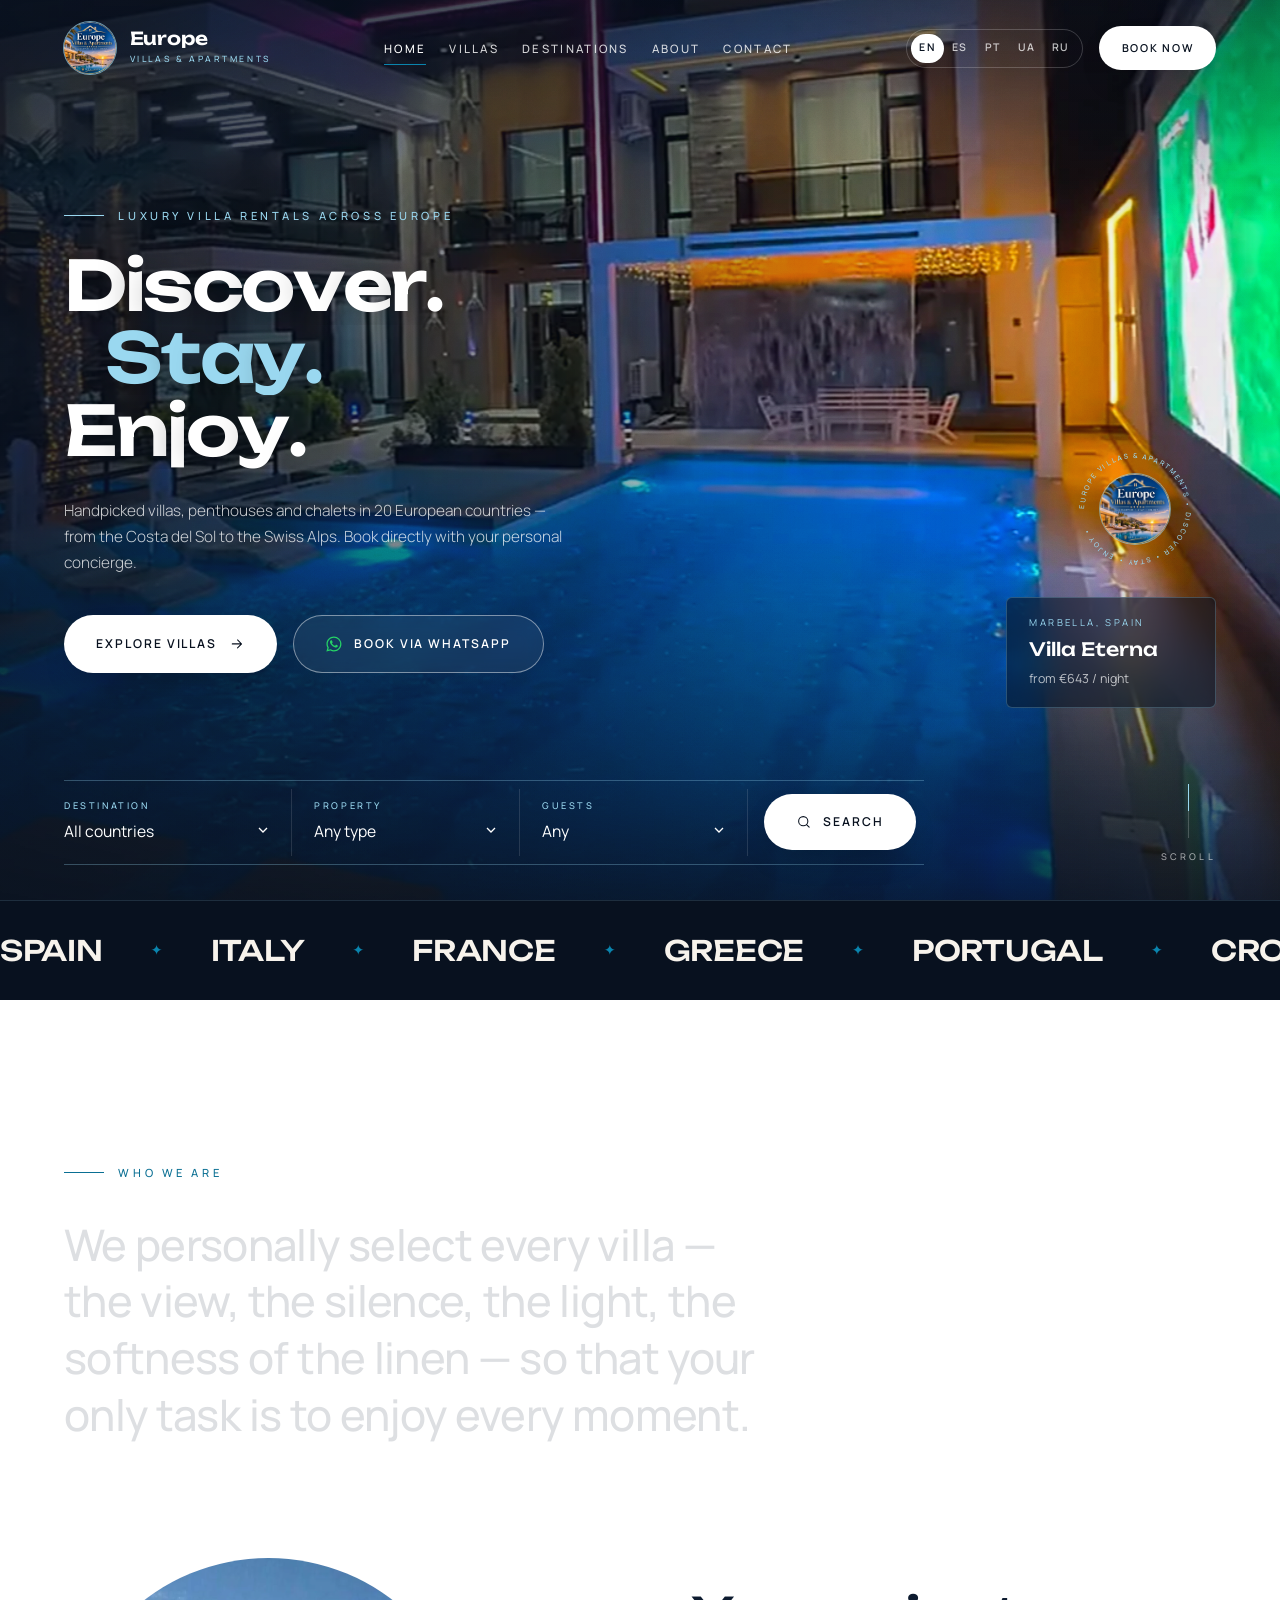
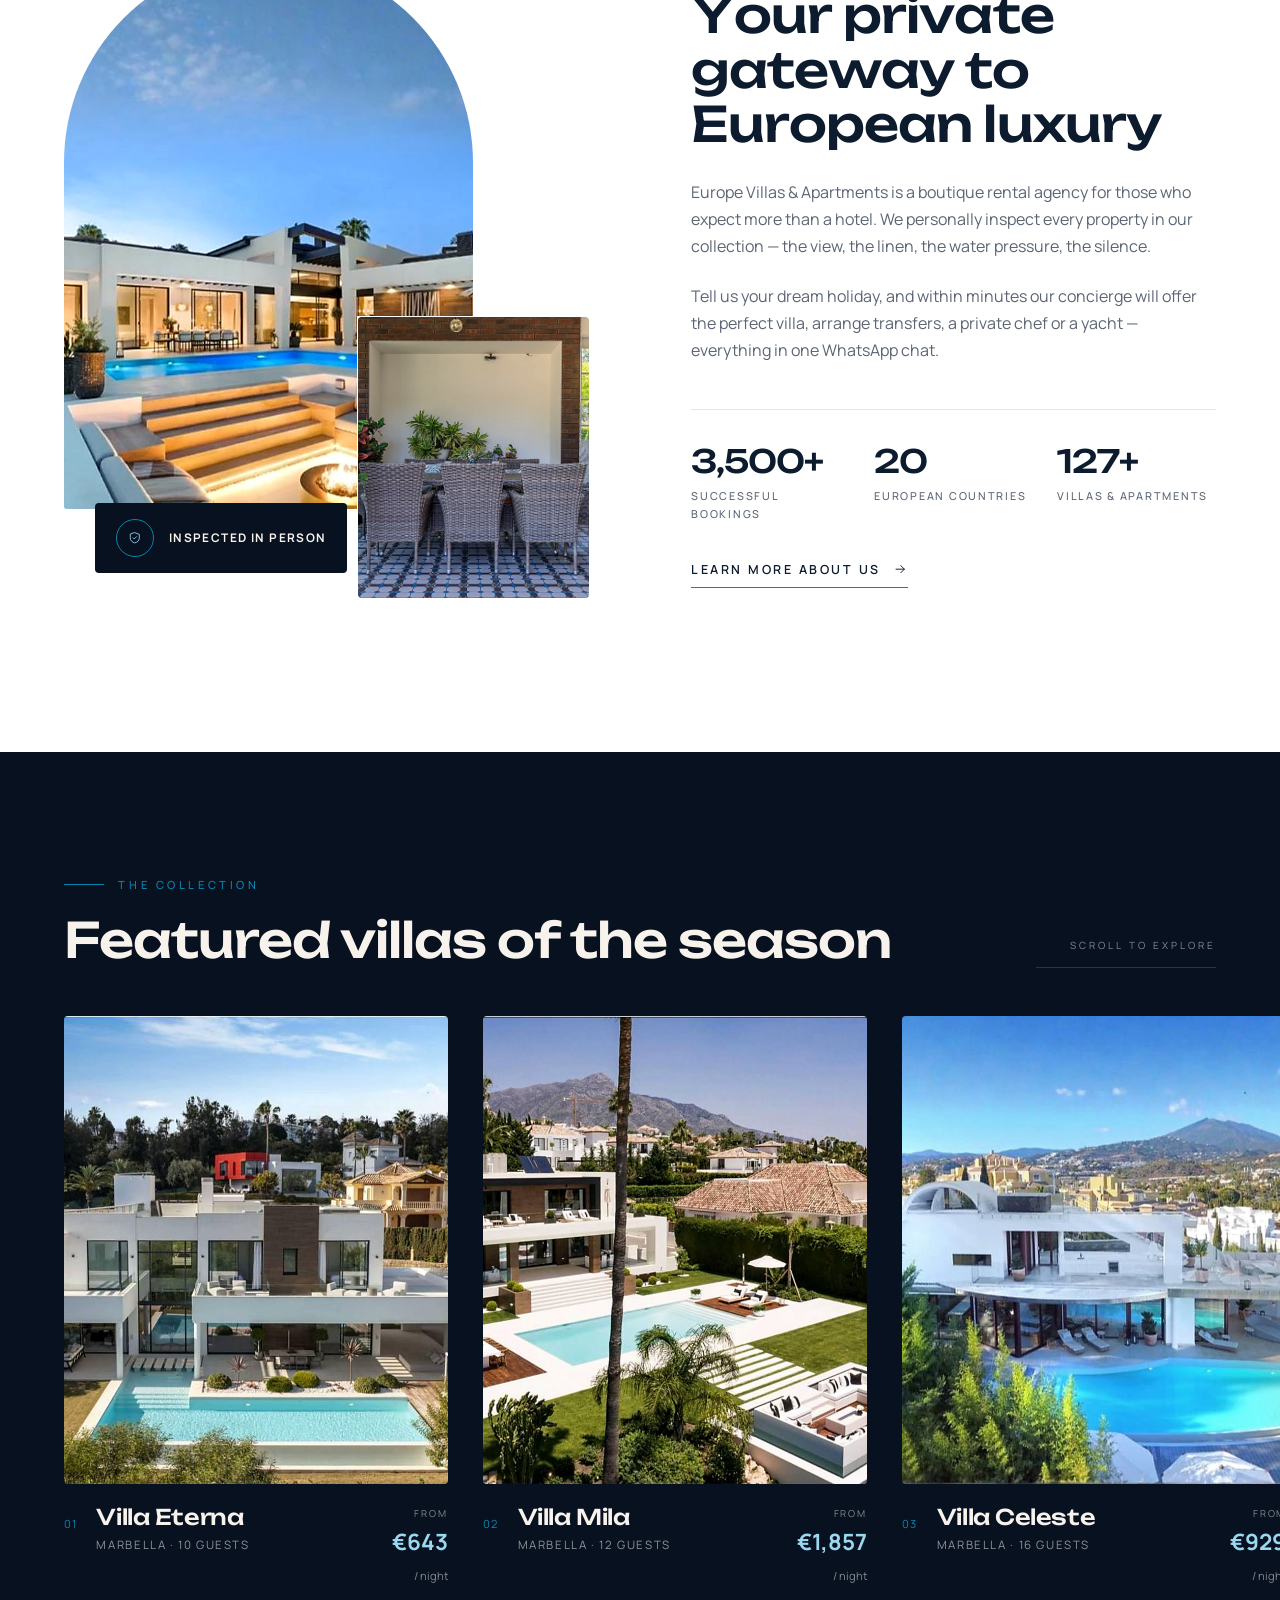
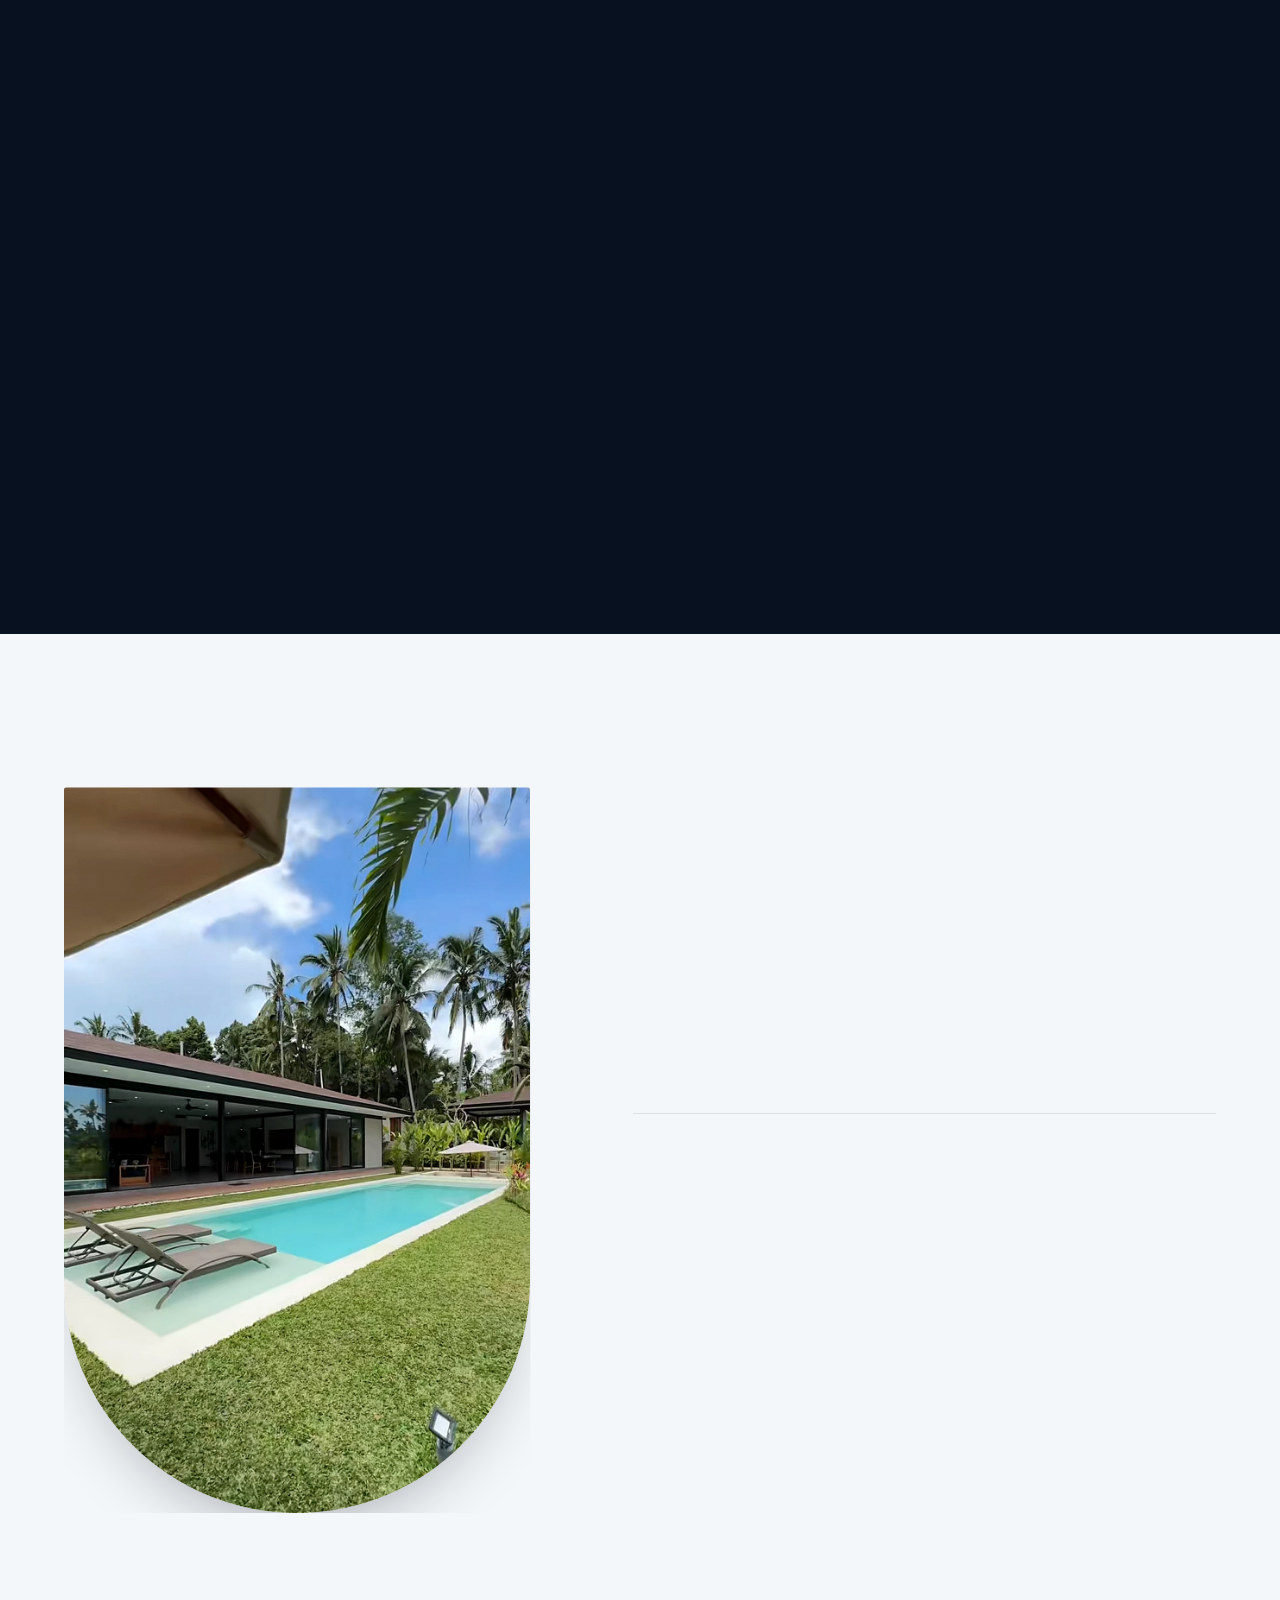
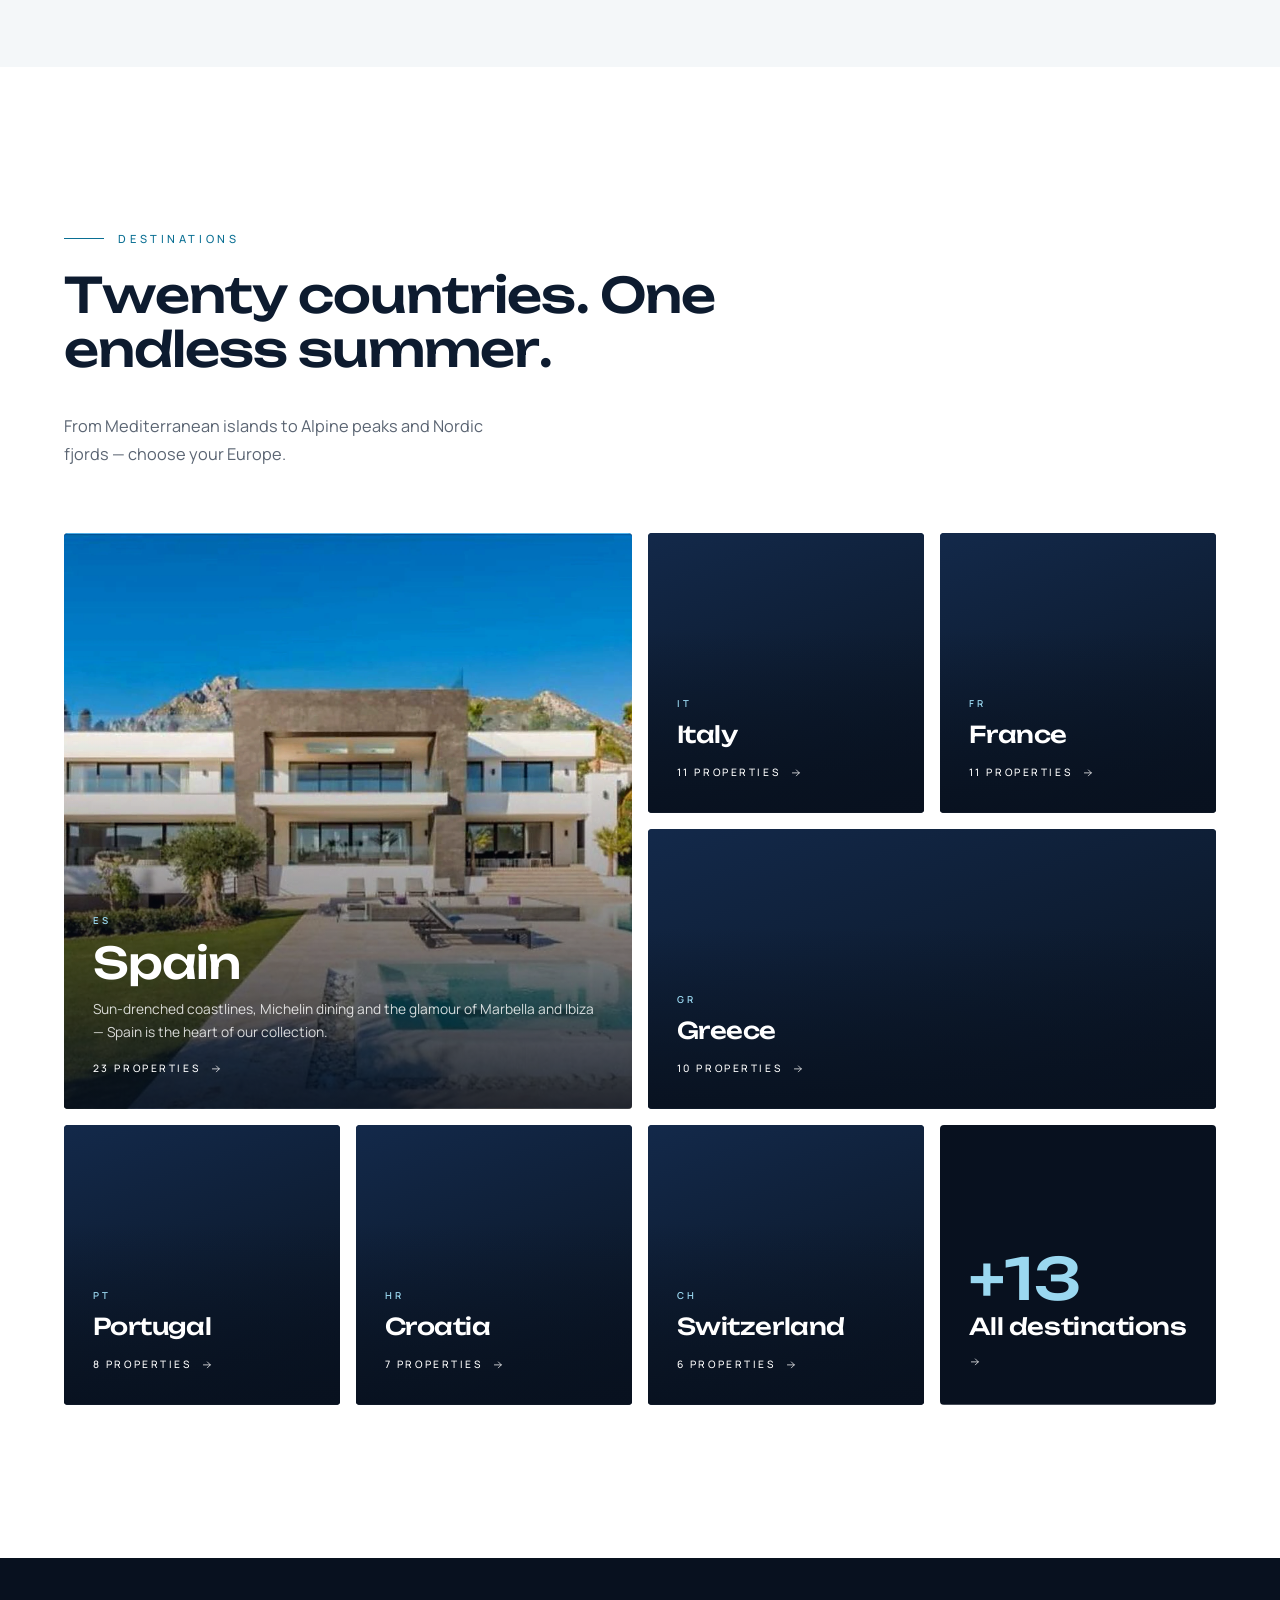
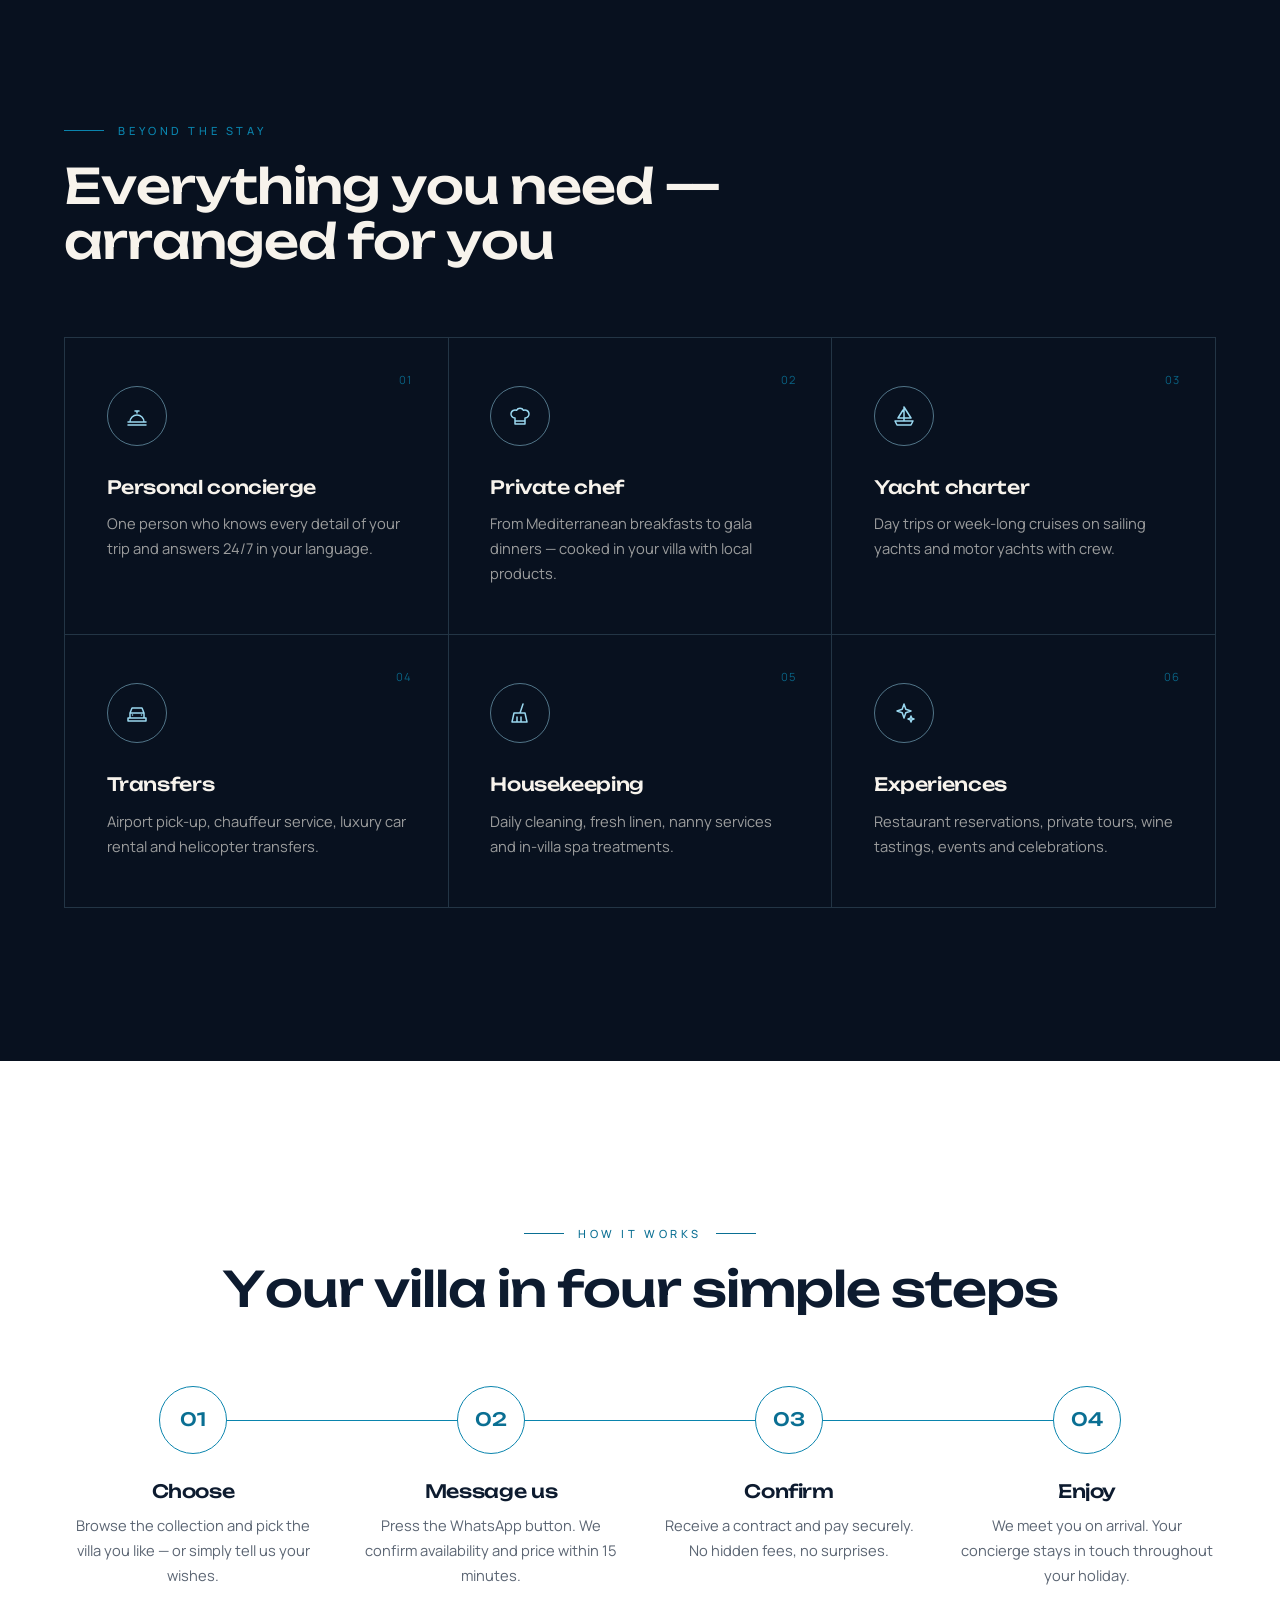
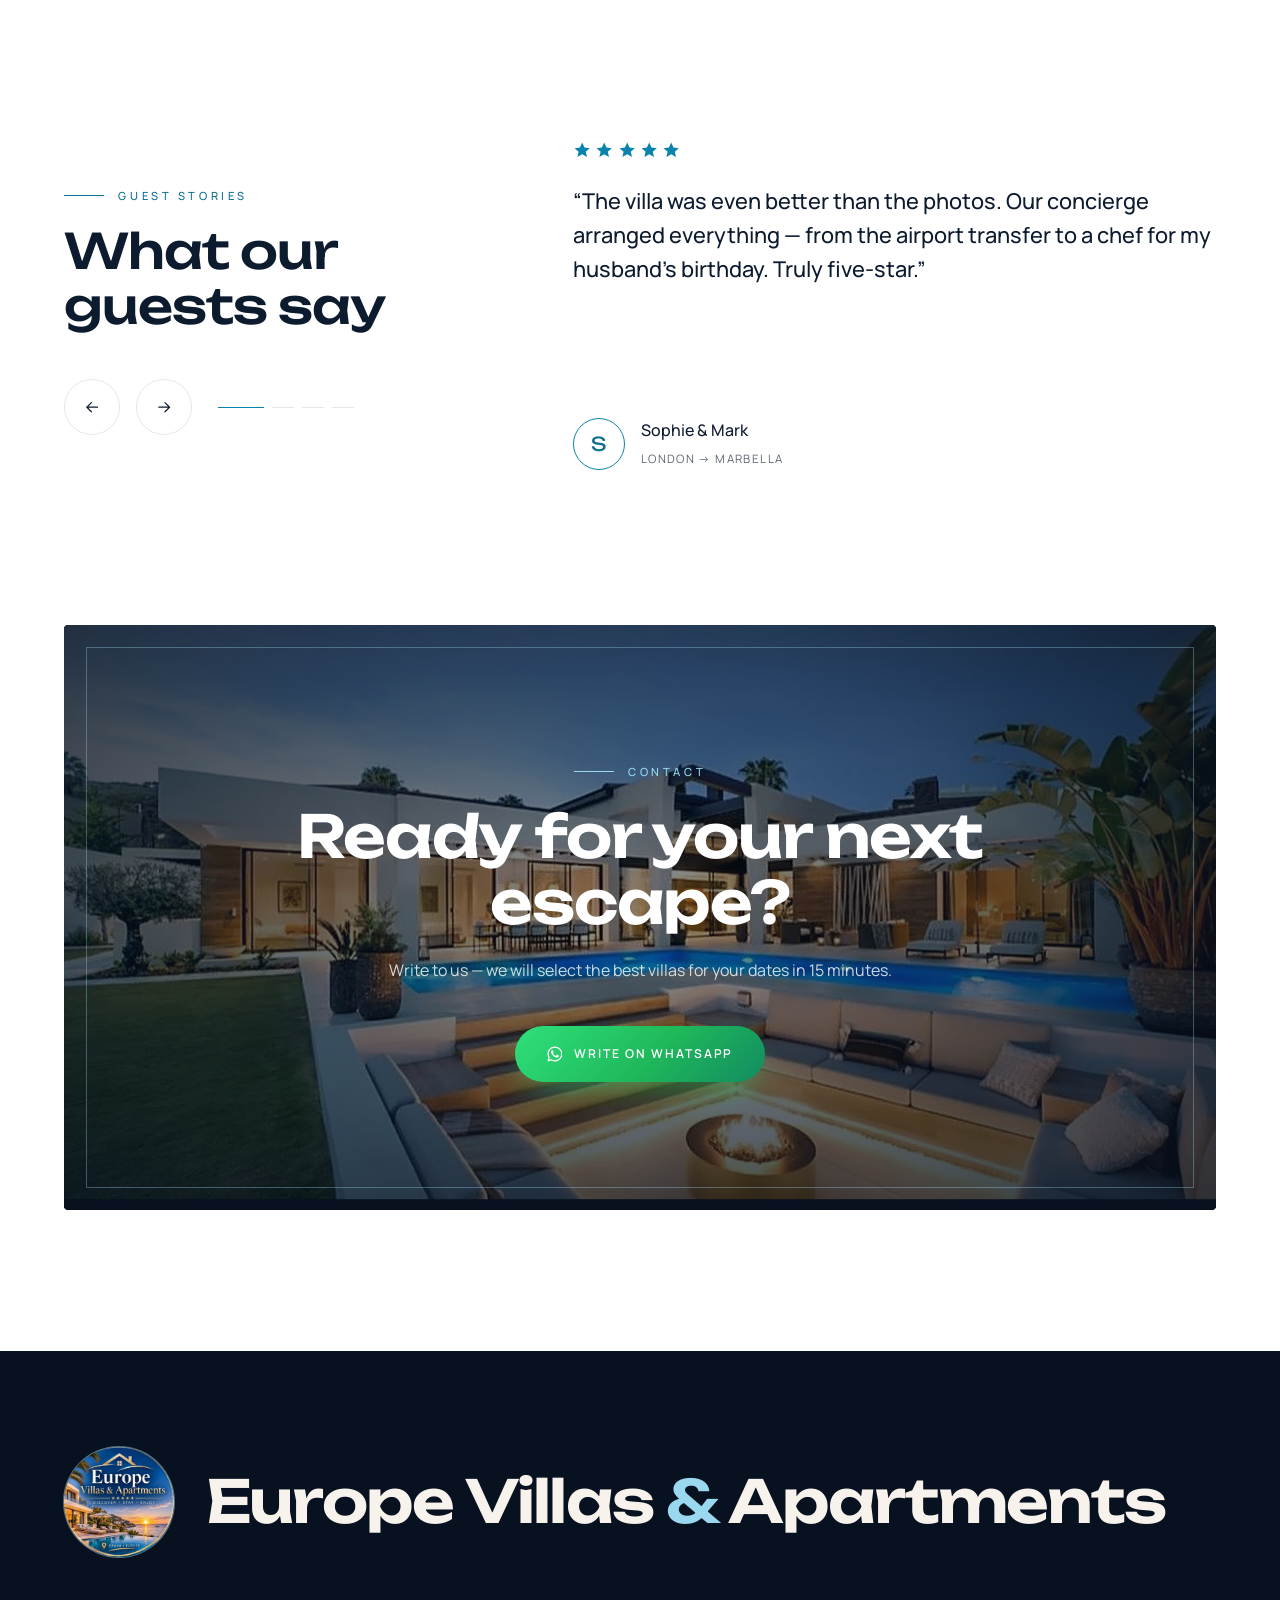
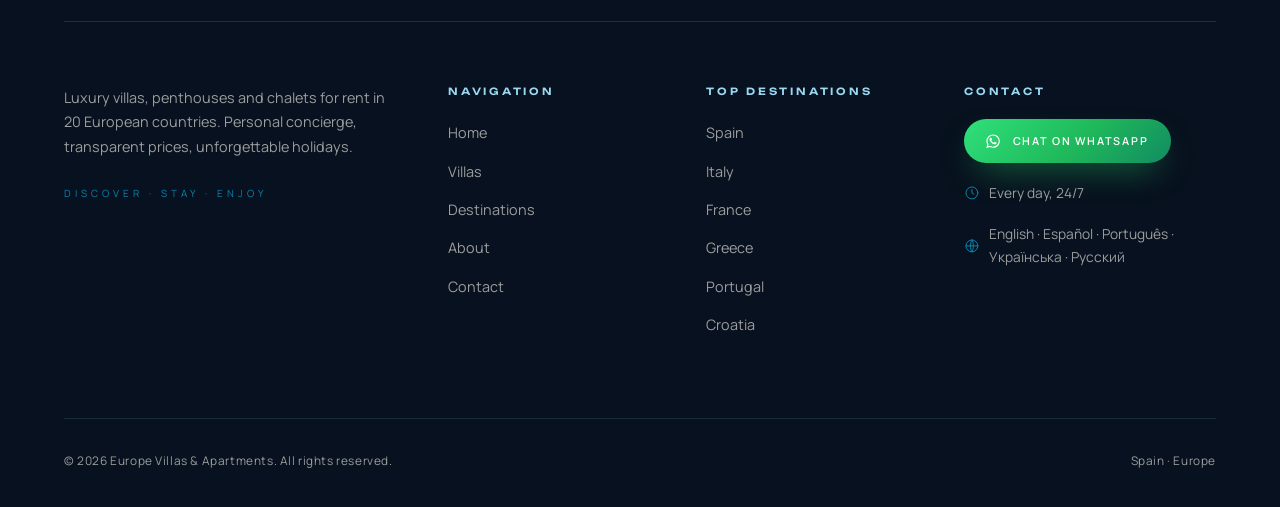
<file: index.html>
<!DOCTYPE html>
<html lang="en">
<head>
  <meta charset="UTF-8">
  <meta name="viewport" content="width=device-width, initial-scale=1">
  <title>Europe Villas & Apartments</title>
  <meta name="description" content="Luxury villa, penthouse and chalet rentals in 20 European countries. Personal concierge. Discover · Stay · Enjoy.">
  <meta name="theme-color" content="#08111f">
  <meta property="og:title" content="Europe Villas & Apartments">
  <meta property="og:image" content="assets/img/villas/salvia.jpg">
  <link rel="icon" href="assets/img/logo.jpg">
  <link rel="preconnect" href="https://fonts.googleapis.com">
  <link rel="preconnect" href="https://fonts.gstatic.com" crossorigin>
  <link href="https://fonts.googleapis.com/css2?family=Manrope:wght@300;400;500;600;700;800&family=Unbounded:wght@400;500;600;700&display=swap" rel="stylesheet">
  <link rel="stylesheet" href="assets/css/style.css?v=202611222101">
</head>
<body data-page="home" data-title="meta.home">
  <div id="preloader">
    <div class="pl-panel top"></div><div class="pl-panel bottom"></div>
    <div class="pl-inner">
      <img class="pl-logo" src="assets/img/logo.jpg" alt="">
      <div class="pl-count"><span class="pl-num">0</span><small>%</small></div>
      <div class="pl-line"><i></i></div>
      <div class="pl-text" data-i18n="loader.text"></div>
    </div>
  </div>
  <div id="site-header"></div>

  <main>
    <!-- ============ HERO ============ -->
    <section class="hero">
      <div class="hero-bg">
        <video class="hero-bg-video" autoplay muted loop playsinline preload="auto" data-fallback="assets/video/hero-poster.webp" poster="assets/video/hero-poster.webp">
          <source src="assets/video/hero.mp4" type="video/mp4">
        </video>
      </div>
      <div class="hero-overlay"></div>
      <div class="film-grain" aria-hidden="true"></div>

      <div class="container hero-grid">
        <div class="hero-content">
          <span class="eyebrow" data-i18n="hero.eyebrow"></span>
          <h1 class="hero-title">
            <span class="split-line"><span class="split" data-i18n="hero.t1"></span></span>
            <span class="split-line serif"><span class="split" data-i18n="hero.t2"></span></span>
            <span class="split-line"><span class="split" data-i18n="hero.t3"></span></span>
          </h1>
          <p class="hero-sub" data-i18n="hero.sub"></p>
          <div class="hero-ctas">
            <a href="villas.html" class="btn btn-light magnetic"><span data-i18n="hero.cta1"></span><svg class="ic" viewBox="0 0 24 24" fill="none" stroke="currentColor" stroke-width="1.6" stroke-linecap="round"><path d="M5 12h14M13 6l6 6-6 6"/></svg></a>
            <button class="btn btn-ghost magnetic" data-wa><span class="wa-inline"></span><span data-i18n="hero.cta2"></span></button>
          </div>
        </div>

        <div class="hero-visual">
          <a class="hero-chip" id="hero-chip" href="villa.html?id=1"></a>
          <div class="hero-badge" aria-hidden="true">
            <svg viewBox="0 0 200 200"><defs><path id="circ" d="M100,100 m-78,0 a78,78 0 1,1 156,0 a78,78 0 1,1 -156,0"/></defs><text><textPath href="#circ" data-i18n="hero.badge"></textPath></text></svg>
            <img src="assets/img/logo.jpg" alt="">
          </div>
        </div>
      </div>

      <div class="container hero-bottom">
        <form class="hero-search" id="hero-search">
          <div class="hs-field"><label for="hs-country" data-i18n="search.where"></label><select id="hs-country"></select></div>
          <div class="hs-field"><label for="hs-type" data-i18n="search.type"></label><select id="hs-type"></select></div>
          <div class="hs-field"><label for="hs-guests" data-i18n="search.guests"></label><select id="hs-guests"></select></div>
          <button class="btn btn-light" type="submit"><svg class="ic" viewBox="0 0 24 24" fill="none" stroke="currentColor" stroke-width="1.6" stroke-linecap="round"><circle cx="11" cy="11" r="7"/><path d="M20 20l-4-4"/></svg><span data-i18n="search.btn"></span></button>
        </form>
        <div class="hero-scroll"><i></i><span data-i18n="hero.scroll"></span></div>
      </div>
    </section>

    <!-- ============ MARQUEE ============ -->
    <div class="marquee"><div class="marquee-track"></div></div>

    <!-- ============ STATEMENT + INTRO ============ -->
    <section class="section statement-sec">
      <div class="container">
        <span class="eyebrow reveal" data-i18n="intro.eyebrow"></span>
        <p class="statement hl" data-i18n="statement"></p>
      </div>
      <div class="container intro">
        <div class="intro-visual">
          <div class="iv-main reveal-clip"><div data-parallax="-0.06" style="background-image:url('assets/img/villas/salvia.webp')"></div></div>
          <div class="iv-small reveal-clip" data-delay="250"><div data-parallax="0.05" style="background-image:url('assets/img/villas/interior-garden.webp')"></div></div>
          <div class="iv-card reveal" data-delay="500"><span><svg class="ic" viewBox="0 0 24 24" fill="none" stroke="currentColor" stroke-width="1.5" stroke-linecap="round" stroke-linejoin="round"><path d="M12 3l8 3v6c0 5-3.5 8-8 9-4.5-1-8-4-8-9V6zM9 12l2 2 4-4"/></svg></span><b data-i18n="intro.card1"></b></div>
        </div>
        <div class="intro-text">
          <h2 class="section-title split-reveal"><span class="split" data-i18n="intro.title"></span></h2>
          <p class="reveal" data-i18n="intro.p1"></p>
          <p class="reveal" data-delay="100" data-i18n="intro.p2"></p>
          <div class="stats-inline reveal" data-delay="200">
            <div><b><span class="counter" id="stat-deals" data-to="0">0</span>+</b><span data-i18n="stats.deals"></span></div>
            <div><b><span class="counter" id="stat-countries" data-to="0">0</span></b><span data-i18n="stats.countries"></span></div>
            <div><b><span class="counter" id="stat-villas" data-to="0">0</span>+</b><span data-i18n="stats.villas"></span></div>
          </div>
          <a href="about.html" class="link-arrow reveal" data-delay="300"><span data-i18n="intro.cta"></span><svg class="ic" viewBox="0 0 24 24" fill="none" stroke="currentColor" stroke-width="1.6" stroke-linecap="round"><path d="M5 12h14M13 6l6 6-6 6"/></svg></a>
        </div>
      </div>
    </section>

    <!-- ============ HORIZONTAL SHOWCASE ============ -->
    <section class="hscroll">
      <div class="hs-sticky">
        <div class="container hs-head">
          <div>
            <span class="eyebrow" data-i18n="featured.eyebrow"></span>
            <h2 class="section-title" data-i18n="featured.title"></h2>
          </div>
          <div class="hs-hint"><span data-i18n="featured.hint"></span><div class="hs-bar"><i></i></div></div>
        </div>
        <div class="hs-track" id="hs-track"></div>
      </div>
    </section>

    <!-- ============ EXPERIENCE (VIDEO) ============ -->
    <section class="section experience">
      <div class="container exp-grid">
        <div class="exp-visual reveal-clip">
          <video autoplay muted loop playsinline preload="metadata" data-fallback="assets/video/villa-poster.webp" poster="assets/video/villa-poster.webp">
            <source src="assets/video/villa.mp4" type="video/mp4">
          </video>
          <div class="film-grain" aria-hidden="true"></div>
        </div>
        <div class="exp-text">
          <span class="eyebrow reveal" data-i18n="exp.eyebrow"></span>
          <h2 class="section-title split-reveal"><span class="split" data-i18n="exp.title"></span></h2>
          <p class="reveal" data-i18n="exp.text"></p>
          <ul class="exp-list">
            <li class="reveal" data-delay="0"><i></i><span data-i18n="exp.l1"></span></li>
            <li class="reveal" data-delay="100"><i></i><span data-i18n="exp.l2"></span></li>
            <li class="reveal" data-delay="200"><i></i><span data-i18n="exp.l3"></span></li>
            <li class="reveal" data-delay="300"><i></i><span data-i18n="exp.l4"></span></li>
          </ul>
          <button class="btn btn-dark magnetic reveal" data-delay="400" data-wa><span class="wa-inline"></span><span data-i18n="hero.cta2"></span></button>
        </div>
      </div>
    </section>

    <!-- ============ DESTINATIONS ============ -->
    <section class="section">
      <div class="container">
        <div class="section-head">
          <div>
            <span class="eyebrow reveal" data-i18n="dest.eyebrow"></span>
            <h2 class="section-title split-reveal"><span class="split" data-i18n="dest.title"></span></h2>
          </div>
          <p class="section-sub reveal" data-i18n="dest.sub"></p>
        </div>
        <div class="bento" id="dest-bento"></div>
      </div>
    </section>

    <!-- ============ SERVICES ============ -->
    <section class="section services">
      <div class="container">
        <div class="section-head">
          <div>
            <span class="eyebrow reveal" data-i18n="services.eyebrow"></span>
            <h2 class="section-title split-reveal"><span class="split" data-i18n="services.title"></span></h2>
          </div>
        </div>
        <div class="svc-grid" id="svc-grid"></div>
      </div>
    </section>

    <!-- ============ STEPS ============ -->
    <section class="section">
      <div class="container">
        <div class="section-head center">
          <div>
            <span class="eyebrow reveal" data-i18n="steps.eyebrow"></span>
            <h2 class="section-title split-reveal"><span class="split" data-i18n="steps.title"></span></h2>
          </div>
        </div>
        <div class="steps line-reveal">
          <div class="steps-line"></div>
          <div class="step"><div class="step-num">01</div><h3 data-i18n="st1.t"></h3><p data-i18n="st1.d"></p></div>
          <div class="step"><div class="step-num">02</div><h3 data-i18n="st2.t"></h3><p data-i18n="st2.d"></p></div>
          <div class="step"><div class="step-num">03</div><h3 data-i18n="st3.t"></h3><p data-i18n="st3.d"></p></div>
          <div class="step"><div class="step-num">04</div><h3 data-i18n="st4.t"></h3><p data-i18n="st4.d"></p></div>
        </div>
      </div>
    </section>

    <!-- ============ TESTIMONIALS ============ -->
    <section class="section" style="padding-top:0">
      <div class="container testi-wrap">
        <div>
          <span class="eyebrow reveal" data-i18n="testi.eyebrow"></span>
          <h2 class="section-title split-reveal"><span class="split" data-i18n="testi.title"></span></h2>
          <div class="testi-nav reveal">
            <button class="arrow" id="testi-prev" aria-label="Previous"><svg class="ic" viewBox="0 0 24 24" fill="none" stroke="currentColor" stroke-width="1.6" stroke-linecap="round"><path d="M19 12H5M11 6l-6 6 6 6"/></svg></button>
            <button class="arrow" id="testi-next" aria-label="Next"><svg class="ic" viewBox="0 0 24 24" fill="none" stroke="currentColor" stroke-width="1.6" stroke-linecap="round"><path d="M5 12h14M13 6l6 6-6 6"/></svg></button>
            <div id="testi-dots"></div>
          </div>
        </div>
        <div class="testi-track reveal" id="testi-track"></div>
      </div>
    </section>

    <!-- ============ CTA ============ -->
    <section class="container">
      <div class="cta-band reveal-clip">
        <div class="cta-bg" data-parallax="0.12" style="background-image:url('assets/img/villas/salvia.webp')"></div>
        <span class="eyebrow" data-i18n="footer.contact"></span>
        <h2 data-i18n="cta.title"></h2>
        <p data-i18n="cta.text"></p>
        <button class="btn btn-wa magnetic" data-wa><span class="wa-inline"></span><span data-i18n="cta.btn"></span></button>
      </div>
    </section>
  </main>

  <div id="site-footer"></div>

  <script src="assets/js/i18n.js?v=202611222101"></script>
  <script src="assets/js/data.js?v=202611222101"></script>
  <script src="assets/js/i18n-pt-uk.js?v=202611222101"></script>
  <script src="assets/js/main.js?v=202611222101"></script>
  <script src="assets/js/pages.js?v=202611222101"></script>
</body>
</html>
</file>
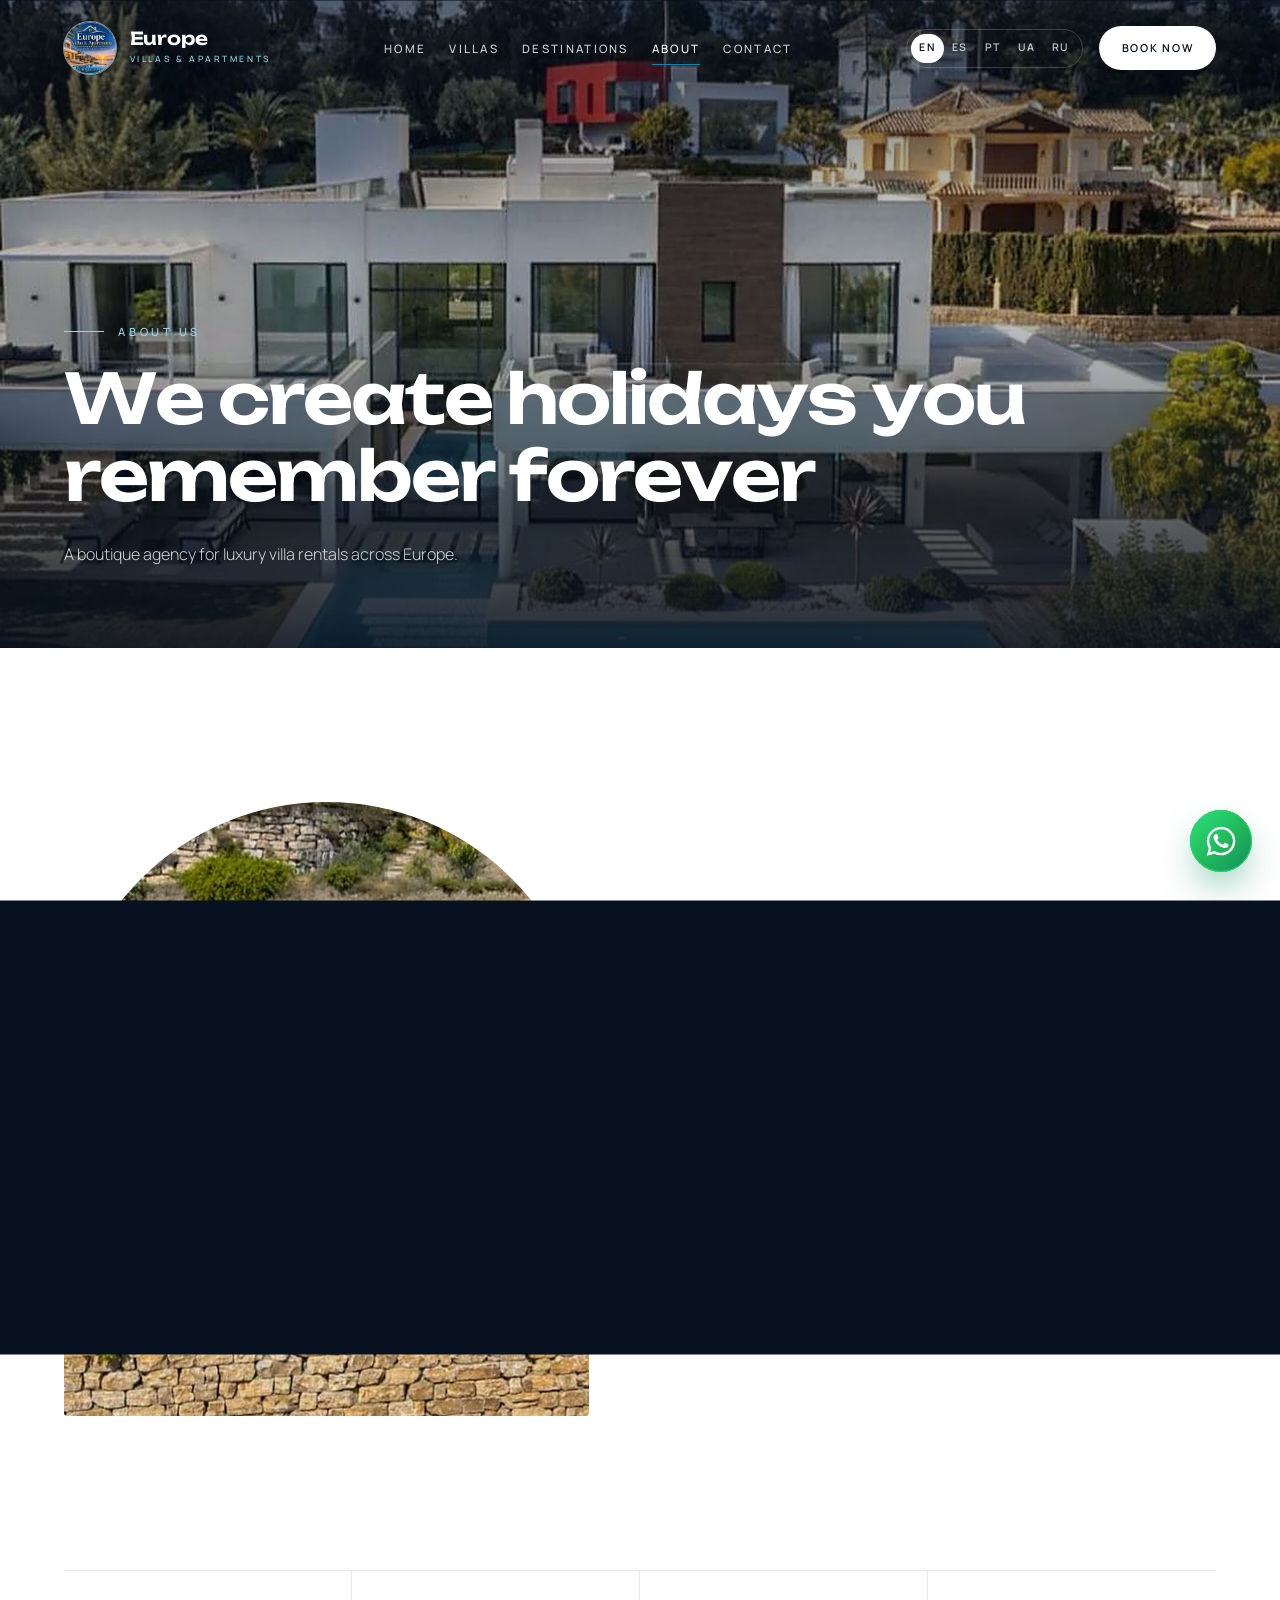
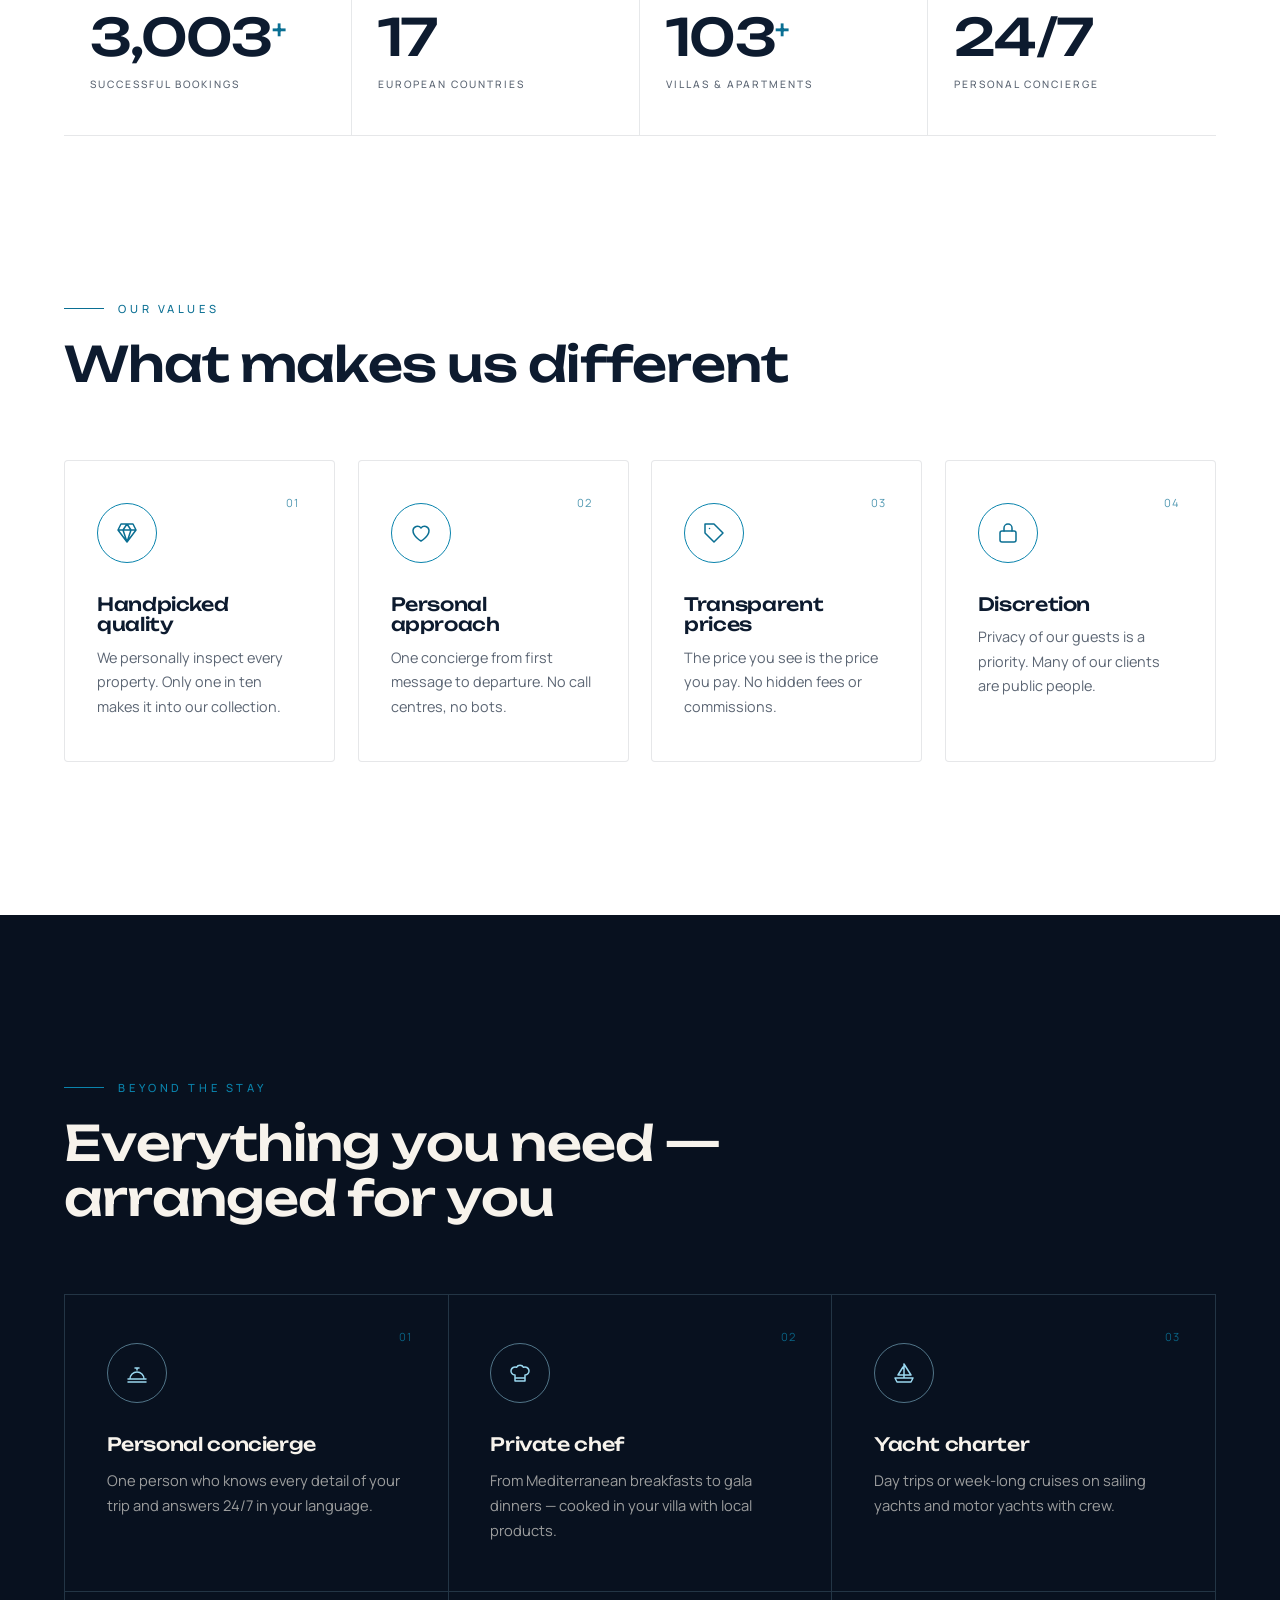
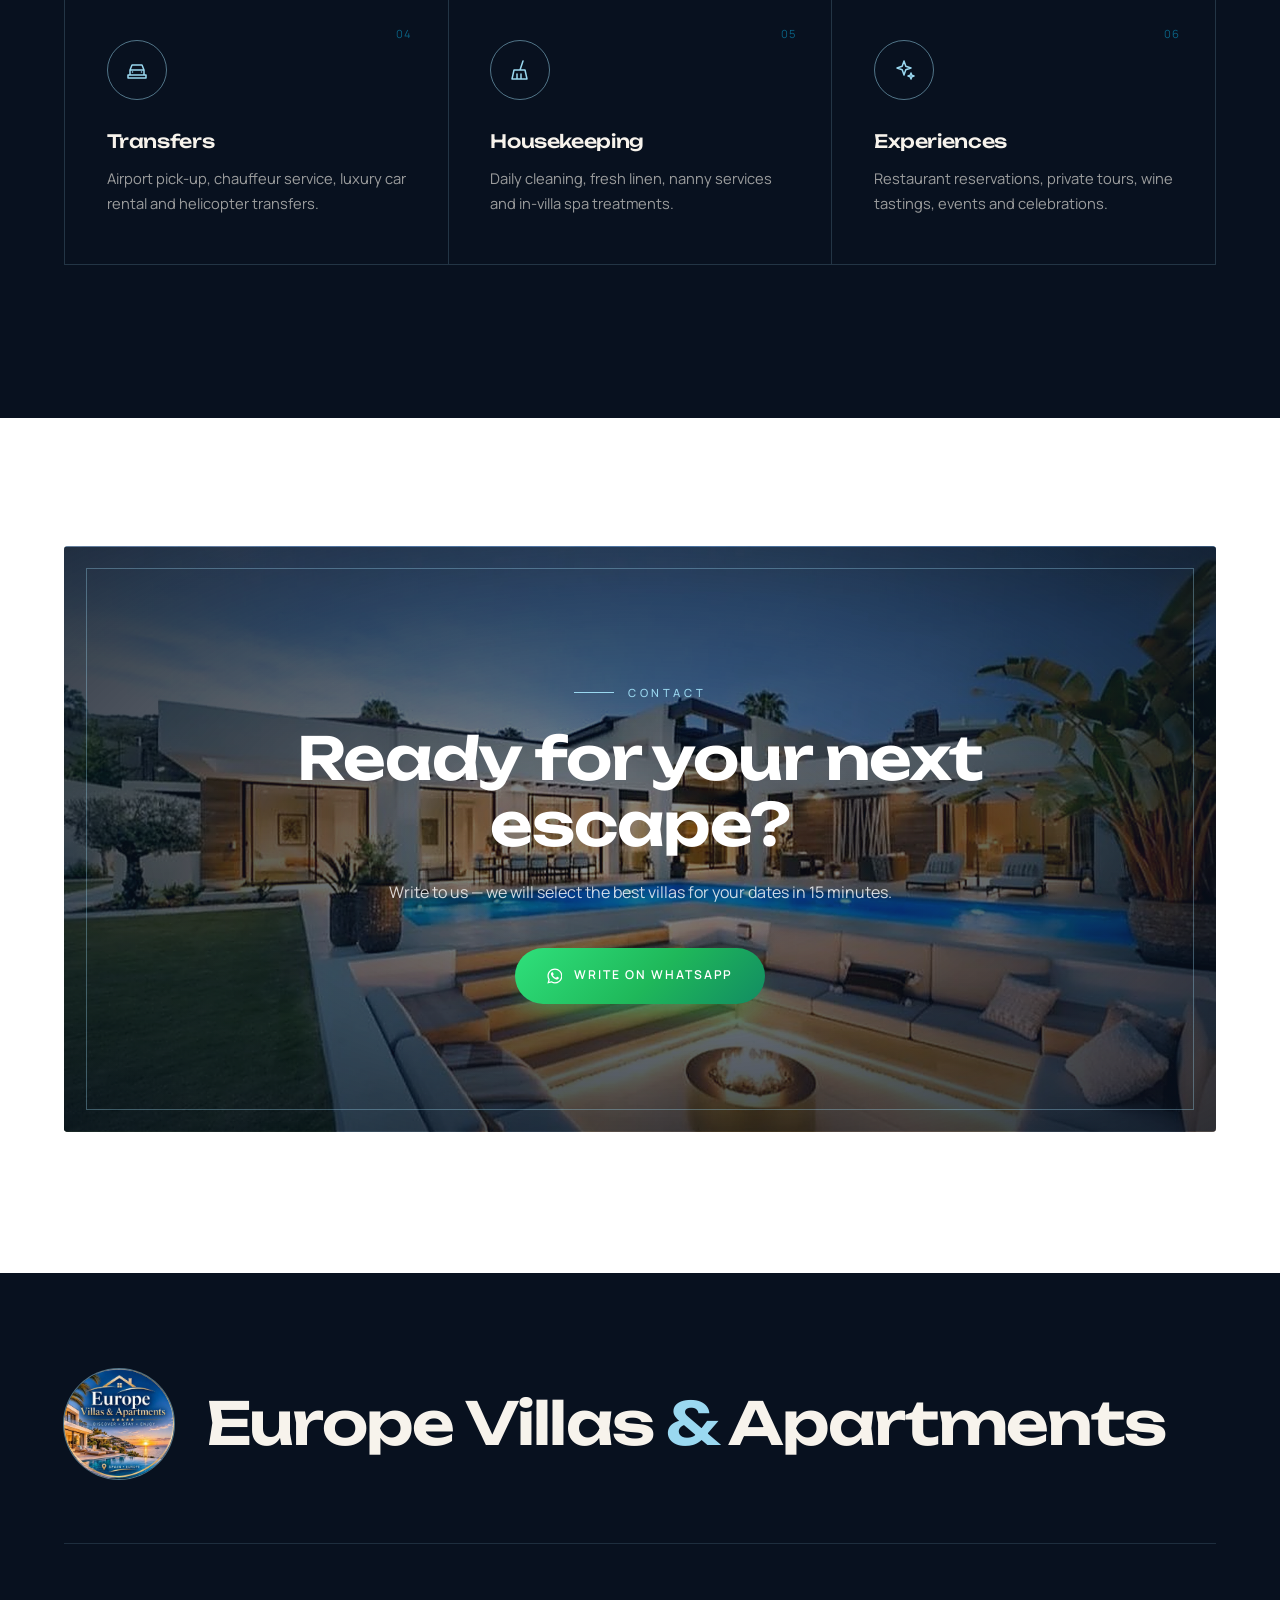
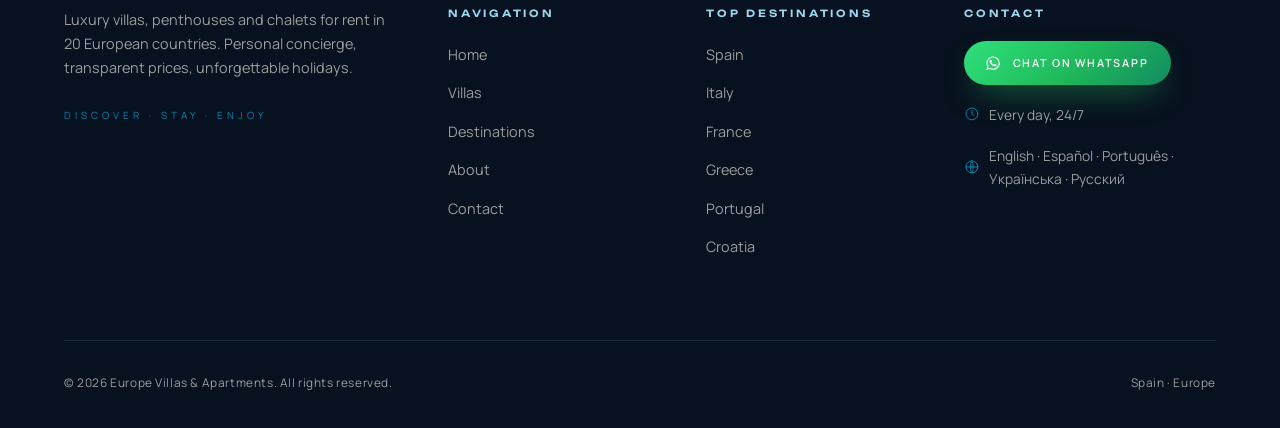
<file: about.html>
<!DOCTYPE html>
<html lang="en">
<head>
  <meta charset="UTF-8">
  <meta name="viewport" content="width=device-width, initial-scale=1">
  <title>About | Europe Villas & Apartments</title>
  <meta name="theme-color" content="#08111f">
  <link rel="icon" href="assets/img/logo.jpg">
  <link rel="preconnect" href="https://fonts.googleapis.com">
  <link rel="preconnect" href="https://fonts.gstatic.com" crossorigin>
  <link href="https://fonts.googleapis.com/css2?family=Manrope:wght@300;400;500;600;700;800&family=Unbounded:wght@400;500;600;700&display=swap" rel="stylesheet">
  <link rel="stylesheet" href="assets/css/style.css?v=202611222101">
</head>
<body data-page="about" data-title="meta.about">
  <div id="preloader"><div class="pl-panel top"></div><div class="pl-panel bottom"></div><div class="pl-inner"><img class="pl-logo" src="assets/img/logo.jpg" alt=""><div class="pl-count"><span class="pl-num">0</span><small>%</small></div><div class="pl-line"><i></i></div><div class="pl-text" data-i18n="loader.text"></div></div></div>
  <div id="site-header"></div>

  <main>
    <section class="page-hero">
      <div class="ph-bg" data-parallax="0.25" style="background-image:url('assets/img/villas/eterna.webp'), var(--grad-deep)"></div>
      <div class="ph-overlay"></div>
      <div class="container ph-content">
        <span class="eyebrow reveal" data-i18n="ab.eyebrow"></span>
        <h1 class="ph-title split-reveal"><span class="split" data-i18n="ab.title"></span></h1>
        <p class="ph-sub reveal" data-delay="200" data-i18n="ab.sub"></p>
      </div>
      <svg class="ph-wave" viewBox="0 0 1440 70" preserveAspectRatio="none"><path fill="currentColor" d="M0,40 C240,80 480,0 720,30 C960,60 1200,10 1440,40 L1440,70 L0,70 Z"/></svg>
    </section>

    <section class="section">
      <div class="container about-grid">
        <div class="about-img reveal-clip"><div data-parallax="-0.06" style="background-image:url('assets/img/villas/velara.webp'), var(--grad-deep)"></div></div>
        <div class="about-text">
          <span class="eyebrow reveal" data-i18n="ab.story.eyebrow"></span>
          <h2 class="section-title split-reveal"><span class="split" data-i18n="ab.story.title"></span></h2>
          <p class="reveal" data-i18n="ab.story.p1"></p>
          <p class="reveal" data-delay="100" data-i18n="ab.story.p2"></p>
        </div>
      </div>
    </section>

    <section class="section" style="padding-top:0">
      <div class="container stats">
        <div class="stat reveal"><div class="stat-num"><span class="counter" data-to="3500">0</span><sup>+</sup></div><p data-i18n="stats.deals"></p></div>
        <div class="stat reveal" data-delay="100"><div class="stat-num"><span class="counter" data-to="20">0</span></div><p data-i18n="stats.countries"></p></div>
        <div class="stat reveal" data-delay="200"><div class="stat-num"><span class="counter" data-to="120">0</span><sup>+</sup></div><p data-i18n="stats.villas"></p></div>
        <div class="stat reveal" data-delay="300"><div class="stat-num">24/7</div><p data-i18n="stats.support"></p></div>
      </div>
    </section>

    <section class="section" style="padding-top:0">
      <div class="container">
        <div class="section-head">
          <div>
            <span class="eyebrow reveal" data-i18n="ab.values.eyebrow"></span>
            <h2 class="section-title split-reveal"><span class="split" data-i18n="ab.values.title"></span></h2>
          </div>
        </div>
        <div class="values" id="values-grid"></div>
      </div>
    </section>

    <section class="section services">
      <div class="container" style="position:relative">
        <div class="section-head">
          <div>
            <span class="eyebrow reveal" data-i18n="services.eyebrow"></span>
            <h2 class="section-title split-reveal"><span class="split" data-i18n="services.title"></span></h2>
          </div>
        </div>
        <div class="svc-grid" id="svc-grid"></div>
      </div>
    </section>

    <section class="container" style="margin-top:clamp(80px,10vw,140px)">
      <div class="cta-band reveal-clip">
        <div class="cta-bg" data-parallax="0.12" style="background-image:url('assets/img/villas/salvia.webp')"></div><span class="eyebrow" data-i18n="footer.contact"></span>
        <h2 data-i18n="cta.title"></h2>
        <p data-i18n="cta.text"></p>
        <button class="btn btn-wa magnetic" data-wa><span class="wa-inline"></span><span data-i18n="cta.btn"></span></button>
      </div>
    </section>
  </main>

  <div id="site-footer"></div>

  <script src="assets/js/i18n.js?v=202611222101"></script>
  <script src="assets/js/data.js?v=202611222101"></script>
  <script src="assets/js/i18n-pt-uk.js?v=202611222101"></script>
  <script src="assets/js/main.js?v=202611222101"></script>
  <script src="assets/js/pages.js?v=202611222101"></script>
</body>
</html>
</file>
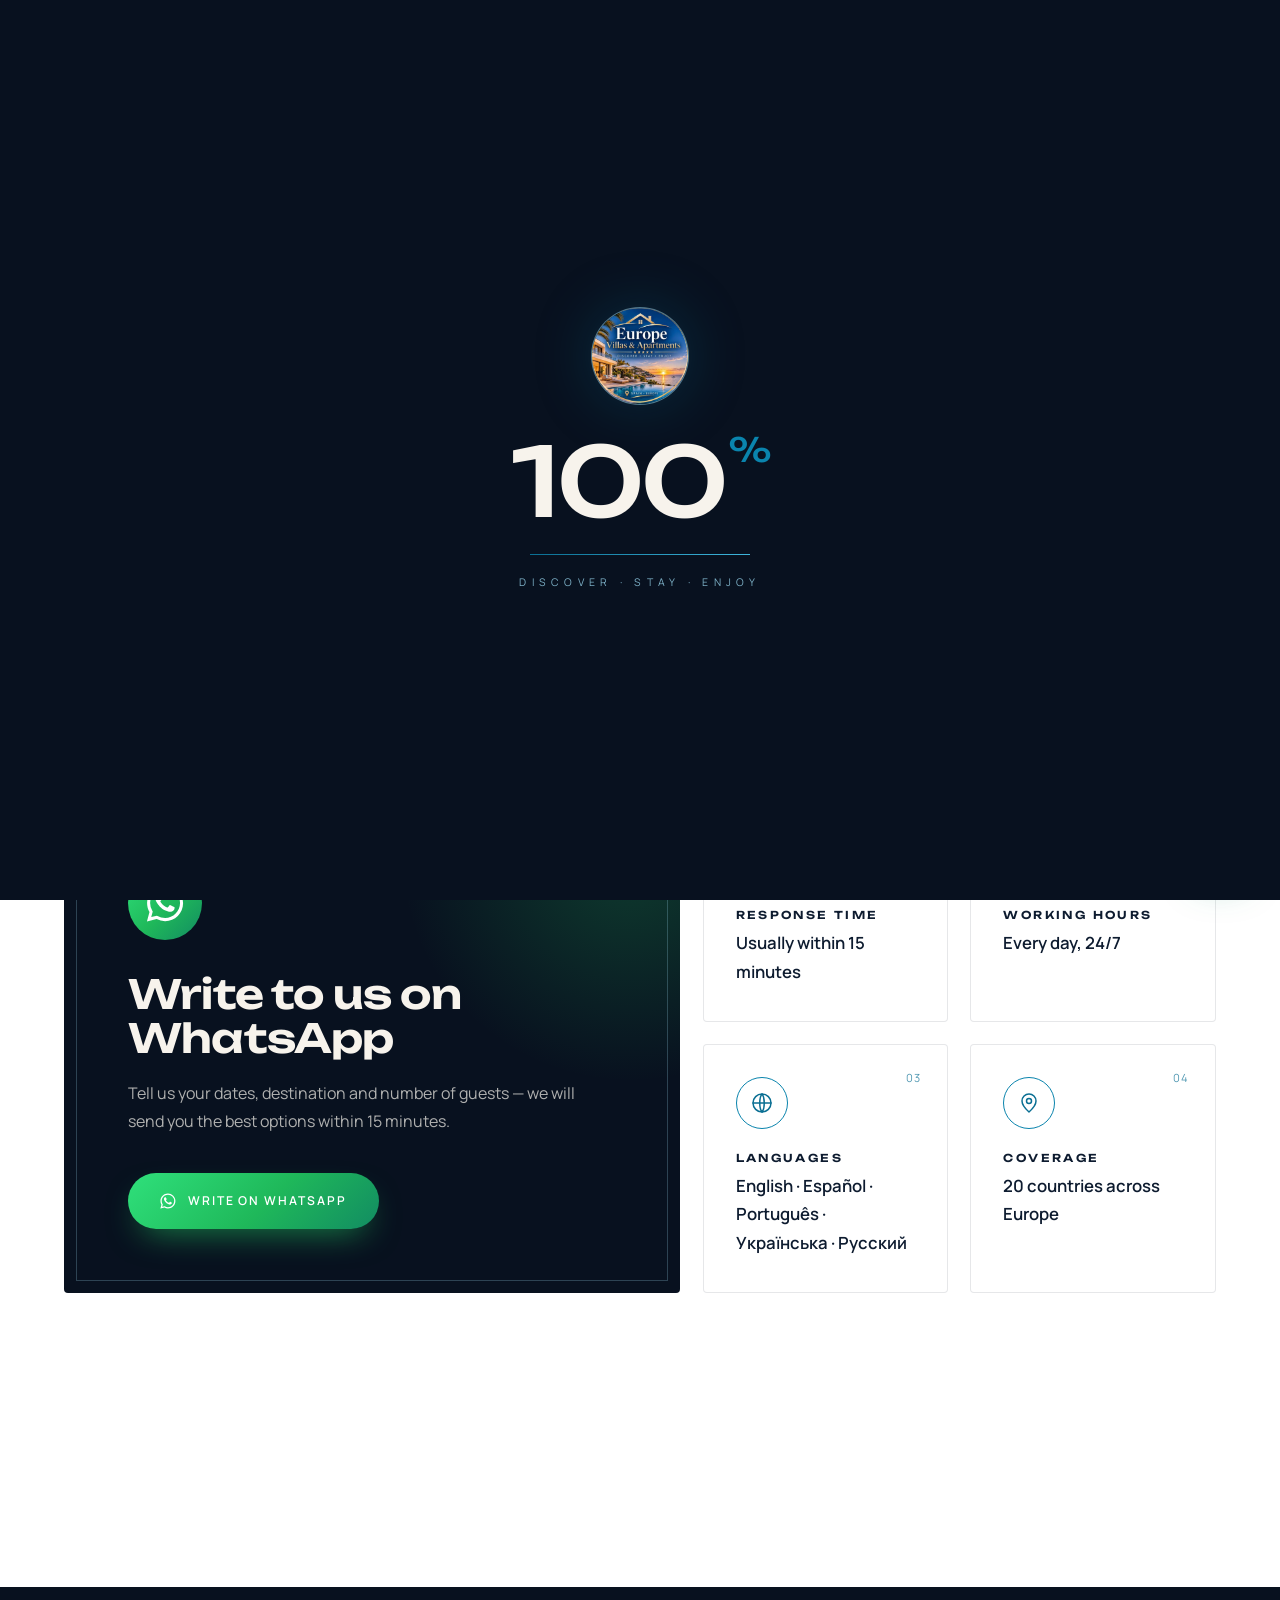
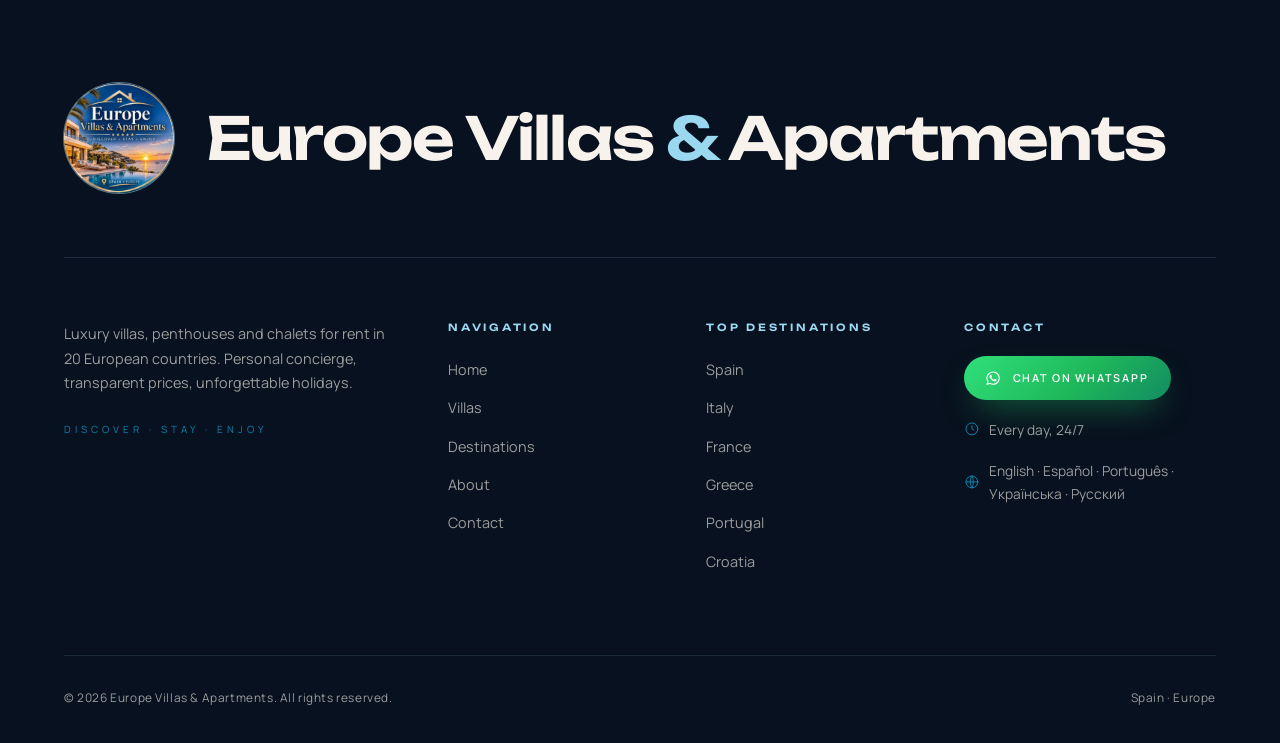
<file: contact.html>
<!DOCTYPE html>
<html lang="en">
<head>
  <meta charset="UTF-8">
  <meta name="viewport" content="width=device-width, initial-scale=1">
  <title>Contact | Europe Villas & Apartments</title>
  <meta name="theme-color" content="#08111f">
  <link rel="icon" href="assets/img/logo.jpg">
  <link rel="preconnect" href="https://fonts.googleapis.com">
  <link rel="preconnect" href="https://fonts.gstatic.com" crossorigin>
  <link href="https://fonts.googleapis.com/css2?family=Manrope:wght@300;400;500;600;700;800&family=Unbounded:wght@400;500;600;700&display=swap" rel="stylesheet">
  <link rel="stylesheet" href="assets/css/style.css?v=202611222101">
</head>
<body data-page="contact" data-title="meta.contact">
  <div id="preloader"><div class="pl-panel top"></div><div class="pl-panel bottom"></div><div class="pl-inner"><img class="pl-logo" src="assets/img/logo.jpg" alt=""><div class="pl-count"><span class="pl-num">0</span><small>%</small></div><div class="pl-line"><i></i></div><div class="pl-text" data-i18n="loader.text"></div></div></div>
  <div id="site-header"></div>

  <main>
    <section class="page-hero">
      <div class="ph-bg" data-parallax="0.25" style="background-image:url('assets/img/villas/enzo.webp'), var(--grad-deep)"></div>
      <div class="ph-overlay"></div>
      <div class="container ph-content">
        <span class="eyebrow reveal" data-i18n="ct.eyebrow"></span>
        <h1 class="ph-title split-reveal"><span class="split" data-i18n="ct.title"></span></h1>
        <p class="ph-sub reveal" data-delay="200" data-i18n="ct.sub"></p>
      </div>
      <svg class="ph-wave" viewBox="0 0 1440 70" preserveAspectRatio="none"><path fill="currentColor" d="M0,40 C240,80 480,0 720,30 C960,60 1200,10 1440,40 L1440,70 L0,70 Z"/></svg>
    </section>

    <section class="section">
      <div class="container contact-grid">
        <div class="wa-card reveal">
          <div class="wa-big"><span class="wa-inline"></span></div>
          <h2 data-i18n="ct.card.title"></h2>
          <p data-i18n="ct.card.text"></p>
          <button class="btn btn-wa magnetic" data-wa><span class="wa-inline"></span><span data-i18n="cta.btn"></span></button>
        </div>
        <div class="ct-facts" id="ct-facts"></div>
      </div>
    </section>
  </main>

  <div id="site-footer"></div>

  <script src="assets/js/i18n.js?v=202611222101"></script>
  <script src="assets/js/data.js?v=202611222101"></script>
  <script src="assets/js/i18n-pt-uk.js?v=202611222101"></script>
  <script src="assets/js/main.js?v=202611222101"></script>
  <script src="assets/js/pages.js?v=202611222101"></script>
</body>
</html>
</file>
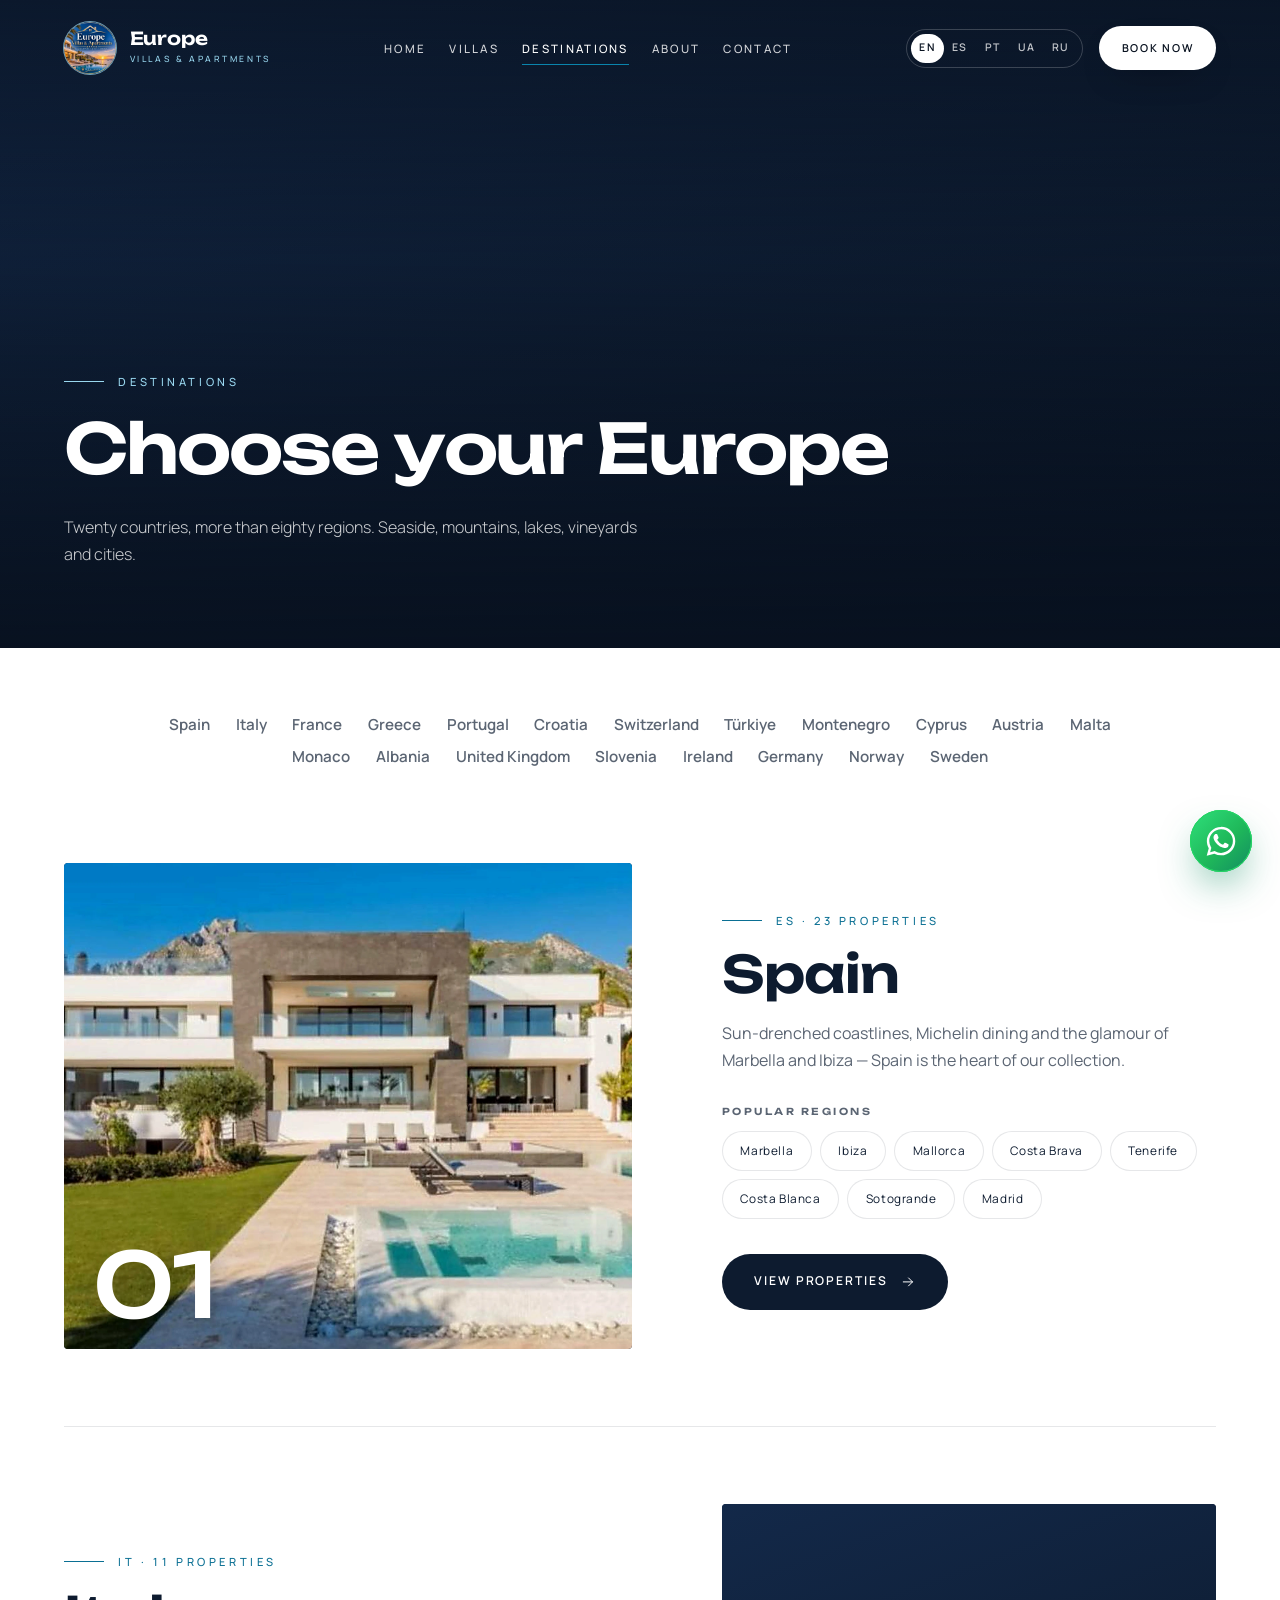
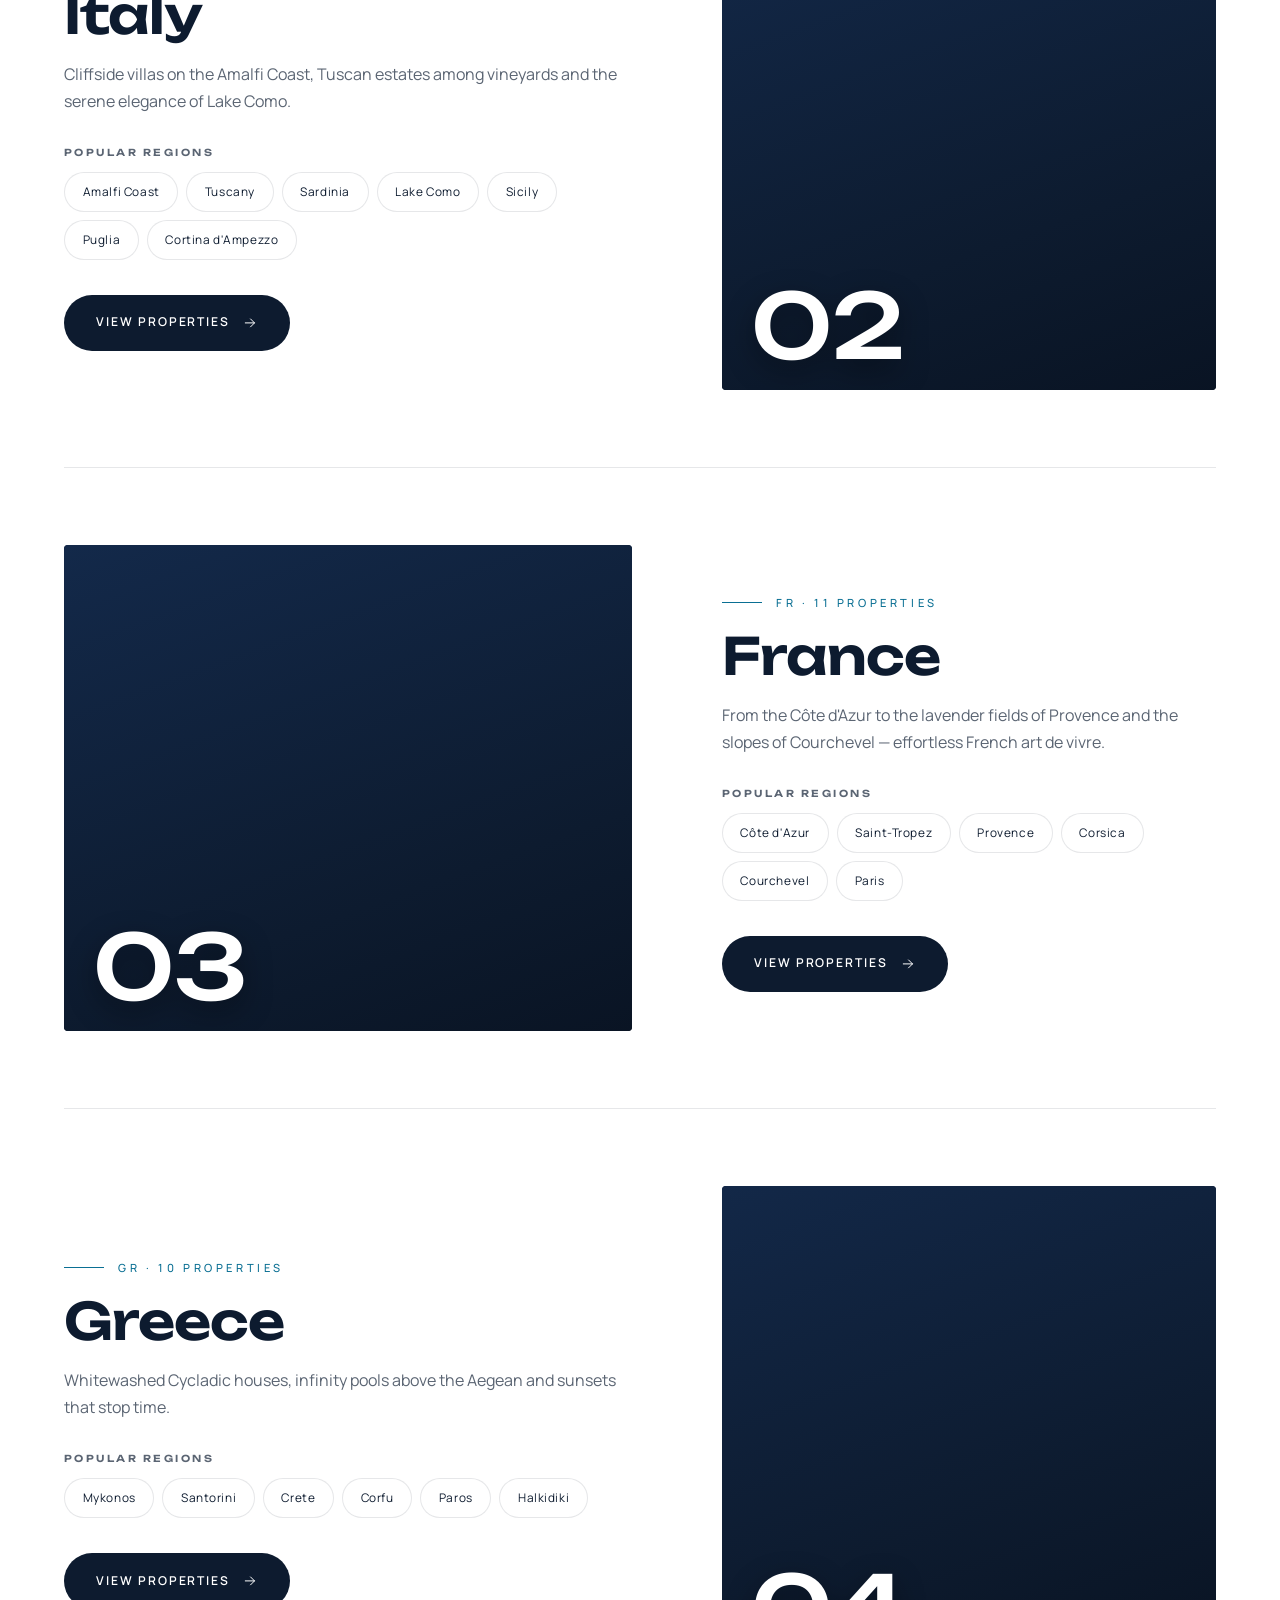
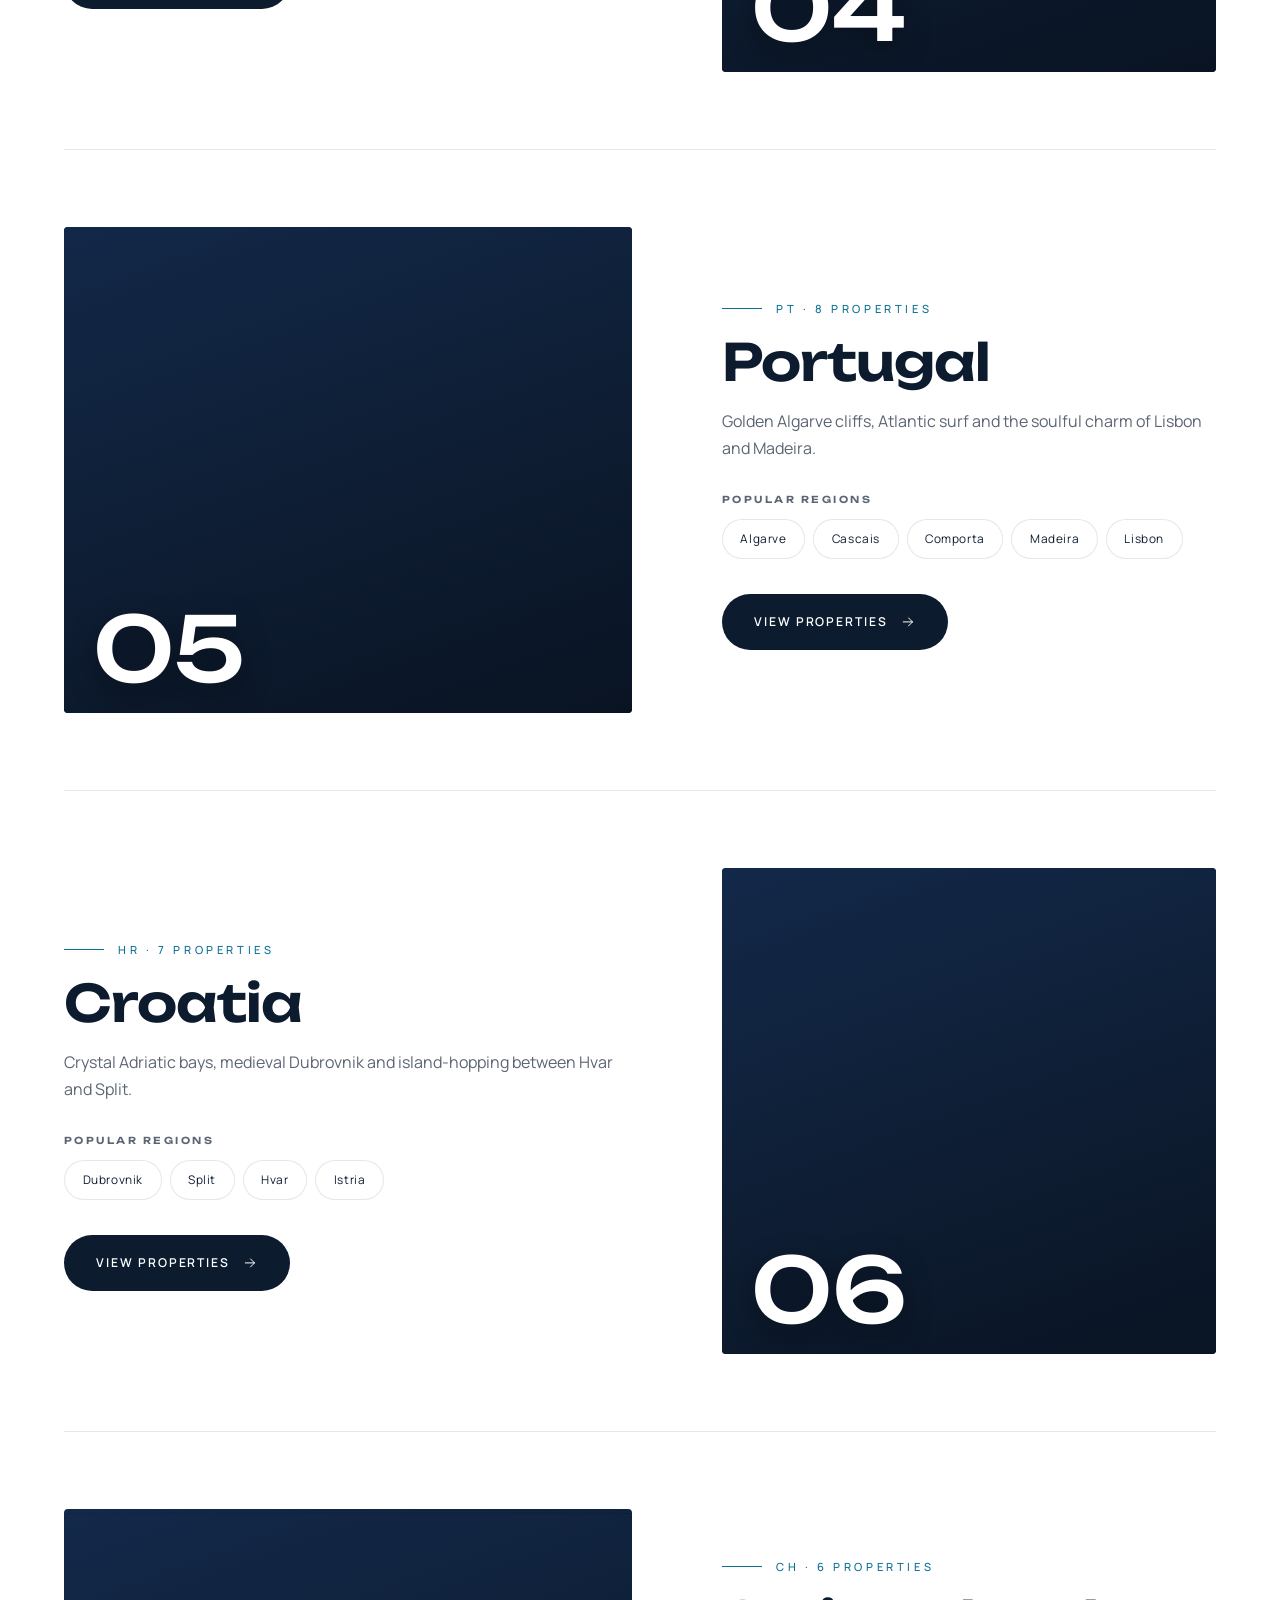
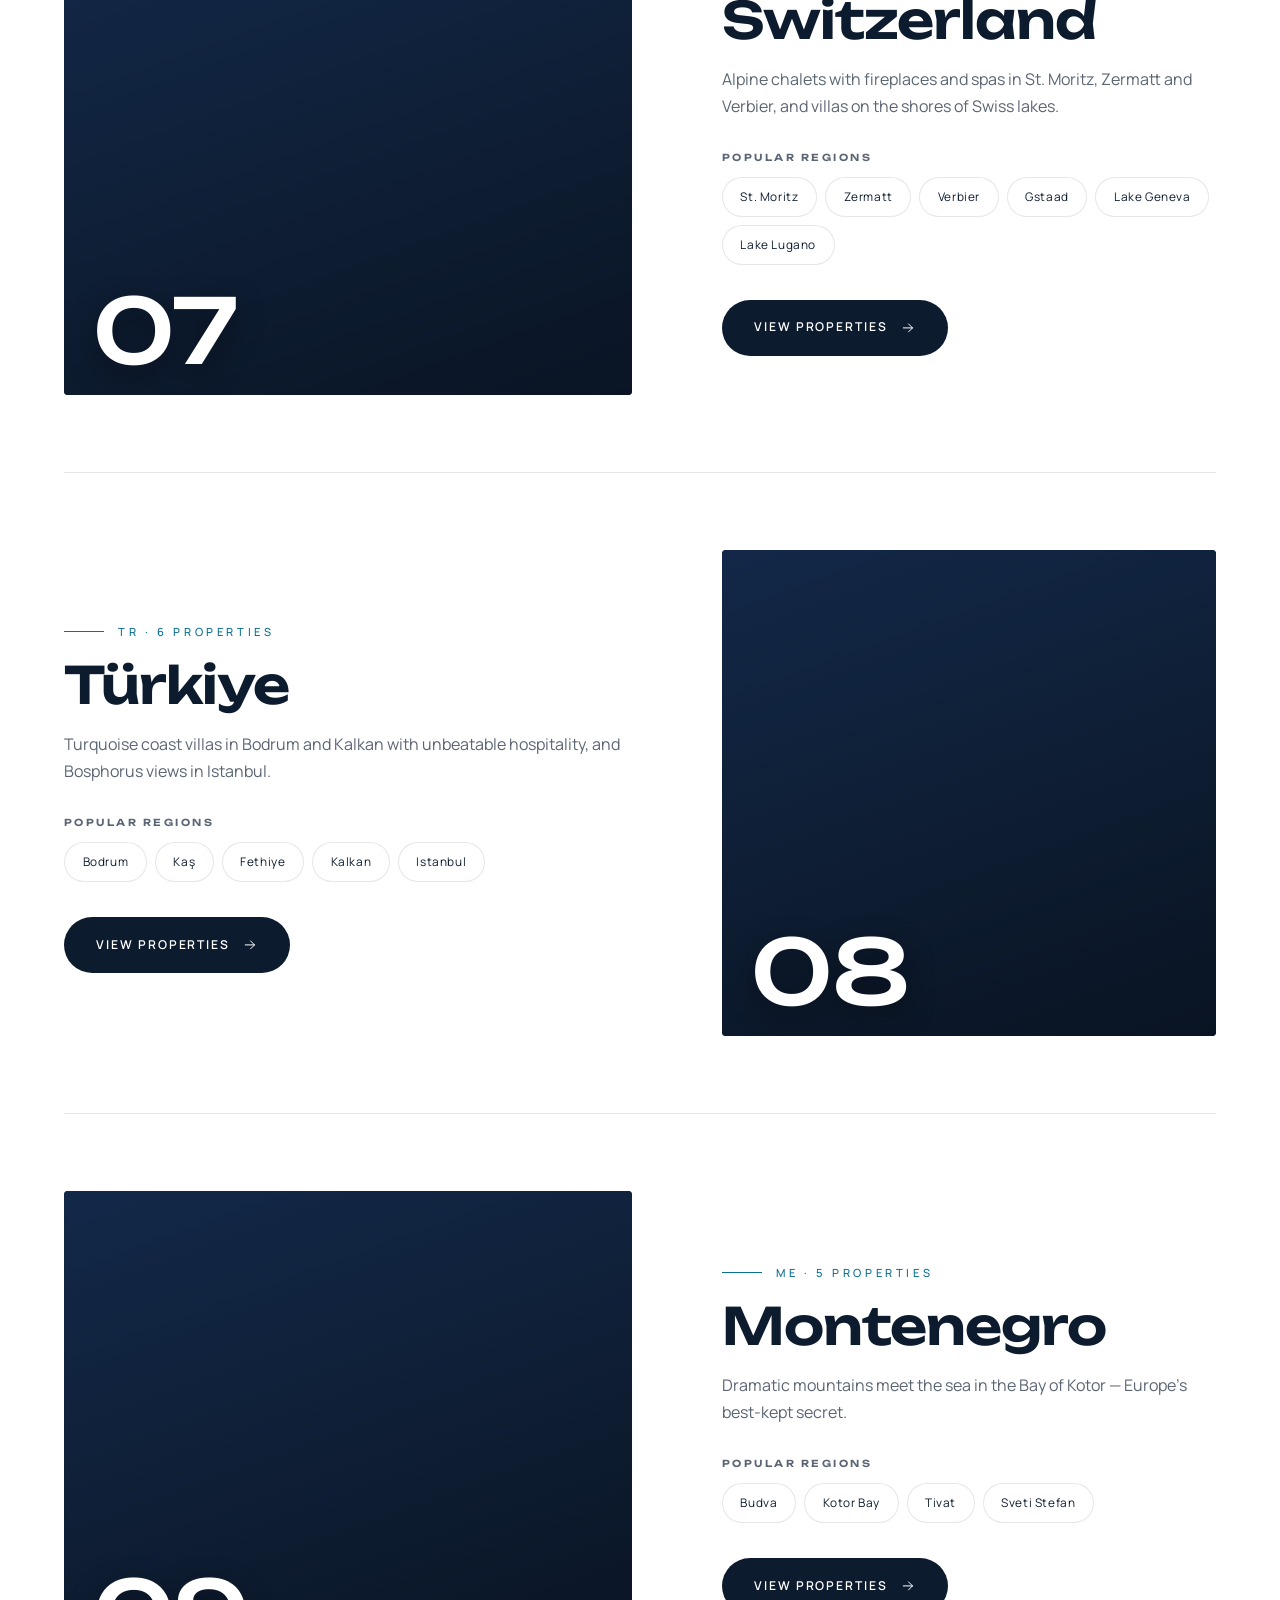
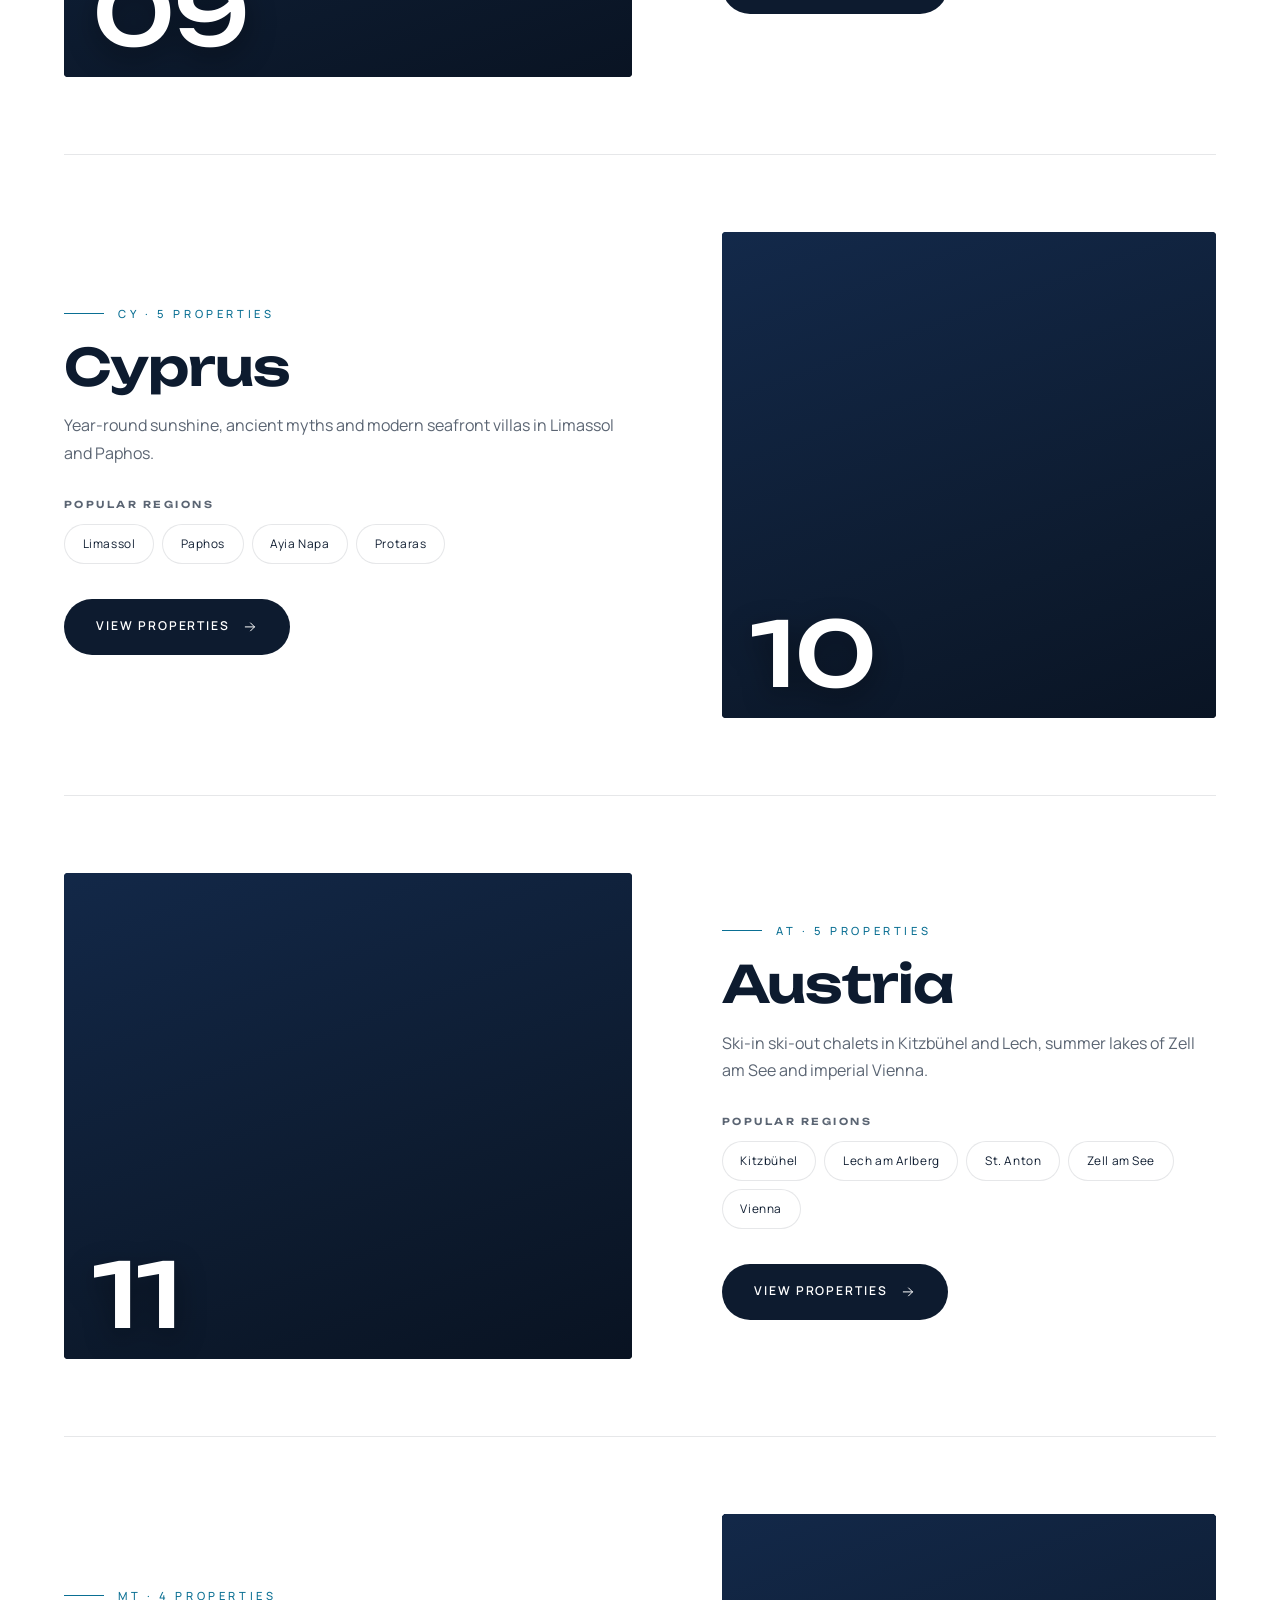
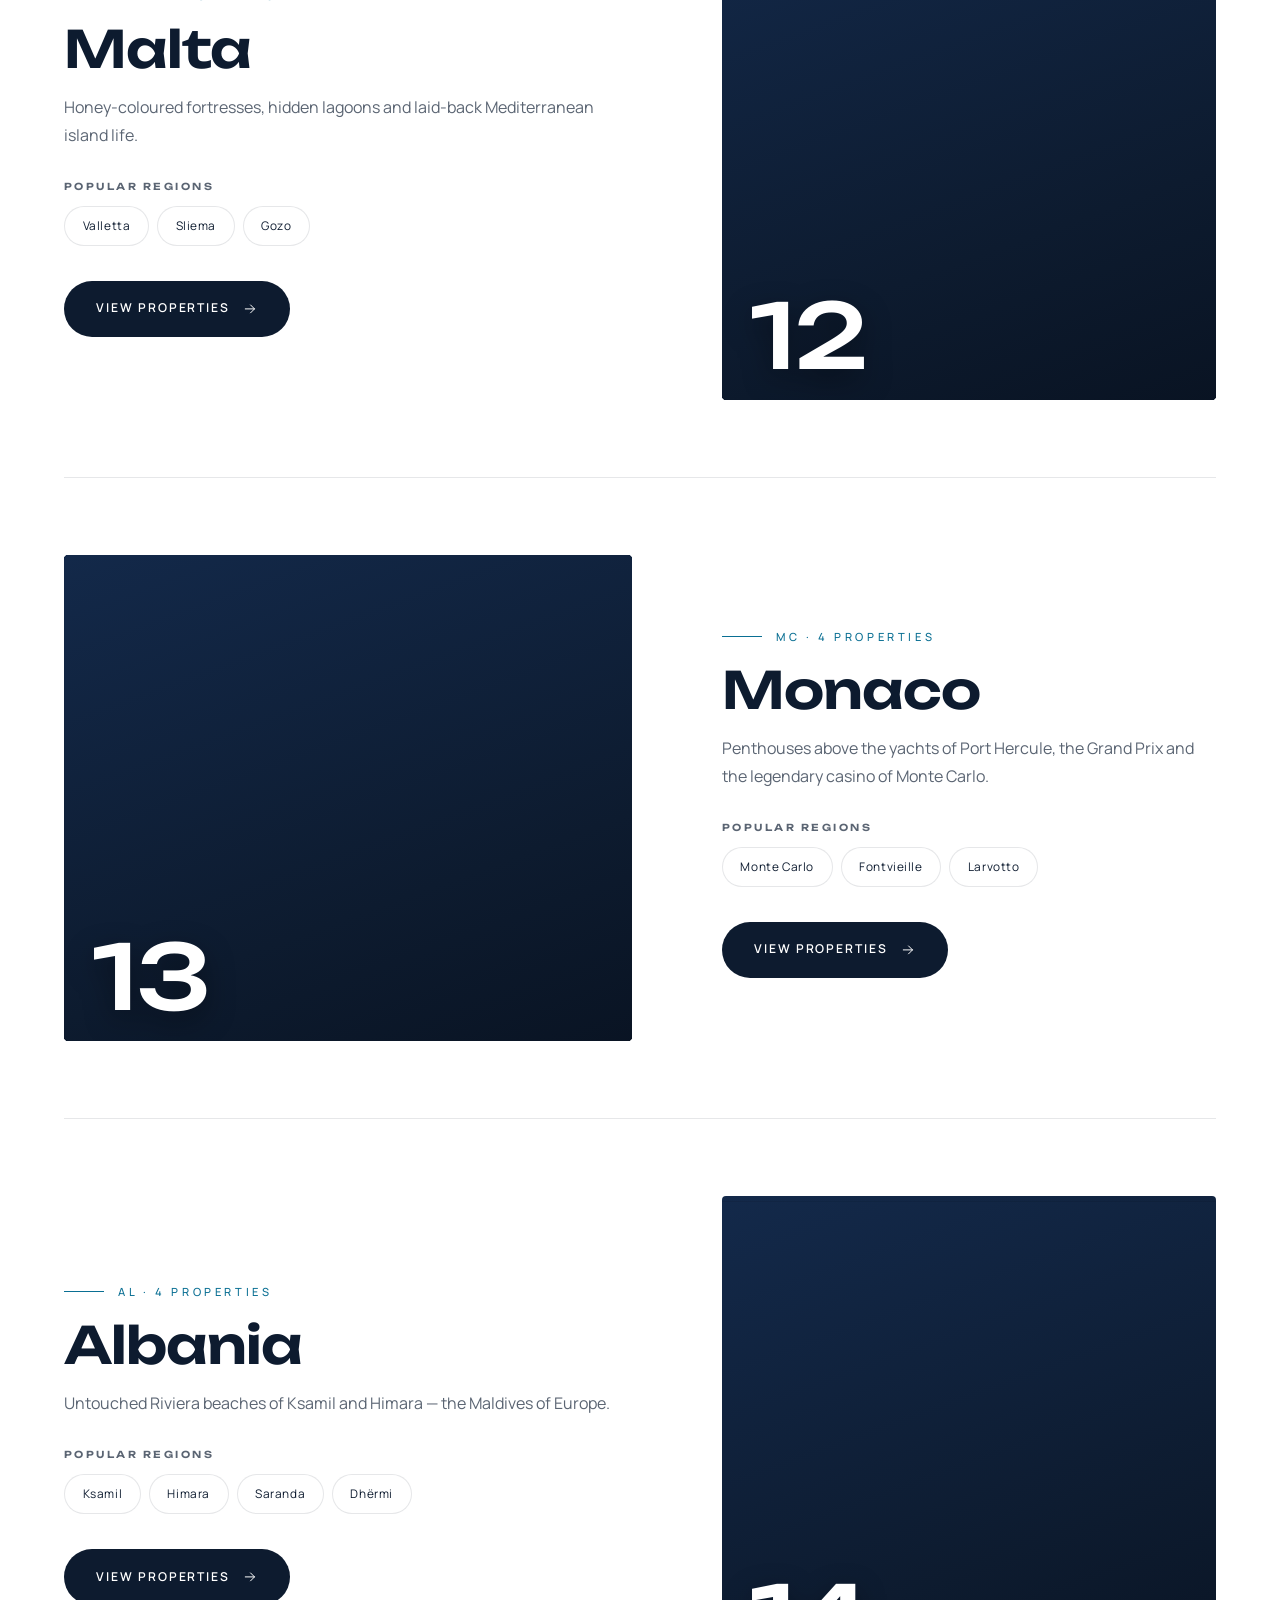
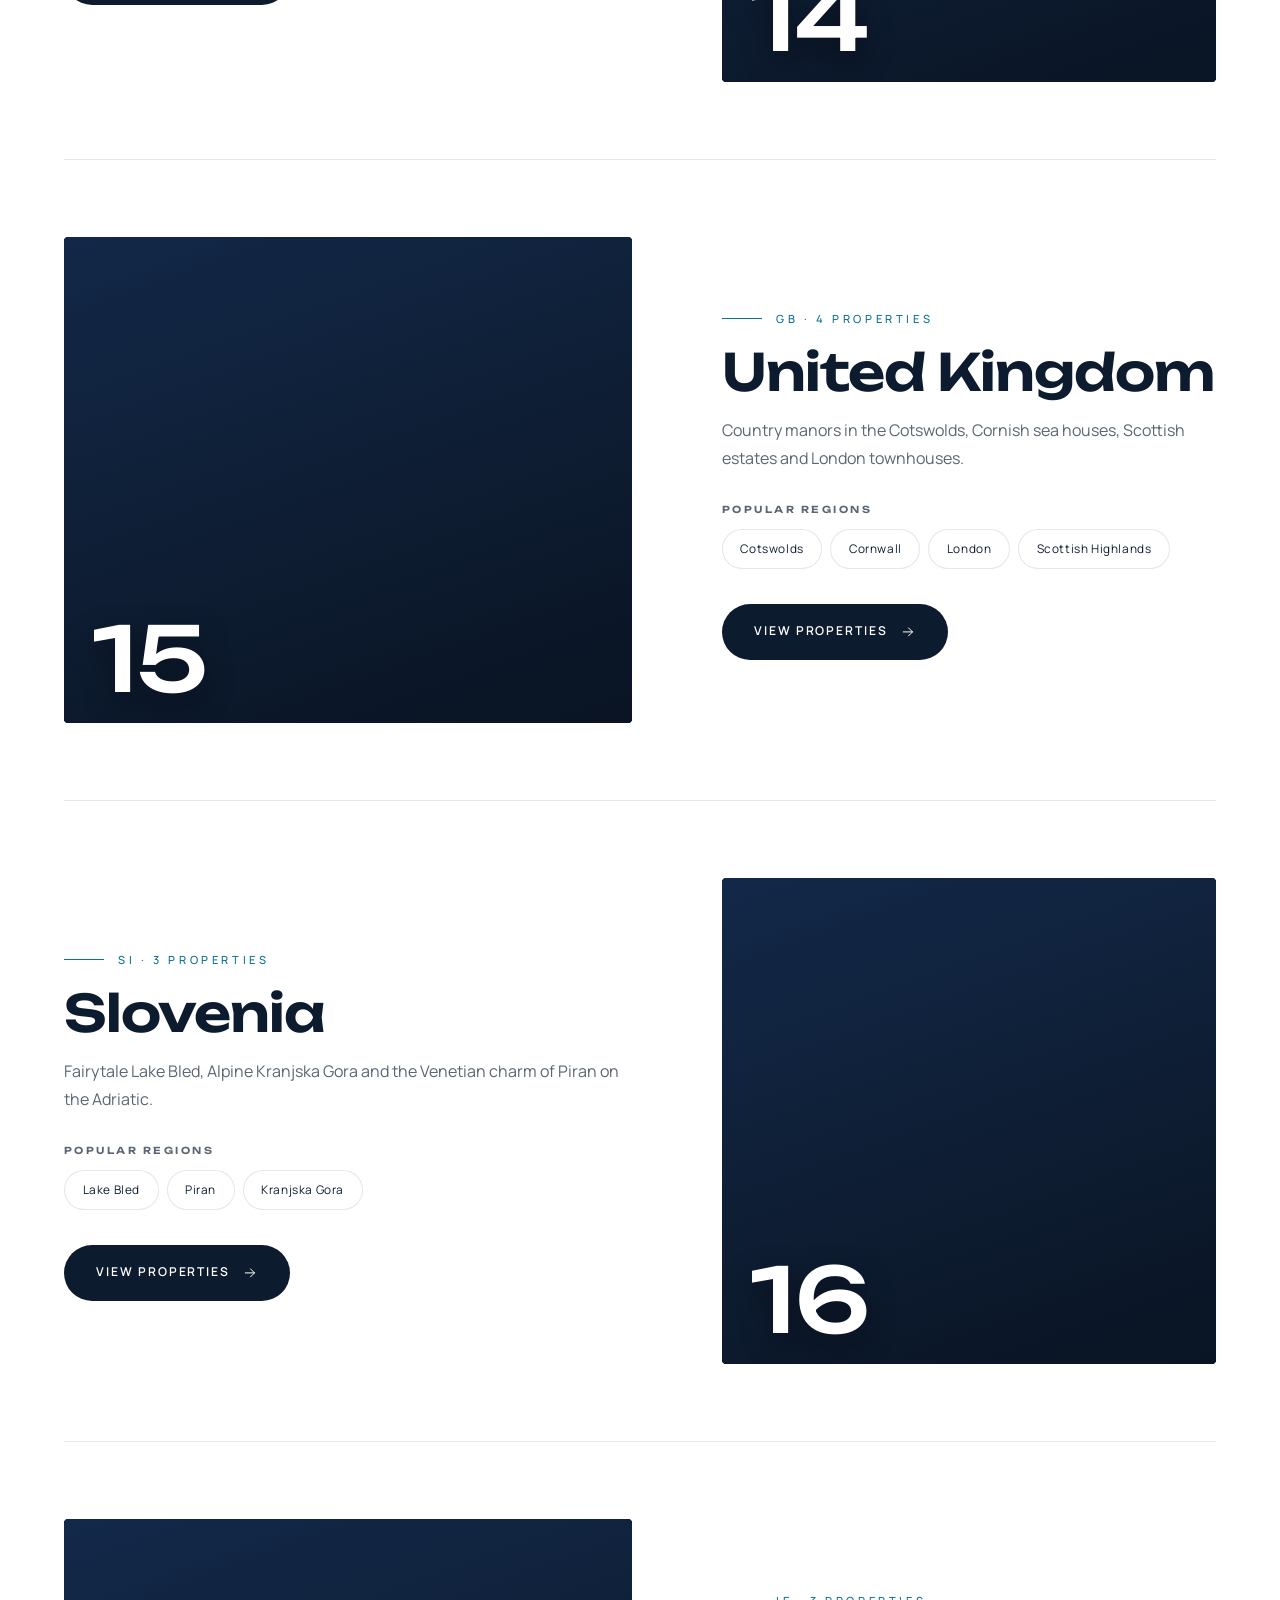
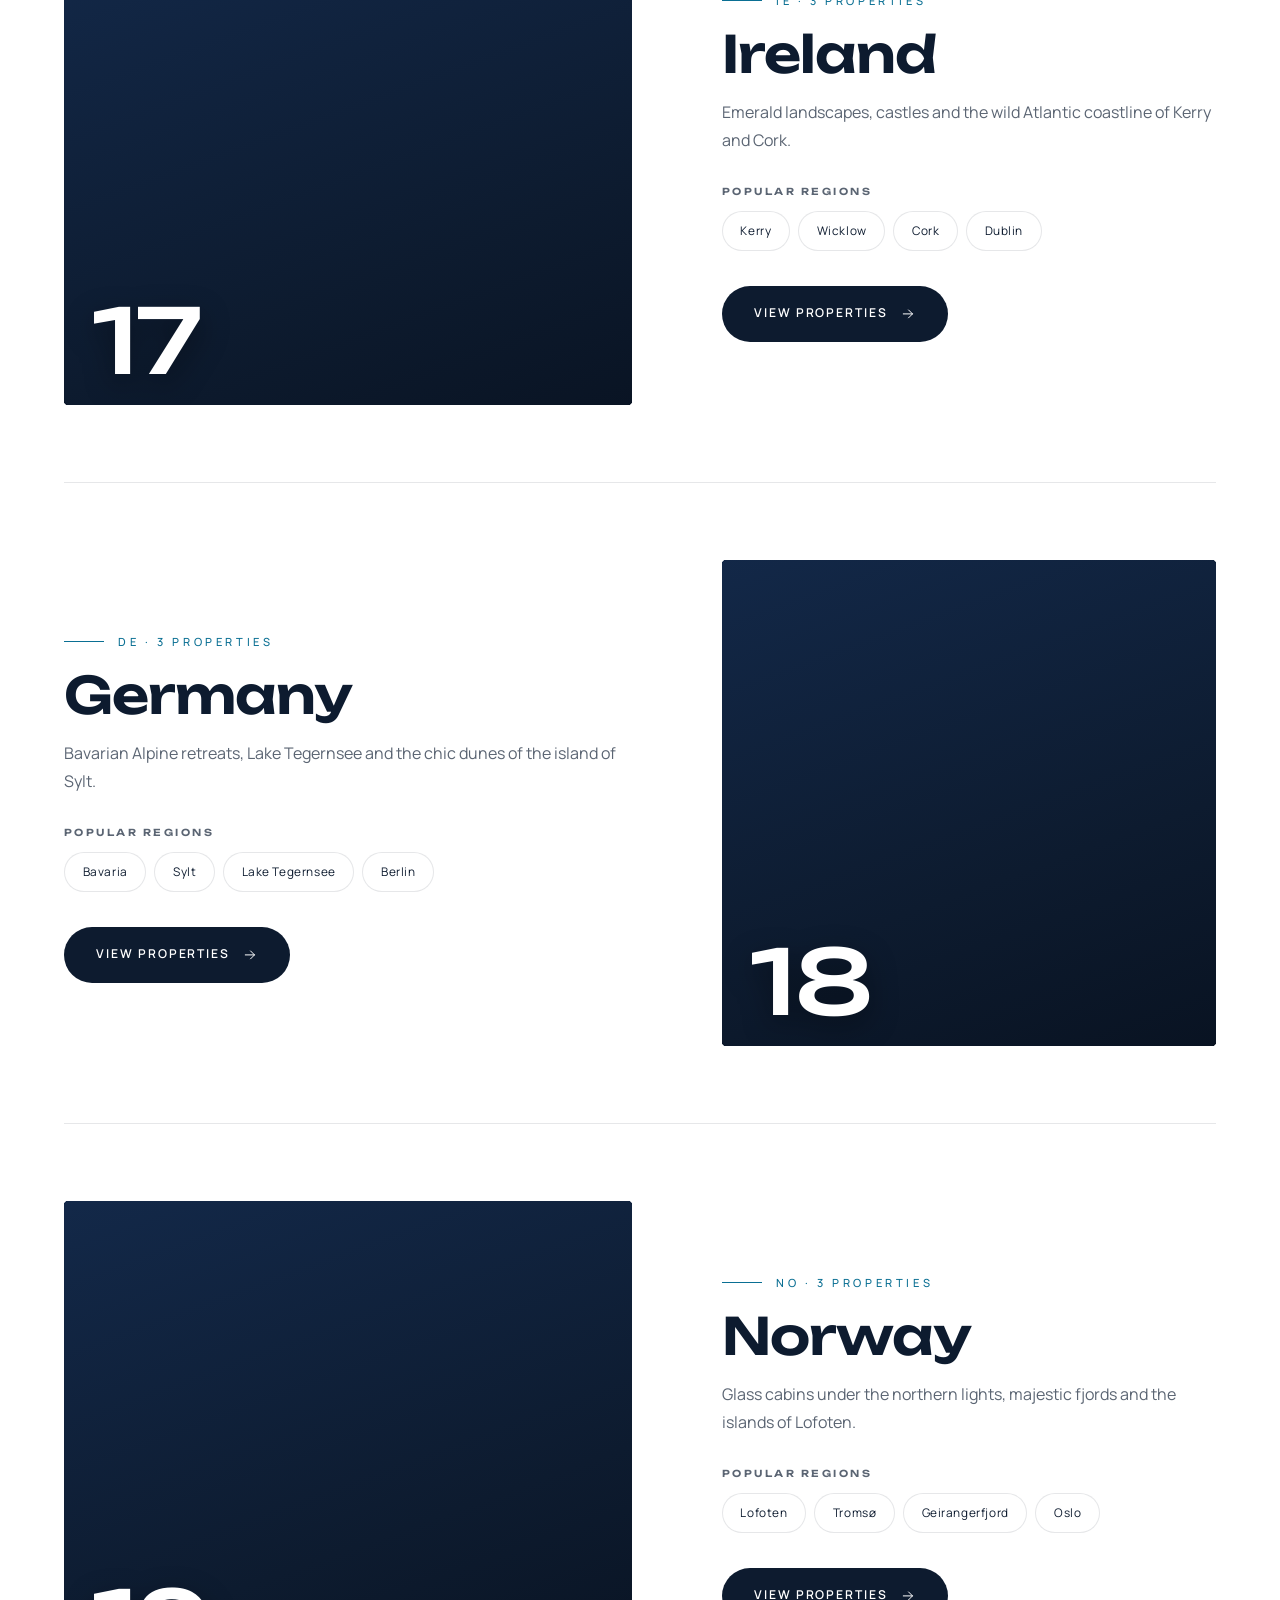
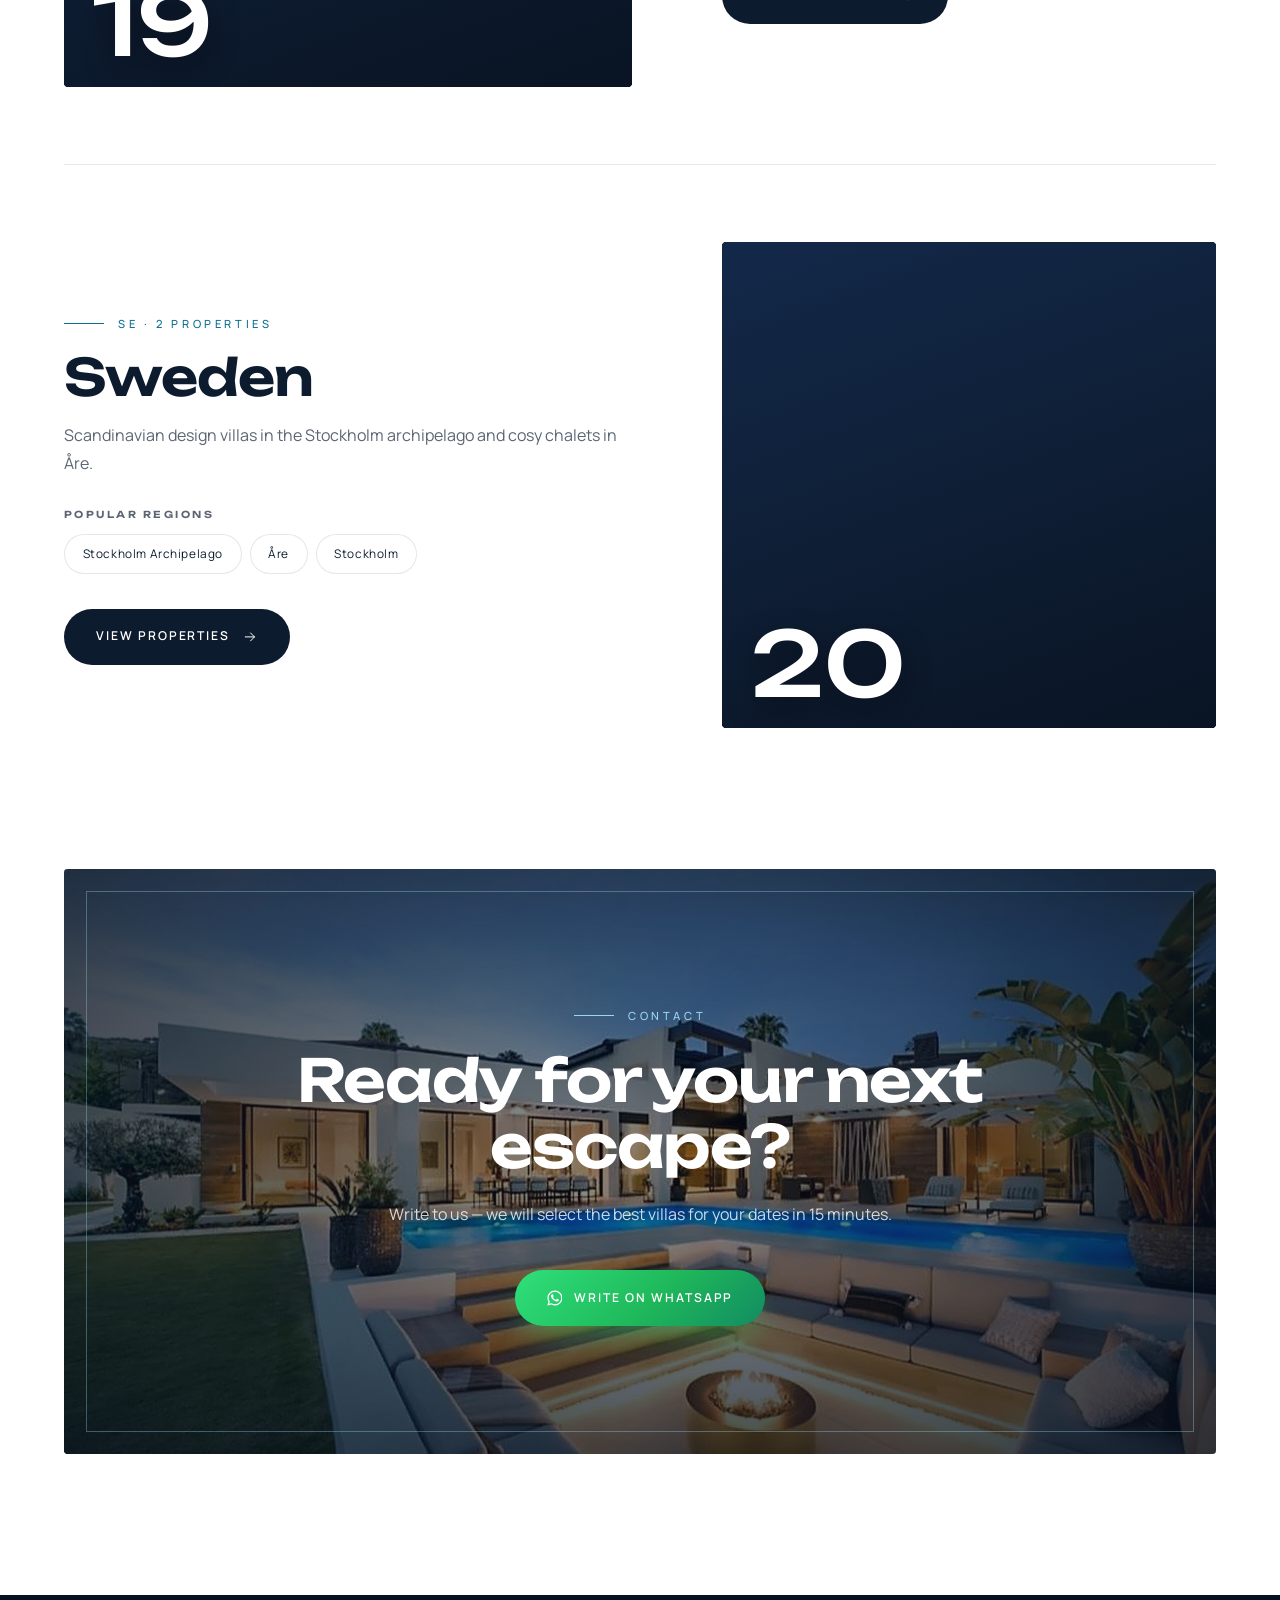
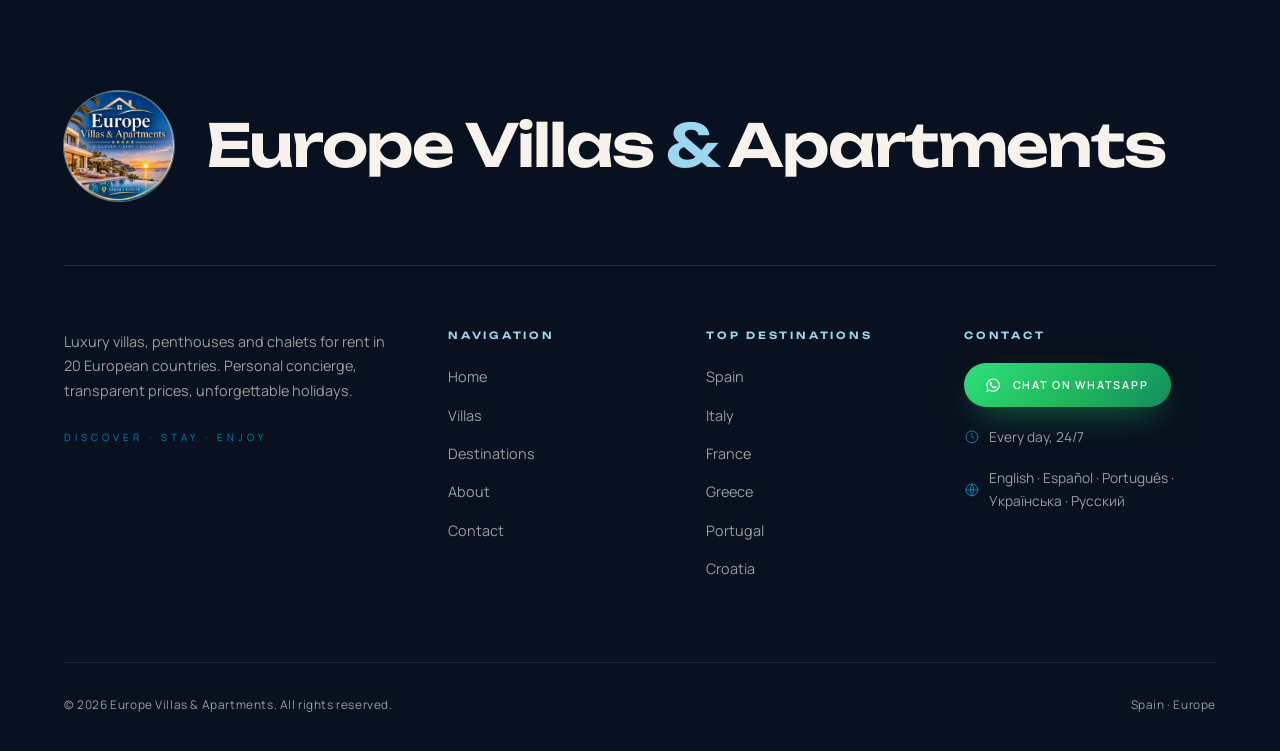
<file: destinations.html>
<!DOCTYPE html>
<html lang="en">
<head>
  <meta charset="UTF-8">
  <meta name="viewport" content="width=device-width, initial-scale=1">
  <title>Destinations | Europe Villas & Apartments</title>
  <meta name="description" content="Luxury villa rentals in 20 European countries: Spain, Italy, France, Greece, Portugal, Croatia, Switzerland and more.">
  <meta name="theme-color" content="#08111f">
  <link rel="icon" href="assets/img/logo.jpg">
  <link rel="preconnect" href="https://fonts.googleapis.com">
  <link rel="preconnect" href="https://fonts.gstatic.com" crossorigin>
  <link href="https://fonts.googleapis.com/css2?family=Manrope:wght@300;400;500;600;700;800&family=Unbounded:wght@400;500;600;700&display=swap" rel="stylesheet">
  <link rel="stylesheet" href="assets/css/style.css?v=202611222101">
</head>
<body data-page="destinations" data-title="meta.destinations">
  <div id="preloader"><div class="pl-panel top"></div><div class="pl-panel bottom"></div><div class="pl-inner"><img class="pl-logo" src="assets/img/logo.jpg" alt=""><div class="pl-count"><span class="pl-num">0</span><small>%</small></div><div class="pl-line"><i></i></div><div class="pl-text" data-i18n="loader.text"></div></div></div>
  <div id="site-header"></div>

  <main>
    <section class="page-hero">
      <div class="ph-bg" data-parallax="0.25" style="background-image:url('https://images.unsplash.com/photo-1570077188670-e3a8d69ac5ff?auto=format&fit=crop&w=2000&q=80'), var(--grad-deep)"></div>
      <div class="ph-overlay"></div>
      <div class="container ph-content">
        <span class="eyebrow reveal" data-i18n="dp.eyebrow"></span>
        <h1 class="ph-title split-reveal"><span class="split" data-i18n="dp.title"></span></h1>
        <p class="ph-sub reveal" data-delay="200" data-i18n="dp.sub"></p>
      </div>
      <svg class="ph-wave" viewBox="0 0 1440 70" preserveAspectRatio="none"><path fill="currentColor" d="M0,40 C240,80 480,0 720,30 C960,60 1200,10 1440,40 L1440,70 L0,70 Z"/></svg>
    </section>

    <div class="container">
      <nav class="dest-index reveal" id="dest-index"></nav>
      <div id="dest-list"></div>
    </div>

    <section class="container" style="margin-top:4rem">
      <div class="cta-band reveal-clip">
        <div class="cta-bg" data-parallax="0.12" style="background-image:url('assets/img/villas/salvia.webp')"></div><span class="eyebrow" data-i18n="footer.contact"></span>
        <h2 data-i18n="cta.title"></h2>
        <p data-i18n="cta.text"></p>
        <button class="btn btn-wa magnetic" data-wa><span class="wa-inline"></span><span data-i18n="cta.btn"></span></button>
      </div>
    </section>
  </main>

  <div id="site-footer"></div>

  <script src="assets/js/i18n.js?v=202611222101"></script>
  <script src="assets/js/data.js?v=202611222101"></script>
  <script src="assets/js/i18n-pt-uk.js?v=202611222101"></script>
  <script src="assets/js/main.js?v=202611222101"></script>
  <script src="assets/js/pages.js?v=202611222101"></script>
</body>
</html>
</file>
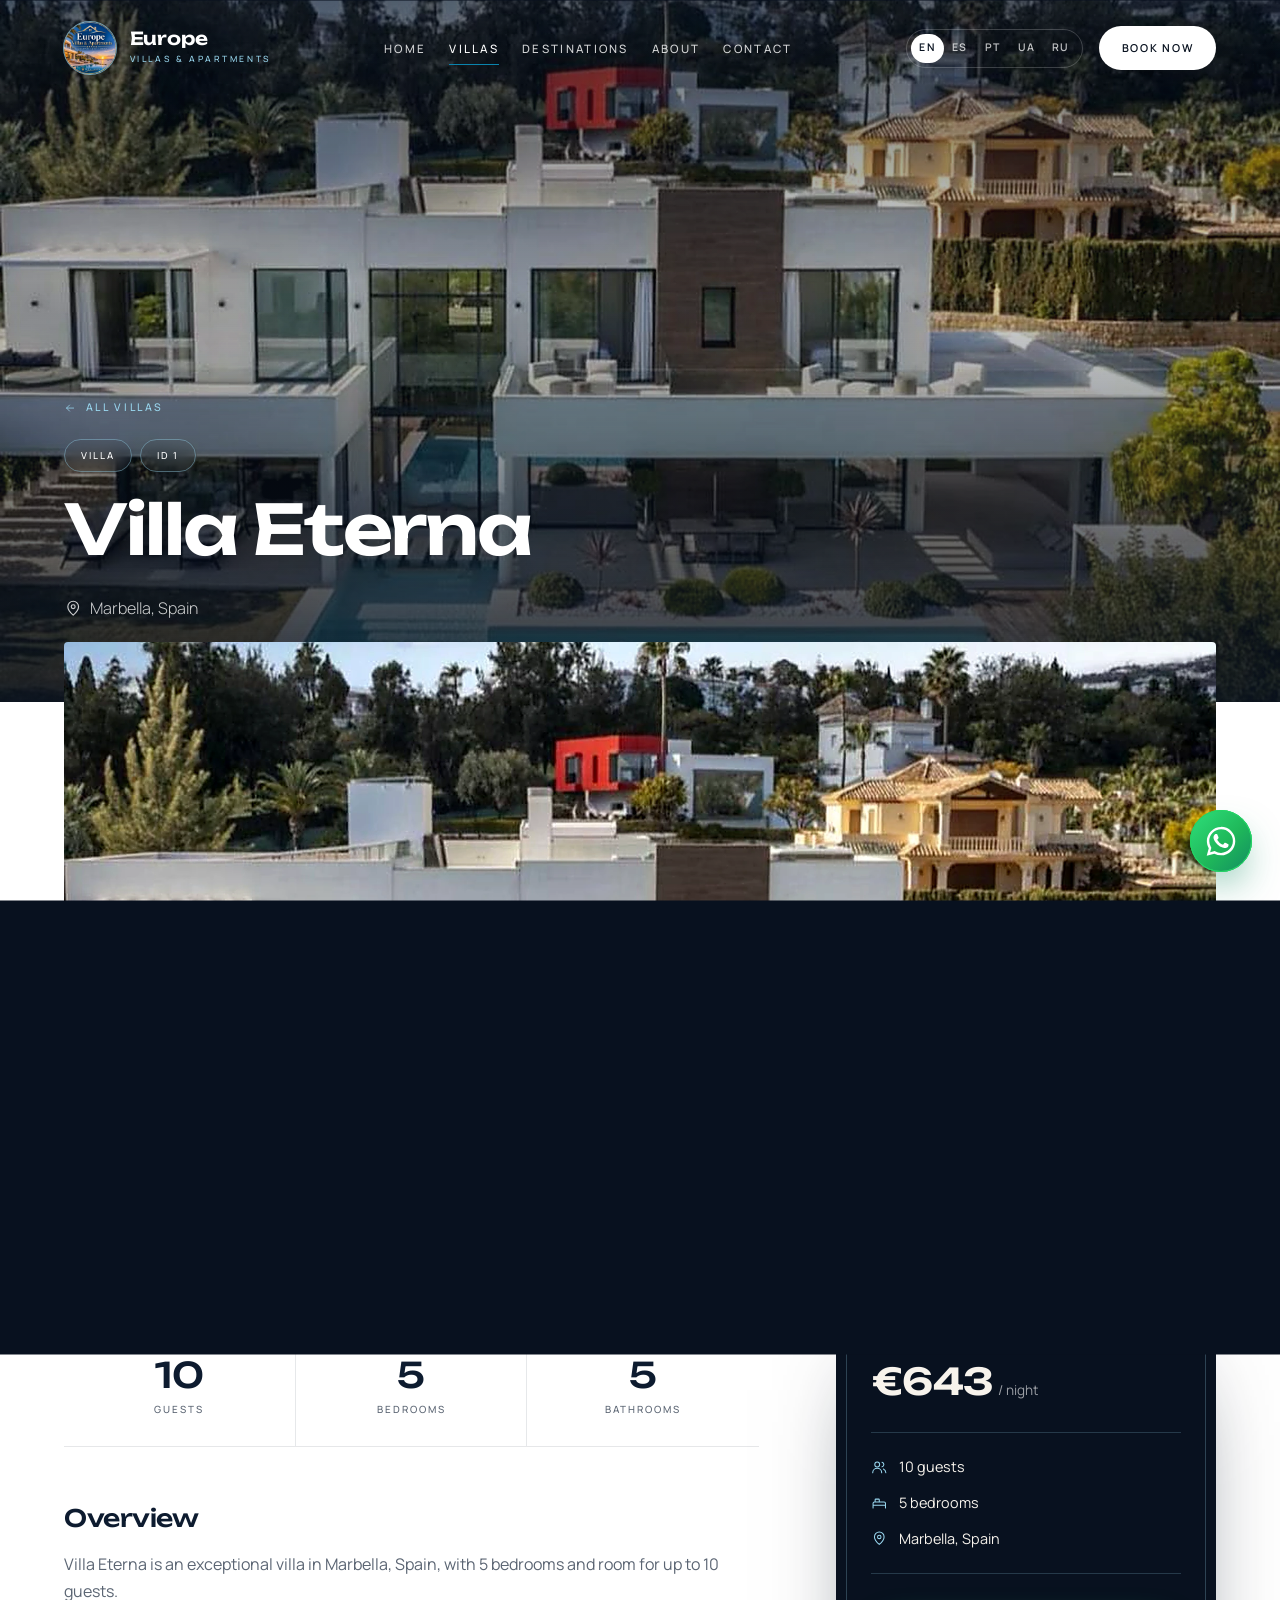
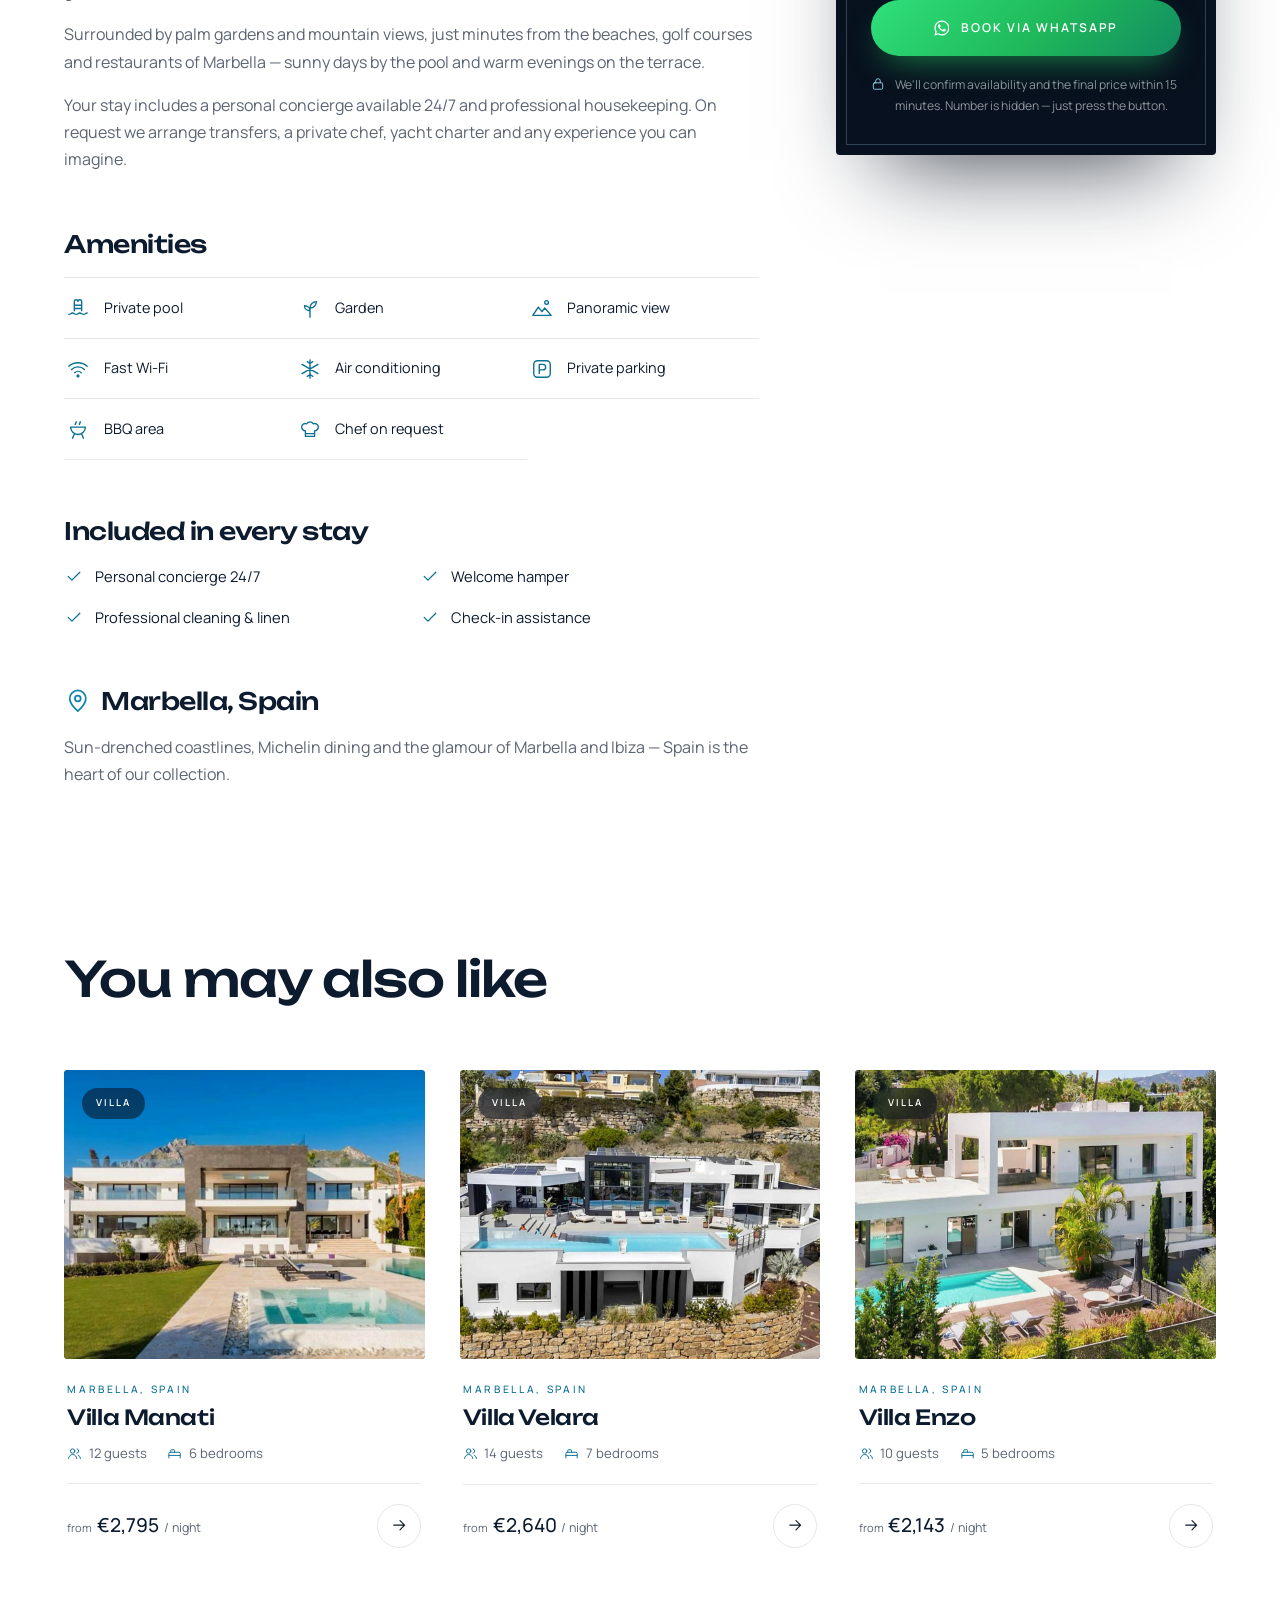
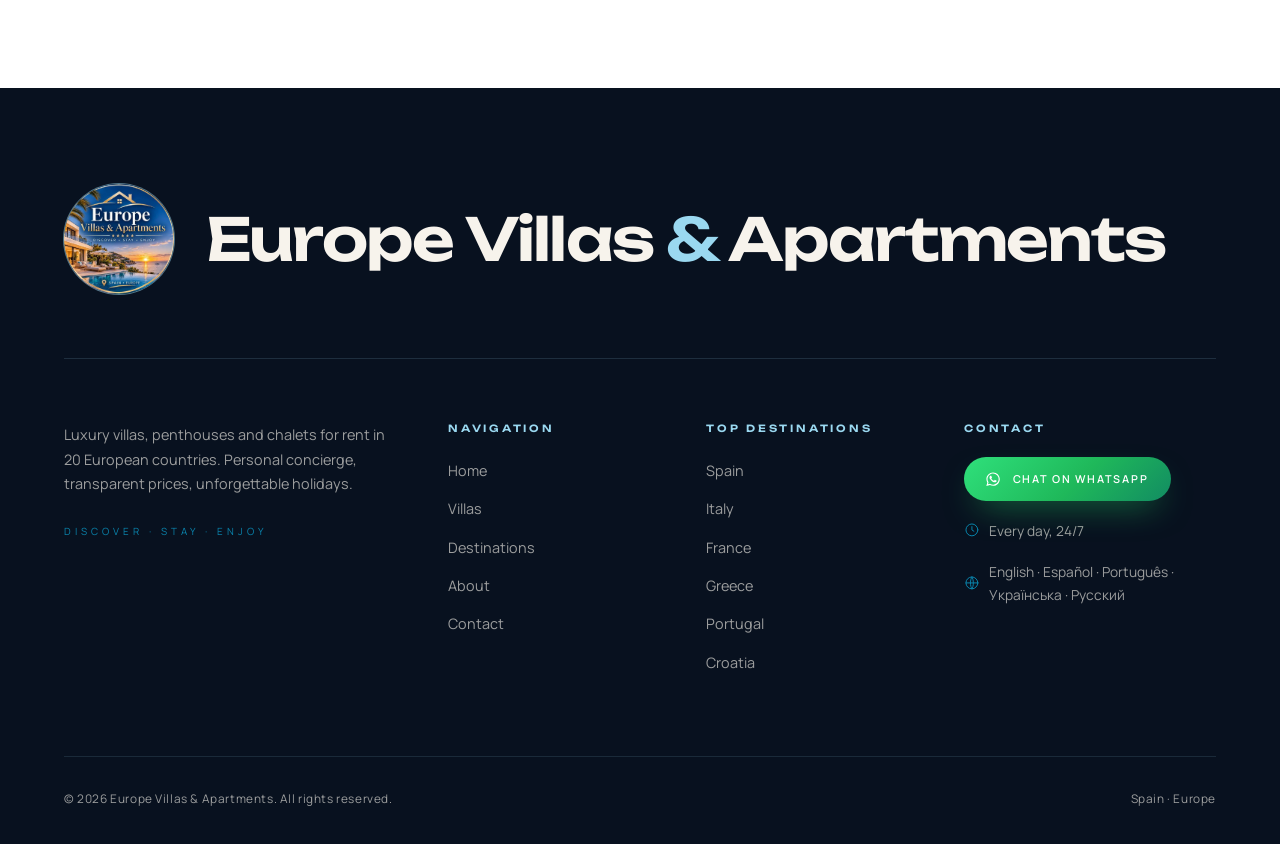
<file: villa.html>
<!DOCTYPE html>
<html lang="en">
<head>
  <meta charset="UTF-8">
  <meta name="viewport" content="width=device-width, initial-scale=1">
  <title>Villa | Europe Villas & Apartments</title>
  <meta name="theme-color" content="#08111f">
  <link rel="icon" href="assets/img/logo.jpg">
  <link rel="preconnect" href="https://fonts.googleapis.com">
  <link rel="preconnect" href="https://fonts.gstatic.com" crossorigin>
  <link href="https://fonts.googleapis.com/css2?family=Manrope:wght@300;400;500;600;700;800&family=Unbounded:wght@400;500;600;700&display=swap" rel="stylesheet">
  <link rel="stylesheet" href="assets/css/style.css?v=202611222101">
</head>
<body data-page="villa" class="villa-page">
  <div id="preloader"><div class="pl-panel top"></div><div class="pl-panel bottom"></div><div class="pl-inner"><img class="pl-logo" src="assets/img/logo.jpg" alt=""><div class="pl-count"><span class="pl-num">0</span><small>%</small></div><div class="pl-line"><i></i></div><div class="pl-text" data-i18n="loader.text"></div></div></div>
  <div id="site-header"></div>

  <main>
    <section class="page-hero" id="villa-hero"></section>
    <div id="villa-body"></div>
  </main>

  <div class="lightbox" id="lightbox">
    <div class="lb-img"></div>
    <button class="lb-btn lb-close" aria-label="Close"><svg class="ic" viewBox="0 0 24 24" fill="none" stroke="currentColor" stroke-width="2" stroke-linecap="round"><path d="M6 6l12 12M18 6L6 18"/></svg></button>
    <button class="lb-btn lb-prev" aria-label="Previous"><svg class="ic" viewBox="0 0 24 24" fill="none" stroke="currentColor" stroke-width="2" stroke-linecap="round"><path d="M19 12H5M11 6l-6 6 6 6"/></svg></button>
    <button class="lb-btn lb-next" aria-label="Next"><svg class="ic" viewBox="0 0 24 24" fill="none" stroke="currentColor" stroke-width="2" stroke-linecap="round"><path d="M5 12h14M13 6l6 6-6 6"/></svg></button>
    <div class="lb-count"></div>
  </div>

  <div id="site-footer"></div>

  <script src="assets/js/i18n.js?v=202611222101"></script>
  <script src="assets/js/data.js?v=202611222101"></script>
  <script src="assets/js/i18n-pt-uk.js?v=202611222101"></script>
  <script src="assets/js/main.js?v=202611222101"></script>
  <script src="assets/js/pages.js?v=202611222101"></script>
</body>
</html>
</file>
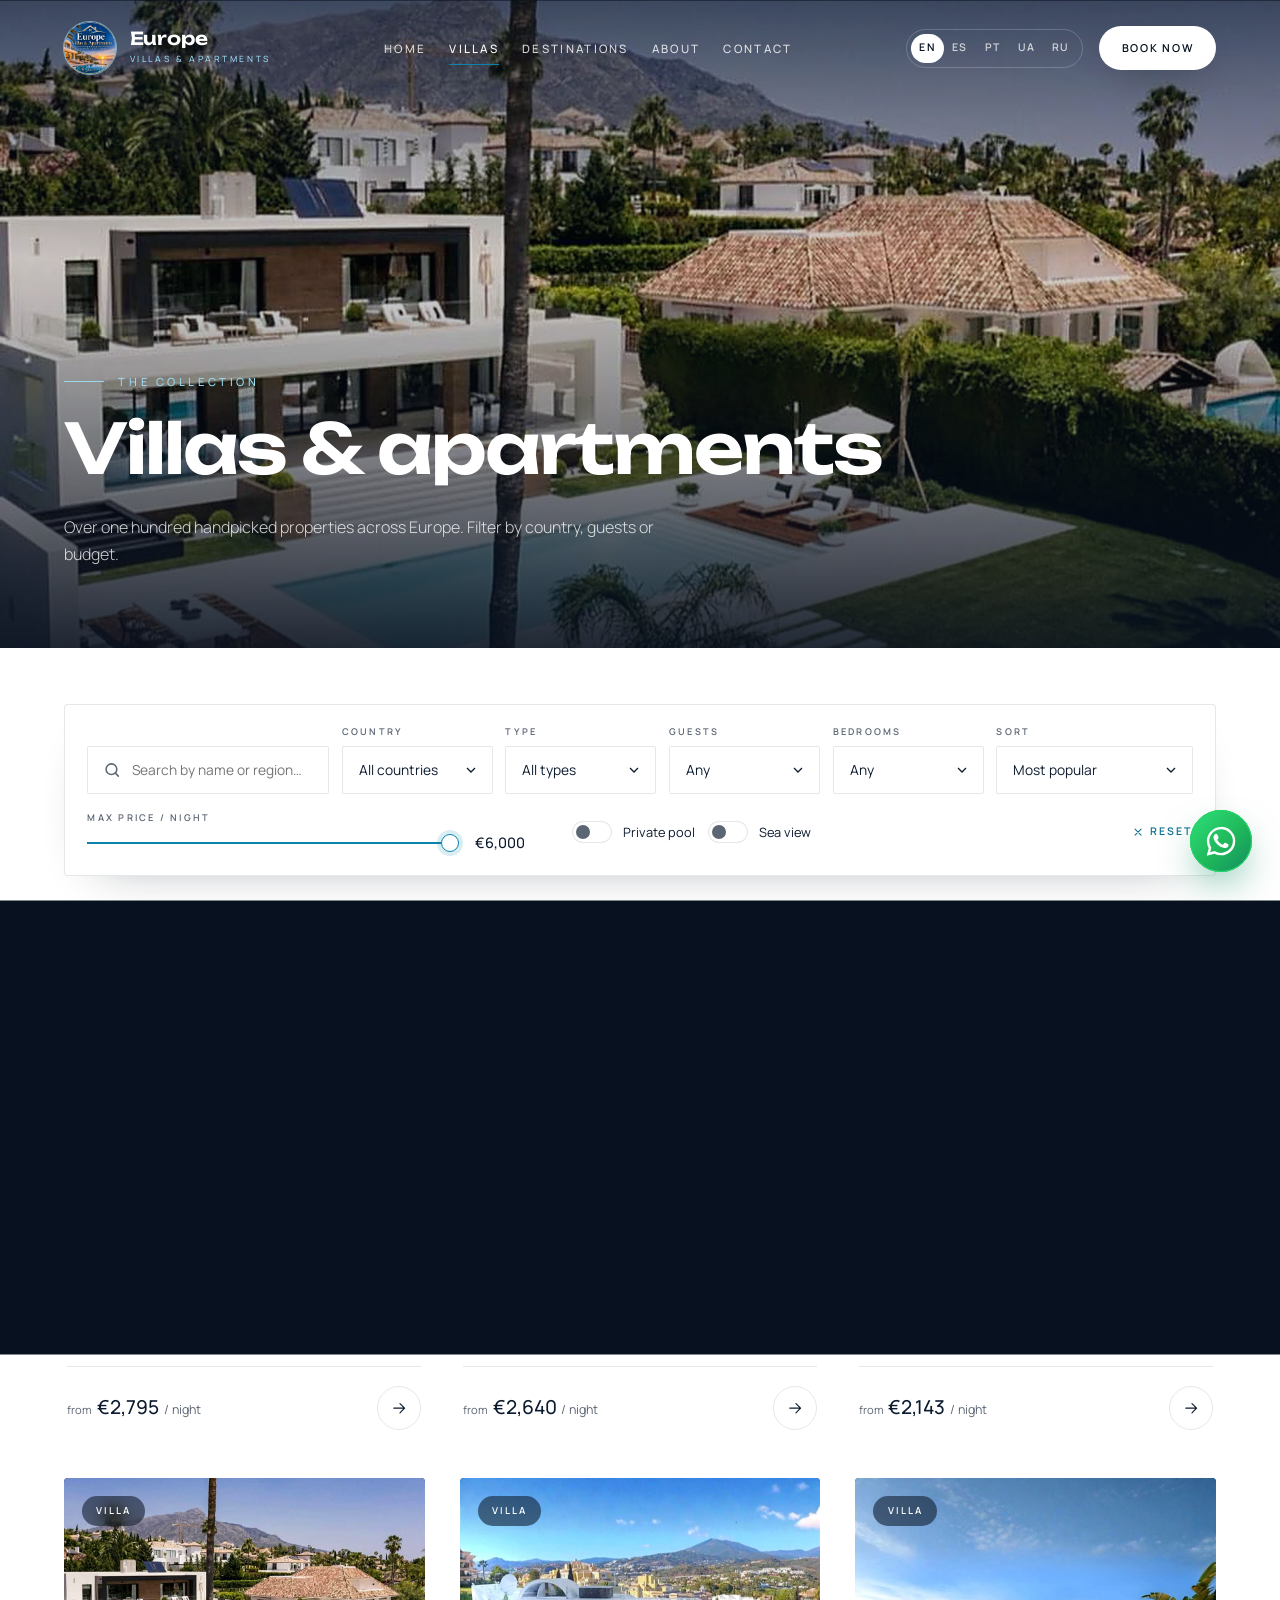
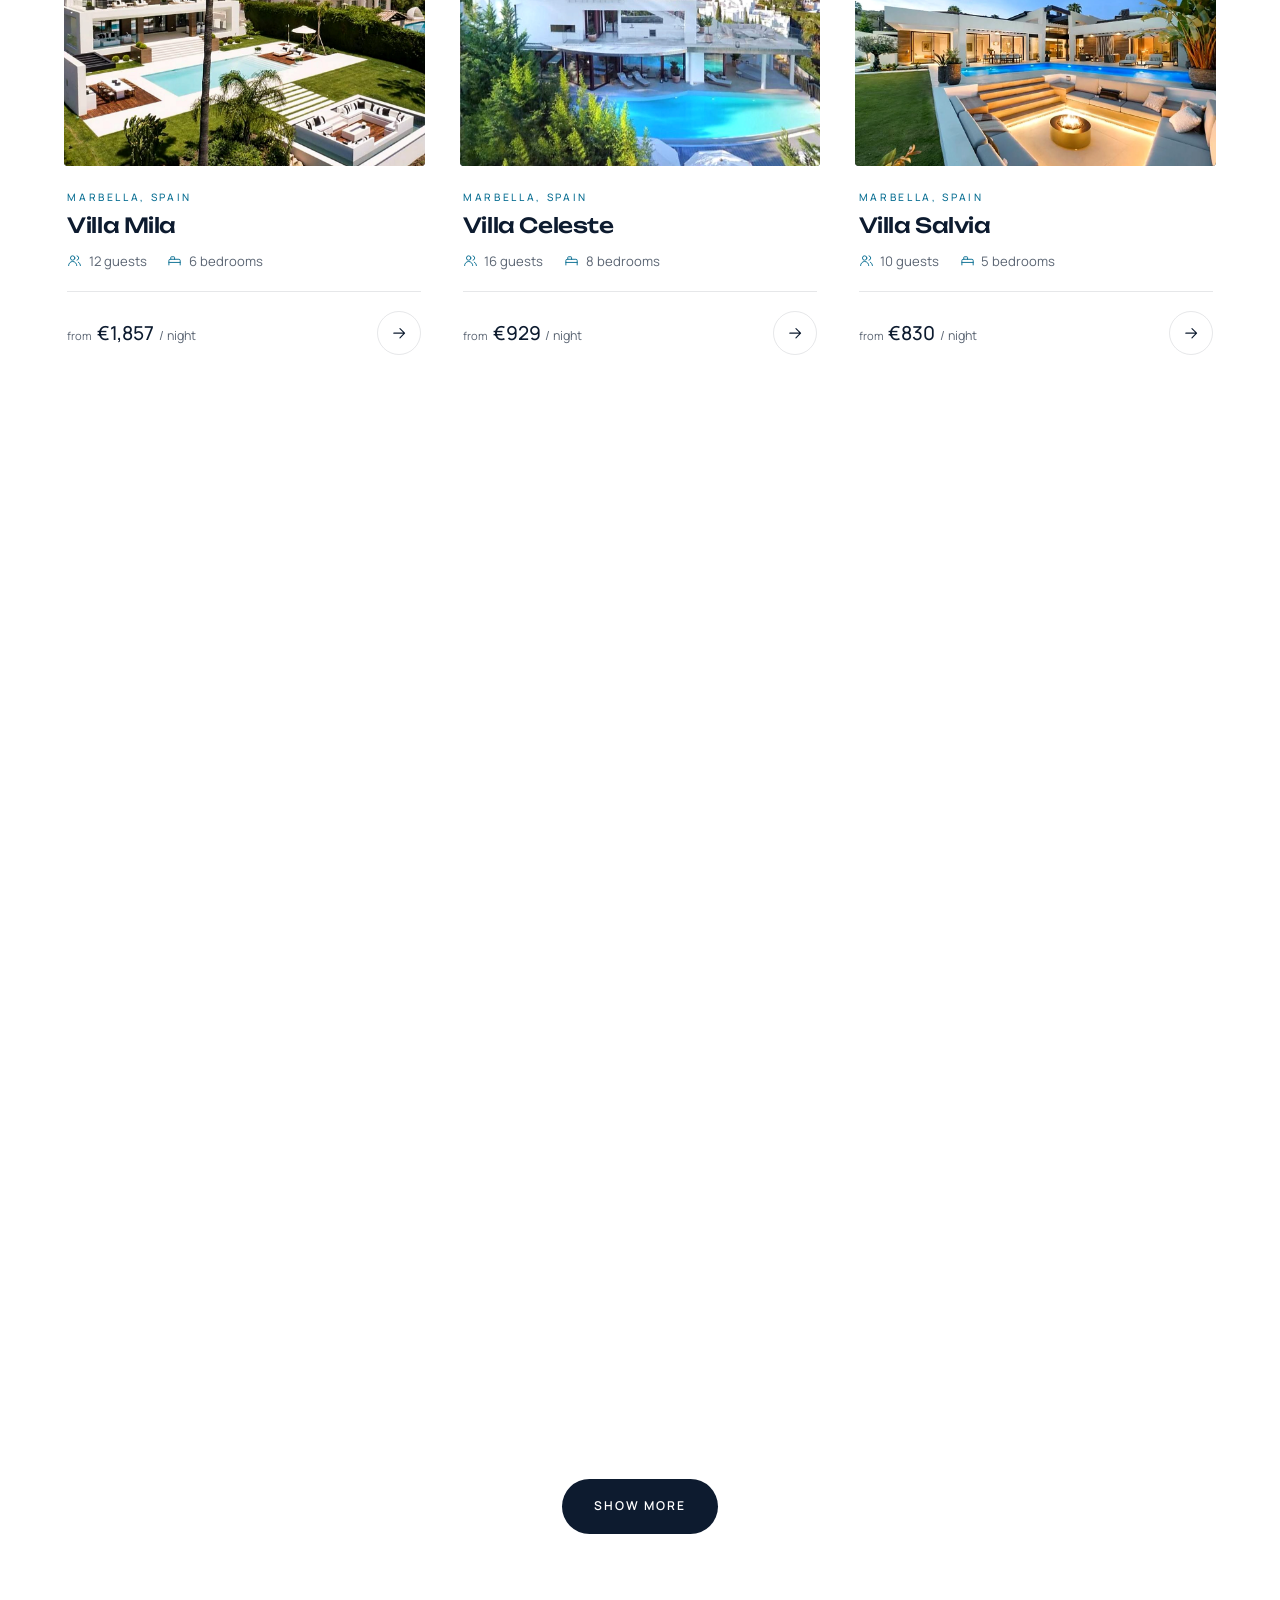
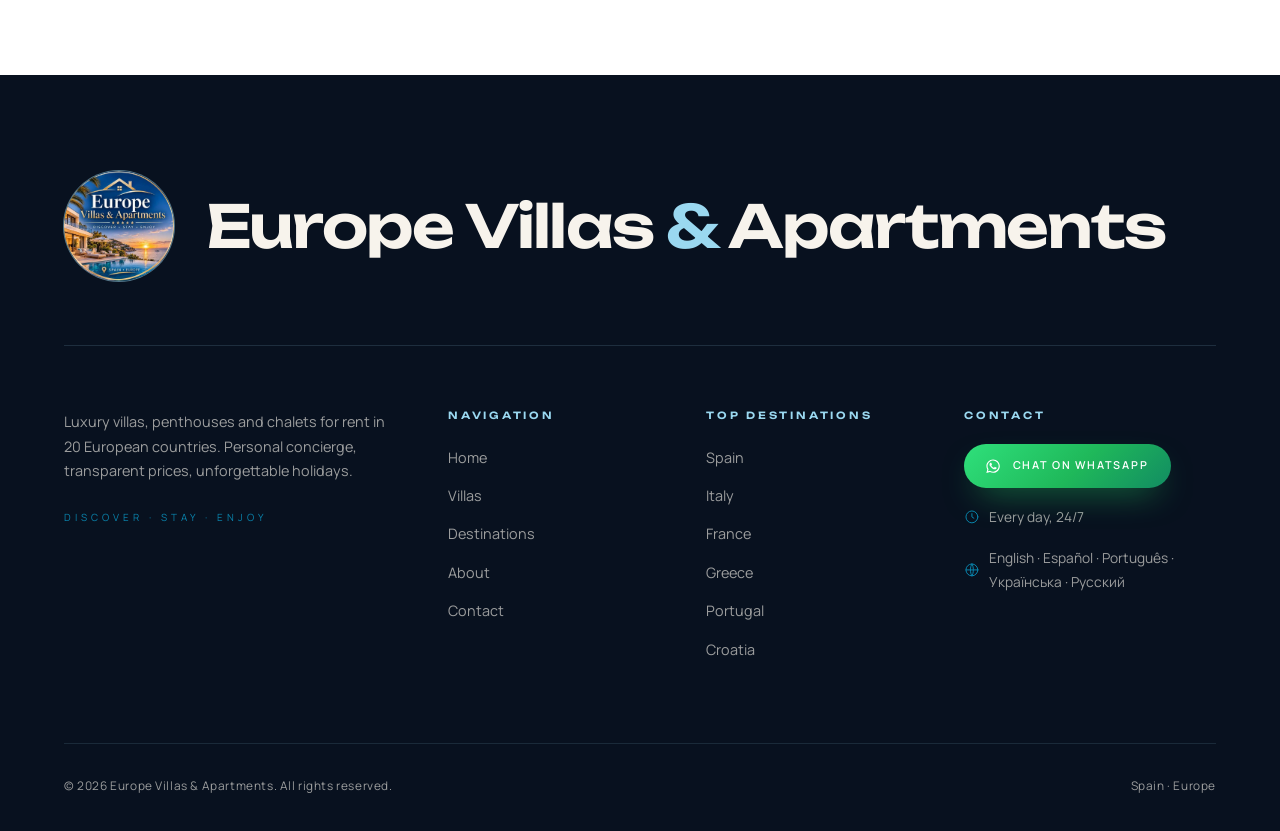
<file: villas.html>
<!DOCTYPE html>
<html lang="en">
<head>
  <meta charset="UTF-8">
  <meta name="viewport" content="width=device-width, initial-scale=1">
  <title>Villas | Europe Villas & Apartments</title>
  <meta name="description" content="Over 100 luxury villas, penthouses and chalets for rent across Europe.">
  <meta name="theme-color" content="#08111f">
  <link rel="icon" href="assets/img/logo.jpg">
  <link rel="preconnect" href="https://fonts.googleapis.com">
  <link rel="preconnect" href="https://fonts.gstatic.com" crossorigin>
  <link href="https://fonts.googleapis.com/css2?family=Manrope:wght@300;400;500;600;700;800&family=Unbounded:wght@400;500;600;700&display=swap" rel="stylesheet">
  <link rel="stylesheet" href="assets/css/style.css?v=202611222101">
</head>
<body data-page="villas" data-title="meta.villas">
  <div id="preloader"><div class="pl-panel top"></div><div class="pl-panel bottom"></div><div class="pl-inner"><img class="pl-logo" src="assets/img/logo.jpg" alt=""><div class="pl-count"><span class="pl-num">0</span><small>%</small></div><div class="pl-line"><i></i></div><div class="pl-text" data-i18n="loader.text"></div></div></div>
  <div id="site-header"></div>

  <main>
    <section class="page-hero">
      <div class="ph-bg" data-parallax="0.25" style="background-image:url('assets/img/villas/mila.webp'), var(--grad-deep)"></div>
      <div class="ph-overlay"></div>
      <div class="container ph-content">
        <span class="eyebrow reveal" data-i18n="villas.eyebrow"></span>
        <h1 class="ph-title split-reveal"><span class="split" data-i18n="villas.title"></span></h1>
        <p class="ph-sub reveal" data-delay="200" data-i18n="villas.sub"></p>
      </div>
      <svg class="ph-wave" viewBox="0 0 1440 70" preserveAspectRatio="none"><path fill="currentColor" d="M0,40 C240,80 480,0 720,30 C960,60 1200,10 1440,40 L1440,70 L0,70 Z"/></svg>
    </section>

    <section class="container catalog">
      <div class="filters reveal">
        <button class="btn btn-outline btn-sm f-toggle" id="f-toggle" type="button">
          <svg class="ic" viewBox="0 0 24 24" fill="none" stroke="currentColor" stroke-width="2" stroke-linecap="round"><path d="M4 6h16M7 12h10M10 18h4"/></svg><span data-i18n="f.filters"></span>
        </button>
        <div class="f-body">
          <div class="f-row">
            <div class="f-field">
              <label class="f-label" for="f-q">&nbsp;</label>
              <div class="f-input"><svg class="ic" viewBox="0 0 24 24" fill="none" stroke="currentColor" stroke-width="2" stroke-linecap="round"><circle cx="11" cy="11" r="7"/><path d="M20 20l-4-4"/></svg><input type="text" id="f-q" data-i18n-ph="f.search"></div>
            </div>
            <div class="f-field"><label for="f-country" data-i18n="f.country"></label><select id="f-country"></select></div>
            <div class="f-field"><label for="f-type" data-i18n="f.type"></label><select id="f-type"></select></div>
            <div class="f-field"><label for="f-guests" data-i18n="f.guests"></label><select id="f-guests"></select></div>
            <div class="f-field"><label for="f-beds" data-i18n="f.beds"></label><select id="f-beds"></select></div>
            <div class="f-field"><label for="f-sort" data-i18n="f.sort"></label><select id="f-sort"></select></div>
          </div>
          <div class="f-row">
            <div class="f-field">
              <span class="f-label" data-i18n="f.price"></span>
              <div class="price-box"><input type="range" id="f-price"><output id="f-price-val"></output></div>
            </div>
            <label class="switch"><input type="checkbox" id="f-pool"><i></i><span data-i18n="f.pool"></span></label>
            <label class="switch"><input type="checkbox" id="f-sea"><i></i><span data-i18n="f.sea"></span></label>
            <span></span>
            <button class="f-reset" id="f-reset" type="button"><svg class="ic" viewBox="0 0 24 24" fill="none" stroke="currentColor" stroke-width="2" stroke-linecap="round"><path d="M6 6l12 12M18 6L6 18"/></svg><span data-i18n="f.reset"></span></button>
          </div>
        </div>
      </div>

      <div id="f-regions"></div>
      <div class="v-meta"><span id="v-count"></span></div>
      <div class="villa-grid" id="v-grid"></div>
      <div class="more-wrap"><button class="btn btn-dark magnetic" id="v-more"><span data-i18n="villas.more"></span></button></div>
    </section>
  </main>

  <div id="site-footer"></div>

  <script src="assets/js/i18n.js?v=202611222101"></script>
  <script src="assets/js/data.js?v=202611222101"></script>
  <script src="assets/js/i18n-pt-uk.js?v=202611222101"></script>
  <script src="assets/js/main.js?v=202611222101"></script>
  <script src="assets/js/pages.js?v=202611222101"></script>
</body>
</html>
</file>
<file: assets/css/style.css>
/* =========================================================
   Europe Villas & Apartments — "Midnight Riviera"
   Ночной синий · шампанское золото · слоновая кость
   ========================================================= */
:root {
  --night: #08111f;
  --navy: #0d1b2f;
  --navy-2: #13294a;
  --ivory: #f7f3ec;
  --ivory-2: #efe8dc;
  --paper: #ffffff;
  --aqua-1: #c6efeb;
  --aqua-2: #8fd8d3;
  --aqua-3: #5cc1bf;
  --glass: #ffffff;
  --glass-b: #ffffff;
  --ink: #0d1b2f;
  --muted: #5b6573;
  --line: rgba(13, 27, 47, .1);
  --gold: #0a84ad;
  --gold-2: #9ad8f0;
  --gold-3: #0a6f93;
  --wa: #25d366;

  --grad-gold: linear-gradient(120deg, #0a6f93 0%, #3fb6dc 100%);
  --grad-deep: linear-gradient(160deg, #13294a 0%, #0d1b2f 60%, #08111f 100%);
  --grad-wa: linear-gradient(135deg, #2fe07b 0%, #1fb85a 55%, #128c62 100%);

  --serif: "Unbounded", "Manrope", sans-serif;
  --sans: "Manrope", system-ui, -apple-system, "Segoe UI", sans-serif;
  --ease: cubic-bezier(.22, .8, .2, 1);
  --ease-io: cubic-bezier(.76, 0, .24, 1);
  --radius: 4px;
  --shadow: 0 30px 70px -35px rgba(8, 17, 31, .45);
}

*, *::before, *::after { box-sizing: border-box; margin: 0; padding: 0; }
html { -webkit-text-size-adjust: 100%; }
body { font-family: var(--sans); font-weight: 400; background: var(--paper); color: var(--ink); line-height: 1.7; overflow-x: hidden; -webkit-font-smoothing: antialiased; }
body.loading, body.menu-open { overflow: hidden; }
img { max-width: 100%; display: block; }
a { color: inherit; text-decoration: none; }
button, input, select { font: inherit; color: inherit; }
button { cursor: pointer; border: 0; background: none; }
::selection { background: var(--gold); color: var(--night); }
.container { width: min(1320px, 90vw); margin: 0 auto; }
h1, h2, h3, h4 { font-weight: 300; line-height: 1.12; letter-spacing: -.01em; }
.ic { width: 1.15em; height: 1.15em; flex: none; vertical-align: -.2em; }
main { position: relative; z-index: 1; }
body.lang-switching main, body.lang-switching .site-footer { opacity: .25; transition: opacity .25s; }
main, .site-footer { transition: opacity .35s; }

body { background: #fff; }

/* ---------- Preloader: counter + curtain ---------- */
#preloader { position: fixed; inset: 0; z-index: 1000; display: grid; place-items: center; color: var(--ivory); pointer-events: none; }
.pl-panel { position: absolute; left: 0; right: 0; height: 50.5%; background: var(--night); transition: transform 1.2s var(--ease-io) .25s; }
.pl-panel.top { top: 0; } .pl-panel.bottom { bottom: 0; }
#preloader.hide .pl-panel.top { transform: translateY(-100%); }
#preloader.hide .pl-panel.bottom { transform: translateY(100%); }
.pl-inner { position: relative; z-index: 2; text-align: center; transition: opacity .5s, transform .8s var(--ease-io); }
#preloader.hide .pl-inner { opacity: 0; transform: scale(.94); }
.pl-logo { width: 96px; height: 96px; margin: 0 auto 1.8rem; border-radius: 50%; object-fit: cover; box-shadow: 0 0 0 1px rgba(154, 216, 240, .5), 0 0 60px rgba(10, 132, 173, .25); }
.pl-count { font-weight: 200; font-size: clamp(3.5rem, 8vw, 6rem); line-height: 1; letter-spacing: -.03em; }
.pl-count small { font-size: .35em; color: var(--gold); margin-left: .2rem; vertical-align: top; }
.pl-line { width: 220px; height: 1px; margin: 1.6rem auto 1.2rem; background: rgba(255,255,255,.12); }
.pl-line i { display: block; height: 100%; background: var(--grad-gold); transform-origin: 0 50%; transform: scaleX(var(--p, 0)); }
.pl-text { font-size: .66rem; letter-spacing: .5em; text-transform: uppercase; color: var(--gold-2); opacity: .8; }

/* ---------- Cursor ---------- */
.cursor-dot, .cursor-ring { position: fixed; top: 0; left: 0; z-index: 999; pointer-events: none; border-radius: 50%; opacity: 0; transition: opacity .3s; }
.cursor-on .cursor-dot, .cursor-on .cursor-ring { opacity: 1; }
.cursor-dot { width: 6px; height: 6px; margin: -3px 0 0 -3px; background: var(--gold); mix-blend-mode: difference; }
.cursor-ring { display: grid; place-items: center; width: 38px; height: 38px; margin: -19px 0 0 -19px; border: 1px solid rgba(10, 132, 173, .7); transition: width .45s var(--ease), height .45s var(--ease), margin .45s var(--ease), background .4s, border-color .4s, opacity .3s; }
.cursor-ring span { font-size: .62rem; font-weight: 600; letter-spacing: .2em; text-transform: uppercase; color: var(--night); opacity: 0; transition: opacity .3s; }
.cursor-ring.hover { width: 60px; height: 60px; margin: -30px 0 0 -30px; border-color: var(--gold); }
.cursor-ring.label { width: 96px; height: 96px; margin: -48px 0 0 -48px; background: var(--gold-2); border-color: transparent; }
.cursor-ring.label span { opacity: 1; }
.cursor-on .cursor-ring.label + .cursor-dot, .cursor-ring.label ~ .cursor-dot { opacity: 0; }

/* ---------- Scroll progress ---------- */
.scroll-progress { position: fixed; top: 0; left: 0; right: 0; height: 2px; z-index: 200; pointer-events: none; }
.scroll-progress span { display: block; height: 100%; background: var(--grad-gold); transform-origin: 0 50%; transform: scaleX(0); }

/* ---------- Typography helpers ---------- */
.eyebrow { display: inline-flex; align-items: center; gap: .9rem; font-size: .7rem; font-weight: 500; letter-spacing: .32em; text-transform: uppercase; color: var(--gold-3); }
.eyebrow::before { content: ""; width: 40px; height: 1px; background: currentColor; }
.section { position: relative; padding: clamp(90px, 12vw, 170px) 0; }
.section-head { display: flex; justify-content: space-between; align-items: flex-end; gap: 2rem; margin-bottom: clamp(3rem, 5vw, 4.5rem); flex-wrap: wrap; }
.section-head.center { justify-content: center; text-align: center; }
.section-head.center .eyebrow::after { content: ""; width: 40px; height: 1px; background: currentColor; }
.section-title { margin-top: 1.2rem; font-size: clamp(2.1rem, 4.4vw, 3.9rem); font-weight: 300; max-width: 20ch; }
.section-head.center .section-title { margin-inline: auto; }
.section-sub { max-width: 44ch; color: var(--muted); font-size: 1.02rem; }
.link-arrow { display: inline-flex; align-items: center; gap: .8rem; margin-top: 2.2rem; padding-bottom: .4rem; font-size: .78rem; font-weight: 600; letter-spacing: .2em; text-transform: uppercase; border-bottom: 1px solid var(--gold); transition: gap .4s var(--ease), color .3s; }
.link-arrow:hover { gap: 1.4rem; color: var(--gold-3); }

/* ---------- Buttons ---------- */
.btn { position: relative; display: inline-flex; align-items: center; justify-content: center; gap: .75rem; padding: 1.1rem 2rem; border-radius: 999px; font-size: .76rem; font-weight: 600; letter-spacing: .16em; text-transform: uppercase; white-space: nowrap; overflow: hidden; isolation: isolate; transition: transform .4s var(--ease), box-shadow .4s, color .4s, background-color .4s, border-color .4s; }
.btn svg { width: 1.3em; height: 1.3em; }
.btn::before { content: ""; position: absolute; inset: 0; z-index: -1; border-radius: inherit; transform: translateY(101%); transition: transform .55s var(--ease); }
.btn:hover::before { transform: none; }
.btn:active { transform: scale(.97); }
.btn-sm { padding: .8rem 1.4rem; font-size: .68rem; }
.btn-block { width: 100%; }
.btn-light { color: var(--night); background: #fff; box-shadow: 0 14px 34px -16px rgba(0, 0, 0, .45); }
.btn-light::before { background: #e4e9f0; }
.btn-ghost { color: #fff; border: 1px solid rgba(255,255,255,.45); backdrop-filter: blur(10px); -webkit-backdrop-filter: blur(10px); background: rgba(255,255,255,.06); }
.btn-ghost::before { background: #fff; }
.btn-ghost:hover { color: var(--night); }
.btn-ghost svg { color: var(--wa); }
.btn-dark { color: #fff; background: var(--navy); }
.btn-dark::before { background: var(--navy-2); }
.btn-dark:hover { color: #fff; }
.btn-outline { color: var(--ink); border: 1px solid var(--ink); }
.btn-outline::before { background: var(--ink); }
.btn-outline:hover { color: #fff; }
.btn-wa { color: #fff; background: var(--grad-wa); box-shadow: 0 14px 34px -14px rgba(37, 211, 102, .7); }
.btn-wa::before { background: #128c62; }

/* ---------- Header ---------- */
.site-header { position: fixed; inset: 0 0 auto; z-index: 100; padding: 1.4rem 0; transition: padding .5s var(--ease), background .5s, box-shadow .5s, transform .5s; }
.site-header.scrolled { padding: .7rem 0; background: rgba(8, 17, 31, .95); backdrop-filter: blur(18px) saturate(1.3); -webkit-backdrop-filter: blur(18px) saturate(1.3); box-shadow: 0 1px 0 rgba(154, 216, 240, .12); }
.nav { display: flex; align-items: center; justify-content: space-between; gap: 1.2rem; }
.brand { display: flex; align-items: center; gap: .85rem; color: #fff; }
.brand img { width: 52px; height: 52px; border-radius: 50%; object-fit: cover; box-shadow: 0 0 0 1px rgba(154, 216, 240, .7); transition: transform .8s var(--ease), width .5s, height .5s; }
.brand:hover img { transform: rotate(-12deg); }
.scrolled .brand img { width: 42px; height: 42px; }
.brand-text b { display: block; font-family: var(--serif); font-weight: 500; font-size: 1.45rem; line-height: 1; letter-spacing: .02em; }
.brand-text small { display: block; margin-top: .3rem; font-size: .54rem; font-weight: 500; letter-spacing: .3em; text-transform: uppercase; color: var(--gold-2); }
.nav-links { display: flex; gap: clamp(1rem, 1.8vw, 2.2rem); }
.nav-links a { position: relative; padding: .4rem 0; color: rgba(255,255,255,.82); font-size: .72rem; font-weight: 500; letter-spacing: .2em; text-transform: uppercase; overflow: hidden; transition: color .3s; }
.nav-links a::after { content: ""; position: absolute; left: 0; right: 0; bottom: 0; height: 1px; background: var(--gold); transform: scaleX(0); transform-origin: right; transition: transform .5s var(--ease); }
.nav-links a:hover, .nav-links a.active { color: #fff; }
.nav-links a:hover::after, .nav-links a.active::after { transform: scaleX(1); transform-origin: left; }
.nav-actions { display: flex; align-items: center; gap: 1rem; }
.lang { position: relative; display: flex; padding: 4px; border-radius: 999px; border: 1px solid rgba(255,255,255,.2); }
.lang button { position: relative; z-index: 1; padding: .35rem .55rem; font-size: .66rem; font-weight: 600; letter-spacing: .1em; color: rgba(255,255,255,.75); transition: color .3s; }
.lang button.active { color: var(--night); }
.lang-pill { position: absolute; top: 4px; bottom: 4px; left: 4px; border-radius: 999px; background: #fff; transition: transform .6s var(--ease-io), width .6s var(--ease-io); }
.burger { display: none; position: relative; z-index: 120; width: 48px; height: 48px; border-radius: 50%; border: 1px solid rgba(255,255,255,.3); }
.burger span { position: absolute; left: 14px; right: 14px; height: 1px; background: #fff; transition: transform .5s var(--ease-io), top .5s var(--ease-io); }
.burger span:first-child { top: 20px; } .burger span:last-child { top: 27px; }
.burger.open span:first-child { top: 23.5px; transform: rotate(45deg); }
.burger.open span:last-child { top: 23.5px; transform: rotate(-45deg); }
.mobile-menu { position: fixed; inset: 0; z-index: 110; display: flex; flex-direction: column; justify-content: center; padding: 6rem 8vw 3rem; background: var(--night); color: #fff; clip-path: inset(0 0 100% 0); transition: clip-path .9s var(--ease-io); }
.mobile-menu.open { clip-path: inset(0 0 0 0); }
.mobile-menu nav { display: flex; flex-direction: column; gap: .3rem; }
.mobile-menu nav a { display: flex; align-items: baseline; gap: 1.2rem; font-family: var(--serif); font-size: clamp(2.4rem, 9vw, 3.6rem); line-height: 1.2; opacity: 0; transform: translateY(40px); transition: opacity .6s, transform .8s var(--ease); }
.mobile-menu nav a small { font-family: var(--sans); font-size: .7rem; letter-spacing: .2em; color: var(--gold); }
.mobile-menu.open nav a { opacity: 1; transform: none; transition-delay: calc(.35s + var(--d) * .07s); }
.mm-foot { display: flex; flex-wrap: wrap; gap: 1rem; align-items: center; margin-top: 3rem; }

/* ---------- Floating WhatsApp ---------- */
.wa-float { position: fixed; right: 28px; bottom: 28px; z-index: 95; width: 62px; height: 62px; border-radius: 50%; display: grid; place-items: center; color: #fff; background: var(--grad-wa); box-shadow: 0 18px 40px -12px rgba(18, 140, 98, .8); transform: scale(0); transition: transform .8s var(--ease), box-shadow .3s; }
.wa-float.show { transform: scale(1); }
.wa-icon { position: relative; z-index: 2; width: 30px; height: 30px; }
.wa-icon svg { width: 100%; height: 100%; }
.wa-ring { position: absolute; inset: 0; border-radius: 50%; border: 1px solid var(--wa); animation: waRing 2.8s ease-out infinite; }
.wa-ring.r2 { animation-delay: 1.4s; }
.wa-label { position: absolute; right: calc(100% + 14px); top: 50%; padding: .7rem 1.2rem; border-radius: 999px; background: var(--night); color: var(--ivory); font-size: .72rem; font-weight: 500; letter-spacing: .12em; text-transform: uppercase; white-space: nowrap; opacity: 0; transform: translate(10px, -50%); pointer-events: none; transition: opacity .4s, transform .4s var(--ease); }
.wa-float:hover .wa-label { opacity: 1; transform: translate(0, -50%); }
@keyframes waRing { from { transform: scale(1); opacity: .8; } to { transform: scale(1.8); opacity: 0; } }

/* ---------- Reveal animations ---------- */
.reveal, .reveal-left, .reveal-right { opacity: 0; transition: opacity 1.2s var(--ease), transform 1.2s var(--ease); }
.reveal { transform: translateY(40px); }
.reveal-left { transform: translateX(-60px); }
.reveal-right { transform: translateX(60px); }
.in.reveal, .in.reveal-left, .in.reveal-right { opacity: 1; transform: none; }
.reveal-clip { clip-path: inset(100% 0 0 0); transition: clip-path 1.5s var(--ease-io); }
.reveal-clip.in { clip-path: inset(0 0 0 0); }
.reveal-clip > div, .reveal-clip .dc-img, .reveal-clip .dr-img, .reveal-clip video { transition: scale 2s var(--ease); scale: 1.25; }
.reveal-clip.in > div, .reveal-clip.in .dc-img, .reveal-clip.in .dr-img, .reveal-clip.in video { scale: 1; }

.split .word { display: inline-block; white-space: nowrap; }
.split .char { display: inline-block; transform: translateY(110%); opacity: 0; transition: transform 1.1s var(--ease), opacity 1.1s var(--ease); transition-delay: calc(var(--i) * 22ms + var(--base, 0ms)); }
.loaded .hero .split .char, .split-reveal.in .char { transform: none; opacity: 1; }
.split-reveal { overflow: hidden; padding-bottom: .1em; }
.split-line { display: block; overflow: hidden; padding-bottom: .06em; }

/* word highlight on scroll */
.hl .w { color: rgba(13, 27, 47, .14); transition: color .5s; }
.hl .w.on { color: var(--ink); }

/* ---------- HERO ---------- */
.hero { --hp: 0; --mx: 0; --my: 0; position: relative; min-height: 100svh; display: flex; flex-direction: column; color: #fff; overflow: hidden; isolation: isolate; background: var(--night); }
.hero-bg { position: absolute; inset: 0; z-index: -2; overflow: hidden; }
/* Film grain: masks compression blocks when a phone video is stretched to a big screen */
.film-grain { position: absolute; inset: -50%; z-index: 0; pointer-events: none; opacity: .09; mix-blend-mode: overlay;
  background-image: url("data:image/svg+xml,%3Csvg xmlns='http://www.w3.org/2000/svg' width='220' height='220'%3E%3Cfilter id='n'%3E%3CfeTurbulence type='fractalNoise' baseFrequency='.85' numOctaves='3' stitchTiles='stitch'/%3E%3CfeColorMatrix values='0 0 0 0 .5 0 0 0 0 .5 0 0 0 0 .5 0 0 0 1.4 -.2'/%3E%3C/filter%3E%3Crect width='100%25' height='100%25' filter='url(%23n)'/%3E%3C/svg%3E");
  }
.hero > .film-grain { z-index: -1; }
.exp-visual .film-grain { opacity: .06; }
@keyframes grain { 0% { transform: translate(0, 0); } 20% { transform: translate(-3%, 2%); } 40% { transform: translate(2%, -3%); } 60% { transform: translate(-2%, -1%); } 80% { transform: translate(3%, 3%); } 100% { transform: translate(0, 0); } }
.hero-bg-video, .hero-bg .vfallback { position: absolute; inset: 0; width: 100%; height: 100%; object-fit: cover; object-position: center 60%; background-size: cover; background-position: center; background-color: var(--night); filter: saturate(1.12) contrast(1.06); transform: scale(calc(1.04 + var(--hp) * .12)); animation: heroZoom 2.8s var(--ease) both; }
@keyframes heroZoom { from { scale: 1.15; opacity: 0; } to { scale: 1; opacity: 1; } }
.hero-overlay { position: absolute; inset: 0; z-index: -1; background:
  linear-gradient(90deg, rgba(8,17,31,.78) 0%, rgba(8,17,31,.45) 40%, rgba(8,17,31,.05) 75%),
  linear-gradient(180deg, rgba(8,17,31,.55) 0%, transparent 25%, transparent 60%, rgba(8,17,31,.85) 100%); }
.hero-grid { position: relative; flex: 1; display: grid; grid-template-columns: 1fr; align-items: center; padding-top: 130px; transform: translateY(calc(var(--hp) * 120px)); opacity: calc(1 - var(--hp) * 1.3); }
.hero-grid > *, .hero-bottom > * { min-width: 0; }
.hero-content { max-width: 920px; }
.hero .eyebrow { color: var(--gold-2); opacity: 0; transform: translateY(15px); transition: 1.2s var(--ease) .2s; }
.loaded .hero .eyebrow { opacity: 1; transform: none; }
.hero-title { margin: 1.6rem 0 1.8rem; font-size: clamp(2.6rem, 5.6vw, 6.2rem); text-shadow: 0 4px 30px rgba(0,0,0,.35); font-weight: 200; line-height: 1; letter-spacing: -.03em; text-transform: uppercase; }
.hero-title .split-line:nth-child(2) .split { --base: 300ms; }
.hero-title .split-line:nth-child(3) .split { --base: 600ms; }
.hero-title .serif { font-family: var(--serif); font-style: italic; font-weight: 400; text-transform: none; font-size: 1.12em; letter-spacing: 0; color: var(--gold-2); padding-left: .6em; line-height: .95; }
.hero-sub { max-width: 500px; font-size: clamp(.95rem, 1.2vw, 1.06rem); font-weight: 300; color: rgba(255,255,255,.78); opacity: 0; transform: translateY(20px); transition: 1.2s var(--ease) 1.2s; }
.hero-ctas { display: flex; flex-wrap: wrap; gap: 1rem; margin-top: 2.4rem; opacity: 0; transform: translateY(20px); transition: 1.2s var(--ease) 1.4s; }
.loaded .hero-sub, .loaded .hero-ctas { opacity: 1; transform: none; }

.hero-visual { position: absolute; right: 0; bottom: 2rem; display: flex; flex-direction: column; align-items: flex-end; gap: 1.4rem; transform: translate3d(calc(var(--mx) * -14px), calc(var(--my) * -14px), 0); transition: transform .4s ease-out; }
.hero-visual .hero-chip { position: static; }
.hero-visual .hero-badge { position: relative; inset: auto; order: -1; margin-right: 1rem; }
.hero-frame { position: absolute; inset: 0; border-radius: 999px 999px 6px 6px; overflow: hidden; box-shadow: 0 60px 120px -40px rgba(0,0,0,.8); clip-path: inset(100% 0 0 0 round 999px 999px 6px 6px); transition: clip-path 1.8s var(--ease-io) .5s; }
.loaded .hero-frame { clip-path: inset(0 0 0 0 round 999px 999px 6px 6px); }
.hero-frame video, .hero-frame .vfallback { width: 100%; height: 100%; object-fit: cover; background-size: cover; background-position: center; scale: 1.25; transition: scale 2.6s var(--ease) .5s; }
.loaded .hero-frame video, .loaded .hero-frame .vfallback { scale: 1; }
.hero-frame-line { position: absolute; inset: -16px; border: 1px solid rgba(154, 216, 240, .45); border-radius: 999px 999px 10px 10px; transform: translate3d(calc(var(--mx) * 14px), calc(var(--my) * 14px), 0); opacity: 0; transition: opacity 1.5s 1.6s, transform .4s ease-out; }
.loaded .hero-frame-line { opacity: 1; }
.hero-chip { position: absolute; left: -22%; bottom: 14%; display: flex; flex-direction: column; gap: .15rem; padding: 1.1rem 1.4rem; min-width: 210px; border-radius: 6px; background: rgba(8, 17, 31, .55); border: 1px solid rgba(154, 216, 240, .25); backdrop-filter: blur(16px); -webkit-backdrop-filter: blur(16px); opacity: 0; transform: translateX(-30px); transition: opacity 1s 2s, transform 1.2s var(--ease) 2s, border-color .3s; }
.loaded .hero-chip { opacity: 1; transform: none; }
.hero-chip:hover { border-color: var(--gold); }
.hero-chip small { font-size: .6rem; letter-spacing: .25em; text-transform: uppercase; color: var(--gold-2); }
.hero-chip b { font-family: var(--serif); font-size: 1.5rem; font-weight: 500; }
.hero-chip span { font-size: .78rem; color: rgba(255,255,255,.7); }
.hero-badge { position: absolute; right: -16%; top: 6%; width: 130px; height: 130px; opacity: 0; transition: opacity 1.4s 2.2s; }
.loaded .hero-badge { opacity: 1; }
.hero-badge svg { width: 100%; height: 100%; animation: spin 26s linear infinite; }
.hero-badge text { font-size: 10.5px; font-weight: 500; letter-spacing: 3px; fill: var(--gold-2); }
.hero-badge img { position: absolute; inset: 30px; width: calc(100% - 60px); height: calc(100% - 60px); border-radius: 50%; object-fit: cover; box-shadow: 0 0 0 1px rgba(154,216,240,.6); }
@keyframes spin { to { transform: rotate(360deg); } }

.hero-bottom { position: relative; display: flex; align-items: flex-end; justify-content: space-between; gap: 2rem; padding: 2.5rem 0 2.2rem; }
.hero-search { flex: 1; max-width: 860px; display: grid; grid-template-columns: repeat(3, 1fr) auto; align-items: center; gap: 0; padding: .5rem .5rem .5rem 0; border-top: 1px solid rgba(154, 216, 240, .3); border-bottom: 1px solid rgba(154, 216, 240, .3); opacity: 0; transform: translateY(20px); transition: 1.2s var(--ease) 1.7s; }
.loaded .hero-search { opacity: 1; transform: none; }
.hs-field { display: flex; flex-direction: column; padding: .6rem 1.4rem; border-right: 1px solid rgba(255,255,255,.12); }
.hs-field:first-child { padding-left: 0; }
.hs-field label { font-size: .58rem; font-weight: 500; letter-spacing: .28em; text-transform: uppercase; color: var(--gold-2); }
.hs-field select { appearance: none; -webkit-appearance: none; border: 0; outline: 0; background: transparent; color: #fff; font-weight: 400; font-size: .98rem; padding: .25rem 1.2rem .1rem 0; cursor: pointer; background-image: url("data:image/svg+xml,%3Csvg xmlns='http://www.w3.org/2000/svg' width='10' height='6' fill='none' stroke='%23ffffff' stroke-width='1.3'%3E%3Cpath d='M1 1l4 4 4-4'/%3E%3C/svg%3E"); background-repeat: no-repeat; background-position: right center; }
.hs-field select option, .filters select option { color: var(--night); background: #fff; }
.hero-search .btn { margin-left: 1rem; }
.hero-scroll { display: flex; flex-direction: column; align-items: center; gap: .7rem; font-size: .58rem; font-weight: 500; letter-spacing: .35em; text-transform: uppercase; color: rgba(255,255,255,.6); }
.hero-scroll i { width: 1px; height: 54px; background: rgba(255,255,255,.2); position: relative; overflow: hidden; }
.hero-scroll i::after { content: ""; position: absolute; left: 0; top: 0; width: 1px; height: 50%; background: var(--gold-2); animation: scrollLine 2.2s var(--ease-io) infinite; }
@keyframes scrollLine { from { transform: translateY(-100%); } to { transform: translateY(200%); } }

/* ---------- Marquee ---------- */
.marquee { position: relative; z-index: 2; padding: 1.6rem 0; overflow: hidden; background: var(--night); border-top: 1px solid rgba(154, 216, 240, .15); }
.marquee-track { display: flex; width: max-content; gap: 3rem; align-items: center; animation: marquee 80s linear infinite; }
.marquee:hover .marquee-track { animation-play-state: paused; }
.marquee-track span { font-family: var(--serif); font-style: italic; font-size: clamp(1.4rem, 2.6vw, 2.2rem); color: var(--ivory); white-space: nowrap; }
.marquee-track i { font-style: normal; color: var(--gold); font-size: .9rem; }
@keyframes marquee { to { transform: translateX(-50%); } }

/* ---------- Statement / intro ---------- */
.statement-sec { background: transparent; }
.statement { margin: 2.2rem 0 clamp(5rem, 9vw, 8rem); font-size: clamp(1.6rem, 3.4vw, 3rem); font-weight: 300; line-height: 1.3; letter-spacing: -.01em; max-width: 26ch; }
.intro { display: grid; grid-template-columns: 1fr 1fr; gap: clamp(3rem, 8vw, 8rem); align-items: center; }
.intro-visual { position: relative; height: clamp(480px, 50vw, 680px); }
.iv-main, .iv-small { position: absolute; overflow: hidden; }
.iv-main > div, .iv-small > div { position: absolute; inset: -10% 0; background-size: cover; background-position: center; }
.iv-main { inset: 0 22% 14% 0; border-radius: 300px 300px 4px 4px; }
.iv-small { width: 44%; height: 44%; right: 0; bottom: 0; border-radius: 4px; outline: 10px solid #fff; }
.iv-card { position: absolute; left: 6%; bottom: 4%; display: flex; align-items: center; gap: .9rem; padding: 1rem 1.3rem; background: var(--night); color: var(--ivory); font-size: .74rem; font-weight: 500; letter-spacing: .12em; text-transform: uppercase; border-radius: 4px; box-shadow: var(--shadow); }
.iv-card span { display: grid; place-items: center; width: 38px; height: 38px; border-radius: 50%; border: 1px solid var(--gold); color: var(--gold-2); }
.intro-text p { margin-top: 1.4rem; color: var(--muted); font-size: 1rem; }
.stats-inline { display: grid; grid-template-columns: repeat(3, 1fr); gap: 1.5rem; margin-top: 2.8rem; padding-top: 2.2rem; border-top: 1px solid var(--line); }
.stats-inline b { display: block; font-weight: 200; font-size: clamp(2rem, 3.4vw, 3rem); line-height: 1; letter-spacing: -.03em; color: var(--ink); }
.stats-inline span { display: block; margin-top: .6rem; font-size: .68rem; font-weight: 500; letter-spacing: .16em; text-transform: uppercase; color: var(--muted); }
.stats-inline b span { display: inline; margin: 0; font-size: inherit; letter-spacing: inherit; color: inherit; text-transform: none; font-weight: inherit; }

/* ---------- Horizontal showcase ---------- */
.hscroll { position: relative; background: var(--night); color: var(--ivory); --hsp: 0; }
.hs-sticky { position: sticky; top: 0; height: 100vh; display: flex; flex-direction: column; justify-content: center; gap: 3rem; overflow: hidden; padding: 90px 0 40px; }
.hs-head { display: flex; justify-content: space-between; align-items: flex-end; gap: 2rem; }
.hscroll .eyebrow { color: var(--gold); }
.hscroll .section-title { color: var(--ivory); }
.hs-hint { display: flex; flex-direction: column; align-items: flex-end; gap: .8rem; font-size: .62rem; letter-spacing: .3em; text-transform: uppercase; color: rgba(255,255,255,.5); }
.hs-bar { width: 180px; height: 1px; background: rgba(255,255,255,.15); }
.hs-bar i { display: block; height: 100%; background: var(--gold); transform-origin: 0 50%; transform: scaleX(var(--hsp)); }
.hs-track { display: flex; gap: 2.2rem; padding-left: 5vw; width: max-content; will-change: transform; }
.hs-card { position: relative; flex: none; width: clamp(300px, 30vw, 440px); color: var(--ivory); }
.hs-img { position: relative; height: min(52vh, 480px); overflow: hidden; border-radius: 4px; }
.hs-img > div { position: absolute; inset: 0; background-size: cover; background-position: center; transition: transform 1.4s var(--ease), filter .8s; filter: saturate(.92); }
.hs-card:hover .hs-img > div { transform: scale(1.08); filter: saturate(1.1); }
.hs-img::after { content: ""; position: absolute; inset: 0; border: 1px solid rgba(154,216,240,0); transition: border-color .6s, inset .6s var(--ease); }
.hs-card:hover .hs-img::after { inset: 12px; border-color: rgba(154,216,240,.7); }
.hs-info { display: grid; grid-template-columns: auto 1fr auto; gap: 1.2rem; align-items: start; padding-top: 1.4rem; }
.hs-idx { font-size: .7rem; color: var(--gold); letter-spacing: .1em; padding-top: .5rem; }
.hs-info h3 { font-family: var(--serif); font-size: 1.9rem; font-weight: 400; line-height: 1.1; }
.hs-info p { margin-top: .3rem; font-size: .72rem; letter-spacing: .14em; text-transform: uppercase; color: rgba(255,255,255,.55); }
.hs-price { text-align: right; }
.hs-price small { display: block; font-size: .6rem; letter-spacing: .2em; text-transform: uppercase; color: rgba(255,255,255,.5); }
.hs-price b { display: block; font-weight: 300; font-size: 1.4rem; color: var(--gold-2); }
.hs-price span { font-size: .7rem; color: rgba(255,255,255,.5); }
.hs-all { display: flex; flex-direction: column; justify-content: center; align-items: flex-start; height: min(52vh, 480px); padding: 3rem; border: 1px solid rgba(154,216,240,.3); border-radius: 4px; transition: background .6s, border-color .6s; }
.hs-all:hover { background: rgba(154,216,240,.06); border-color: var(--gold); }
.hs-all-num { font-weight: 200; font-size: 5rem; line-height: 1; color: var(--gold-2); }
.hs-all-t { margin-top: 1rem; font-family: var(--serif); font-size: 2rem; font-style: italic; }
.hs-all-ic { display: grid; place-items: center; width: 64px; height: 64px; margin-top: 2rem; border: 1px solid rgba(255,255,255,.5); border-radius: 50%; color: #fff; transition: transform .6s var(--ease), background .4s, color .4s; }
.hs-all:hover .hs-all-ic { transform: rotate(-45deg); background: #fff; color: var(--night); border-color: #fff; }

/* ---------- Experience ---------- */
.experience { background: #f4f7f9; }
.exp-grid { display: grid; grid-template-columns: .8fr 1fr; gap: clamp(3rem, 8vw, 8rem); align-items: center; }
.exp-visual { position: relative; aspect-ratio: 9 / 14; max-height: 760px; border-radius: 4px 4px 300px 300px; overflow: hidden; box-shadow: var(--shadow); }
.exp-visual video, .exp-visual .vfallback { width: 100%; height: 100%; object-fit: cover; background-size: cover; background-position: center; }
.exp-text p { margin-top: 1.4rem; color: var(--muted); }
.exp-list { list-style: none; margin: 2.4rem 0 2.8rem; border-top: 1px solid var(--line); }
.exp-list li { display: flex; align-items: center; gap: 1.2rem; padding: 1.1rem 0; border-bottom: 1px solid var(--line); font-size: .95rem; }
.exp-list i { width: 8px; height: 8px; flex: none; transform: rotate(45deg); background: var(--gold); }

/* ---------- Villa cards (grid) ---------- */
.villa-grid { display: grid; grid-template-columns: repeat(auto-fill, minmax(min(100%, 340px), 1fr)); gap: 3rem 2.2rem; }
.villa-card > a { display: block; }
.vc-media { position: relative; aspect-ratio: 4 / 3.2; overflow: hidden; border-radius: 4px; background: var(--grad-deep); }
.vc-img { position: absolute; inset: 0; background-size: cover; background-position: center; transition: transform 1.4s var(--ease); }
.villa-card:hover .vc-img { transform: scale(1.07); }
.vc-media::after { content: ""; position: absolute; inset: 0; border: 1px solid rgba(154,216,240,0); transition: inset .6s var(--ease), border-color .6s; }
.villa-card:hover .vc-media::after { inset: 12px; border-color: rgba(154,216,240,.8); }
.vc-badge, .vc-rating { position: absolute; top: 18px; z-index: 2; display: inline-flex; align-items: center; gap: .35rem; padding: .45rem .9rem; border-radius: 999px; font-size: .6rem; font-weight: 600; letter-spacing: .2em; text-transform: uppercase; }
.vc-badge { left: 18px; color: #fff; background: rgba(8, 17, 31, .55); backdrop-filter: blur(8px); -webkit-backdrop-filter: blur(8px); }
.vc-rating { right: 18px; background: #fff; color: var(--night); letter-spacing: .05em; }
.vc-rating svg { color: var(--gold); }
.vc-body { padding: 1.4rem .2rem 0; }
.vc-loc { font-size: .64rem; font-weight: 500; letter-spacing: .26em; text-transform: uppercase; color: var(--gold-3); }
.vc-body h3 { margin: .5rem 0 .8rem; font-family: var(--serif); font-size: 1.85rem; font-weight: 500; line-height: 1.1; }
.vc-specs { display: flex; flex-wrap: wrap; gap: .4rem 1.3rem; font-size: .82rem; color: var(--muted); }
.vc-specs span { display: inline-flex; align-items: center; gap: .4rem; }
.vc-specs .ic { color: var(--gold-3); }
.vc-foot { display: flex; justify-content: space-between; align-items: center; margin-top: 1.2rem; padding-top: 1.2rem; border-top: 1px solid var(--line); }
.vc-price small { margin-right: .35rem; font-size: .7rem; color: var(--muted); }
.vc-price b { font-weight: 500; font-size: 1.2rem; }
.vc-price span { margin-left: .3rem; font-size: .78rem; color: var(--muted); }
.vc-arrow { display: grid; place-items: center; width: 44px; height: 44px; border-radius: 50%; border: 1px solid var(--line); transition: background .4s, color .4s, border-color .4s, transform .6s var(--ease); }
.villa-card:hover .vc-arrow { background: var(--ink); color: #fff; border-color: var(--ink); transform: rotate(-45deg); }

/* ---------- Destinations bento ---------- */
.bento { display: grid; grid-template-columns: repeat(4, 1fr); grid-auto-rows: 280px; gap: 1rem; }
.dest-card { position: relative; overflow: hidden; border-radius: 4px; color: #fff; isolation: isolate; background: var(--grad-deep); }
.dest-card.big { grid-column: span 2; grid-row: span 2; }
.dest-card.wide { grid-column: span 2; }
.dc-img { position: absolute; inset: 0; z-index: -2; background-size: cover; background-position: center; transition: transform 1.6s var(--ease), scale 2s var(--ease) !important; }
.dest-card:hover .dc-img { transform: scale(1.08); }
.dest-card::after { content: ""; position: absolute; inset: 0; z-index: -1; background: linear-gradient(180deg, rgba(8,17,31,0) 35%, rgba(8,17,31,.88)); transition: background .6s; }
.dest-card:hover::after { background: linear-gradient(180deg, rgba(8,17,31,.25) 0%, rgba(8,17,31,.92)); }
.dest-card::before { content: ""; position: absolute; inset: 14px; z-index: 1; border: 1px solid rgba(154,216,240,0); pointer-events: none; transition: border-color .6s, inset .6s var(--ease); }
.dest-card:hover::before { inset: 18px; border-color: rgba(154,216,240,.6); }
.dc-body { position: absolute; inset: auto 0 0 0; padding: 1.8rem; }
.dc-code { font-size: .6rem; font-weight: 600; letter-spacing: .35em; color: var(--gold-2); }
.dc-body h3 { margin-top: .4rem; font-family: var(--serif); font-size: 2rem; font-weight: 500; }
.dest-card.big .dc-body h3 { font-size: clamp(2.6rem, 4.4vw, 4rem); }
.dc-body p { max-height: 0; overflow: hidden; opacity: 0; font-size: .86rem; color: rgba(255,255,255,.82); transition: max-height .8s var(--ease), opacity .6s, margin .6s; }
.dest-card:hover .dc-body p, .dest-card.big .dc-body p { max-height: 140px; opacity: 1; margin-top: .6rem; }
.dc-count { display: inline-flex; align-items: center; gap: .6rem; margin-top: 1rem; font-size: .64rem; font-weight: 500; letter-spacing: .25em; text-transform: uppercase; }
.dc-count svg { transition: transform .5s var(--ease); }
.dest-card:hover .dc-count svg { transform: translateX(6px); }
.dest-more { background: var(--night); display: flex; }
.dest-more::after { display: none; }
.dc-plus { display: block; font-weight: 200; font-size: 3.6rem; line-height: 1; color: var(--gold-2); }

/* ---------- Services ---------- */
.services { background: var(--night); color: var(--ivory); }
.services .eyebrow { color: var(--gold); }
.svc-grid { display: grid; grid-template-columns: repeat(3, 1fr); border-top: 1px solid rgba(154,216,240,.18); border-left: 1px solid rgba(154,216,240,.18); }
.svc { position: relative; padding: 3rem 2.6rem; border-right: 1px solid rgba(154,216,240,.18); border-bottom: 1px solid rgba(154,216,240,.18); overflow: hidden; isolation: isolate; transition: color .5s; }
.svc::before { content: ""; position: absolute; inset: 0; z-index: -1; background: linear-gradient(160deg, rgba(154,216,240,.12), rgba(154,216,240,0)); opacity: 0; transition: opacity .6s; }
.svc:hover::before { opacity: 1; }
.svc-num { position: absolute; top: 2rem; right: 2.2rem; font-size: .7rem; letter-spacing: .1em; color: var(--gold); opacity: .7; }
.svc-ic { display: grid; place-items: center; width: 60px; height: 60px; margin-bottom: 2rem; border: 1px solid rgba(154,216,240,.5); border-radius: 50%; color: var(--gold-2); transition: background .5s, color .5s, transform .8s var(--ease); }
.svc-ic .ic { width: 24px; height: 24px; }
.svc:hover .svc-ic { background: var(--gold); color: var(--night); transform: rotate(360deg); }
.svc h3 { font-family: var(--serif); font-size: 1.7rem; font-weight: 500; }
.svc p { margin-top: .8rem; font-size: .92rem; color: rgba(247,243,236,.62); }

/* ---------- Steps ---------- */
.steps { position: relative; display: grid; grid-template-columns: repeat(4, 1fr); gap: 2.5rem; }
.steps-line { position: absolute; top: 34px; left: 12.5%; right: 12.5%; height: 1px; background: var(--line); }
.steps-line::after { content: ""; position: absolute; inset: 0; background: var(--gold); transform: scaleX(0); transform-origin: left; transition: transform 2.4s var(--ease-io) .3s; }
.steps.in .steps-line::after { transform: scaleX(1); }
.step { position: relative; text-align: center; opacity: 0; transform: translateY(30px); transition: opacity 1s var(--ease), transform 1s var(--ease); }
.steps.in .step { opacity: 1; transform: none; }
.steps.in .step:nth-child(3) { transition-delay: .5s; } .steps.in .step:nth-child(4) { transition-delay: 1s; } .steps.in .step:nth-child(5) { transition-delay: 1.5s; }
.step-num { position: relative; display: grid; place-items: center; width: 68px; height: 68px; margin: 0 auto 1.8rem; border-radius: 50%; background: #fff; border: 1px solid var(--gold); font-family: var(--serif); font-size: 1.5rem; font-style: italic; color: var(--gold-3); }
.step h3 { font-family: var(--serif); font-size: 1.6rem; font-weight: 500; }
.step p { margin-top: .6rem; color: var(--muted); font-size: .92rem; }

/* ---------- Testimonials ---------- */
.testi-wrap { display: grid; grid-template-columns: 1fr 1.5fr; gap: 5rem; align-items: center; }
.testi-track { position: relative; min-height: 330px; }
.testi { position: absolute; inset: 0; display: flex; flex-direction: column; opacity: 0; transform: translateY(20px); transition: opacity 1s var(--ease), transform 1s var(--ease); pointer-events: none; }
.testi.active { opacity: 1; transform: none; pointer-events: auto; }
.testi-stars { display: flex; gap: .25rem; color: var(--gold); }
.testi blockquote { flex: 1; margin: 1.6rem 0 2rem; font-family: var(--serif); font-size: clamp(1.4rem, 2.3vw, 2.1rem); font-style: italic; line-height: 1.35; }
.testi figcaption { display: flex; align-items: center; gap: 1rem; }
.testi-ava { display: grid; place-items: center; width: 52px; height: 52px; border-radius: 50%; border: 1px solid var(--gold); font-family: var(--serif); font-size: 1.4rem; color: var(--gold-3); }
.testi figcaption b { display: block; font-weight: 500; }
.testi figcaption small { font-size: .72rem; letter-spacing: .12em; text-transform: uppercase; color: var(--muted); }
.testi-nav { display: flex; align-items: center; gap: 1rem; margin-top: 2.6rem; }
.testi-nav .arrow { display: grid; place-items: center; width: 56px; height: 56px; border-radius: 50%; border: 1px solid var(--line); transition: background .4s, color .4s, border-color .4s; }
.testi-nav .arrow:hover { background: var(--ink); color: #fff; border-color: var(--ink); }
#testi-dots { display: flex; gap: .5rem; margin-left: .6rem; }
#testi-dots button { width: 22px; height: 1px; background: var(--line); transition: width .6s var(--ease), background .4s; }
#testi-dots button.active { width: 46px; background: var(--gold); }

/* ---------- CTA ---------- */
.cta-band { position: relative; padding: clamp(5rem, 10vw, 9rem) 2rem; border-radius: 4px; overflow: hidden; color: #fff; text-align: center; isolation: isolate; background: var(--night); }
.cta-bg { position: absolute; inset: -15% 0; z-index: -2; background-size: cover; background-position: center; }
.cta-band::before { content: ""; position: absolute; inset: 0; z-index: -1; background: radial-gradient(ellipse at center, rgba(8,17,31,.45), rgba(8,17,31,.85)); }
.cta-band::after { content: ""; position: absolute; inset: 22px; border: 1px solid rgba(154,216,240,.35); pointer-events: none; }
.cta-band .eyebrow { color: var(--gold-2); }
.cta-band h2 { margin: 1.4rem auto 0; max-width: 18ch; font-size: clamp(2.4rem, 5.6vw, 5rem); font-weight: 200; }
.cta-band p { max-width: 520px; margin: 1.4rem auto 2.6rem; color: rgba(255,255,255,.8); }

/* ---------- Page hero (inner pages) ---------- */
.page-hero { position: relative; min-height: 72vh; display: flex; align-items: flex-end; color: #fff; overflow: hidden; isolation: isolate; background: var(--night); }
.ph-bg { position: absolute; inset: -12% 0; z-index: -2; background-size: cover; background-position: center; }
.ph-overlay { position: absolute; inset: 0; z-index: -1; background: linear-gradient(180deg, rgba(8,17,31,.65) 0%, rgba(8,17,31,.15) 40%, rgba(8,17,31,.9) 100%); }
.ph-content { padding: 170px 0 80px; }
.page-hero .eyebrow { color: var(--gold-2); }
.ph-title { margin: 1.2rem 0 1.2rem; font-size: clamp(2.6rem, 6.4vw, 6rem); font-weight: 200; letter-spacing: -.03em; max-width: 18ch; }
.ph-sub { display: flex; align-items: center; gap: .5rem; max-width: 600px; font-weight: 300; color: rgba(255,255,255,.8); }
.ph-wave { display: none; }
.back-link { display: inline-flex; align-items: center; gap: .6rem; margin-bottom: 1.4rem; font-size: .66rem; font-weight: 500; letter-spacing: .25em; text-transform: uppercase; color: var(--gold-2); transition: gap .4s var(--ease); }
.back-link:hover { gap: 1rem; }
.vh-tags { display: flex; flex-wrap: wrap; gap: .5rem; }
.tag-glass { display: inline-flex; align-items: center; gap: .4rem; padding: .45rem 1rem; border-radius: 999px; font-size: .6rem; font-weight: 500; letter-spacing: .2em; text-transform: uppercase; border: 1px solid rgba(154,216,240,.4); backdrop-filter: blur(10px); }
.tag-glass svg { color: var(--gold-2); }

/* ---------- Catalog ---------- */
.catalog { padding-top: 3.5rem; }
.filters { position: sticky; top: 74px; z-index: 50; padding: 1.2rem 1.4rem; margin-bottom: 1.6rem; background: rgba(255,255,255,.95); border: 1px solid var(--line); border-radius: 4px; -webkit-backdrop-filter: blur(18px); box-shadow: 0 20px 50px -35px rgba(8,17,31,.45); }
.f-row { display: grid; grid-template-columns: 1.6fr repeat(4, 1fr) 1.3fr; gap: .8rem; align-items: end; }
.f-row + .f-row { grid-template-columns: 1.6fr auto auto 1fr auto; margin-top: 1rem; align-items: center; }
.f-field { display: flex; flex-direction: column; gap: .35rem; }
.f-field label, .f-label { font-size: .58rem; font-weight: 600; letter-spacing: .24em; text-transform: uppercase; color: var(--muted); }
.f-input { position: relative; }
.f-input .ic { position: absolute; left: 1rem; top: 50%; transform: translateY(-50%); color: var(--muted); }
.filters input[type="text"], .filters select { width: 100%; height: 48px; padding: 0 1rem; border-radius: 2px; border: 1px solid var(--line); background-color: #fff; color: var(--ink); outline: 0; font-size: .86rem; transition: border-color .3s; appearance: none; -webkit-appearance: none; }
.filters input[type="text"] { padding-left: 2.7rem; }
.filters select { padding-right: 2.2rem; cursor: pointer; background-image: url("data:image/svg+xml,%3Csvg xmlns='http://www.w3.org/2000/svg' width='10' height='6' fill='none' stroke='%230d1b2f' stroke-width='1.3'%3E%3Cpath d='M1 1l4 4 4-4'/%3E%3C/svg%3E"); background-repeat: no-repeat; background-position: right 1rem center; }
.filters input:focus, .filters select:focus { border-color: var(--gold); }
.price-box { display: flex; align-items: center; gap: 1rem; }
.price-box output { min-width: 84px; font-weight: 500; font-size: .9rem; }
input[type="range"] { -webkit-appearance: none; appearance: none; width: 100%; height: 2px; background: linear-gradient(var(--gold), var(--gold)) 0 0 / var(--p, 100%) 100% no-repeat, var(--line); outline: 0; cursor: pointer; }
input[type="range"]::-webkit-slider-thumb { -webkit-appearance: none; width: 18px; height: 18px; border-radius: 50%; background: #fff; border: 1px solid var(--gold); box-shadow: 0 0 0 4px rgba(10,132,173,.15); }
input[type="range"]::-moz-range-thumb { width: 16px; height: 16px; border-radius: 50%; background: var(--paper); border: 1px solid var(--gold); }
.switch { display: inline-flex; align-items: center; gap: .7rem; font-size: .8rem; cursor: pointer; user-select: none; white-space: nowrap; }
.switch input { display: none; }
.switch i { position: relative; width: 40px; height: 22px; border-radius: 999px; border: 1px solid var(--line); background: var(--glass-b); transition: background .4s, border-color .4s; }
.switch i::after { content: ""; position: absolute; top: 3px; left: 3px; width: 14px; height: 14px; border-radius: 50%; background: var(--muted); transition: transform .45s var(--ease), background .4s; }
.switch input:checked + i { background: var(--navy); border-color: var(--navy); }
.switch input:checked + i::after { transform: translateX(18px); background: #fff; }
.f-reset { justify-self: end; display: inline-flex; align-items: center; gap: .4rem; font-size: .66rem; font-weight: 600; letter-spacing: .2em; text-transform: uppercase; color: var(--gold-3); padding: .6rem 0; }
.f-toggle { display: none; }
#f-regions { display: none; flex-wrap: wrap; gap: .5rem; margin-bottom: 1.6rem; }
#f-regions.show { display: flex; }
.chip { display: inline-flex; align-items: center; padding: .55rem 1.1rem; border-radius: 999px; font-size: .74rem; letter-spacing: .05em; border: 1px solid var(--line); background: #fff; transition: background .3s, color .3s, border-color .3s; }
.chip:hover { border-color: var(--gold); }
.chip.active { color: #fff; background: var(--navy); border-color: var(--navy); }
.v-meta { margin-bottom: 2rem; font-size: .7rem; letter-spacing: .22em; text-transform: uppercase; color: var(--muted); }
.v-meta b { color: var(--ink); font-weight: 600; }
.more-wrap { text-align: center; margin-top: 4.5rem; }
.empty { grid-column: 1 / -1; text-align: center; padding: 5rem 1rem; color: var(--muted); }
.empty .ic { width: 46px; height: 46px; color: var(--gold); margin-bottom: 1rem; }
.empty p { margin-bottom: 1.6rem; }

/* ---------- Villa page ---------- */
.villa-page .page-hero { min-height: 78vh; }
.gallery { position: relative; z-index: 3; display: grid; gap: .8rem; height: clamp(340px, 46vw, 600px); margin-top: -60px; }
.gallery.n1 { grid-template-columns: 1fr; }
.gallery.n2 { grid-template-columns: 2fr 1fr; }
.gallery.n3 { grid-template-columns: 2fr 1fr; grid-template-rows: 1fr 1fr; }
.gallery.n4, .gallery.n5 { grid-template-columns: 2fr 1fr 1fr; grid-template-rows: 1fr 1fr; }
.gallery.n3 .g0, .gallery.n4 .g0, .gallery.n5 .g0 { grid-row: span 2; }
.gallery.n4 .g3 { grid-column: span 2; }
.g-item { border-radius: 4px; background-size: cover; background-position: center; transition: filter .5s; }
.g-item:hover { filter: brightness(1.08); }
.g-all { position: absolute; right: 1.4rem; bottom: 1.4rem; background: rgba(8,17,31,.55); }
.villa-layout { display: grid; grid-template-columns: 1fr 380px; gap: clamp(2rem, 6vw, 6rem); margin-top: 4rem; align-items: start; }
.spec-row { display: grid; grid-template-columns: repeat(4, 1fr); border-top: 1px solid var(--line); border-bottom: 1px solid var(--line); }
.spec-row.s3 { grid-template-columns: repeat(3, 1fr); }
.spec { padding: 1.6rem 1rem; text-align: center; border-right: 1px solid var(--line); }
.spec:last-child { border-right: 0; }
.spec .ic { width: 24px; height: 24px; color: var(--gold-3); }
.spec b { display: block; margin-top: .5rem; font-weight: 200; font-size: 2.2rem; line-height: 1; }
.spec span { font-size: .62rem; font-weight: 500; letter-spacing: .2em; text-transform: uppercase; color: var(--muted); }
.v-sec { margin-top: 3.6rem; }
.v-sec h2 { display: flex; align-items: center; gap: .6rem; font-family: var(--serif); font-size: 2.1rem; font-weight: 500; margin-bottom: 1.2rem; }
.v-sec h2 .ic { color: var(--gold); }
.v-sec p { color: var(--muted); margin-bottom: 1rem; }
.amenities { display: grid; grid-template-columns: repeat(auto-fill, minmax(210px, 1fr)); border-top: 1px solid var(--line); }
.amenity { display: flex; align-items: center; gap: .9rem; padding: 1.1rem .2rem; border-bottom: 1px solid var(--line); font-size: .9rem; }
.amenity .ic { width: 22px; height: 22px; color: var(--gold-3); }
.included { list-style: none; display: grid; grid-template-columns: 1fr 1fr; gap: 1rem; }
.included li { display: flex; align-items: center; gap: .7rem; font-size: .92rem; }
.included .ic { width: 20px; height: 20px; color: var(--gold-3); }
.book-card { position: sticky; top: 100px; padding: 2.4rem 2.2rem; background: var(--night); color: var(--ivory); border-radius: 4px; box-shadow: 0 50px 90px -45px rgba(8,17,31,.8); }
.book-card::before { content: ""; position: absolute; inset: 10px; border: 1px solid rgba(154,216,240,.25); pointer-events: none; }
.bc-price small { display: block; font-size: .62rem; letter-spacing: .25em; text-transform: uppercase; color: var(--gold); }
.bc-price b { font-weight: 200; font-size: 3rem; letter-spacing: -.02em; }
.bc-price span { margin-left: .3rem; color: rgba(255,255,255,.6); font-size: .85rem; }
.bc-list { list-style: none; display: grid; gap: .7rem; padding: 1.4rem 0; margin: 1.2rem 0 1.6rem; border-top: 1px solid rgba(154,216,240,.2); border-bottom: 1px solid rgba(154,216,240,.2); }
.bc-list li { display: flex; align-items: center; gap: .7rem; font-size: .9rem; }
.bc-list .ic { color: var(--gold-2); }
.bc-note { display: flex; gap: .6rem; margin-top: 1.2rem; font-size: .76rem; color: rgba(255,255,255,.55); }
.bc-note .ic { flex: none; margin-top: .15rem; color: var(--gold-2); }
.similar { margin-top: 8rem; }

.lightbox { position: fixed; inset: 0; z-index: 500; display: grid; place-items: center; background: rgba(8, 17, 31, .96); opacity: 0; pointer-events: none; transition: opacity .5s; }
.lightbox.open { opacity: 1; pointer-events: auto; }
.lb-img { width: min(1200px, 88vw); height: min(800px, 80vh); background-size: contain; background-repeat: no-repeat; background-position: center; }
.lb-btn { position: absolute; display: grid; place-items: center; width: 56px; height: 56px; border-radius: 50%; color: #fff; border: 1px solid rgba(154,216,240,.4); transition: background .3s, color .3s; }
.lb-btn:hover { background: #fff; color: var(--night); }
.lb-close { top: 24px; right: 24px; }
.lb-prev { left: 24px; top: 50%; margin-top: -28px; }
.lb-next { right: 24px; top: 50%; margin-top: -28px; }
.lb-count { position: absolute; bottom: 28px; left: 50%; transform: translateX(-50%); color: var(--gold-2); font-size: .8rem; letter-spacing: .2em; }

/* ---------- Destinations page ---------- */
.dest-index { display: flex; flex-wrap: wrap; justify-content: center; gap: .4rem 1.6rem; margin: 4rem auto 1rem; max-width: 1000px; }
.dest-index a { font-family: var(--serif); font-size: 1.25rem; font-style: italic; color: var(--muted); transition: color .3s; }
.dest-index a:hover { color: var(--gold-3); }
.dest-row { display: grid; grid-template-columns: 1.15fr 1fr; gap: clamp(2rem, 7vw, 7rem); align-items: center; padding: clamp(3rem, 6vw, 5.5rem) 0; border-bottom: 1px solid var(--line); }
.dest-row:last-child { border-bottom: 0; }
.dest-row.rev .dr-media { order: 2; }
.dr-media { position: relative; display: block; height: clamp(320px, 38vw, 520px); border-radius: 4px; overflow: hidden; background: var(--grad-deep); }
.dr-img { position: absolute; inset: -10% 0; background-size: cover; background-position: center; }
.dr-num { position: absolute; left: 1.8rem; bottom: 1.2rem; z-index: 2; font-weight: 200; font-size: clamp(3.5rem, 7vw, 6rem); line-height: 1; color: #fff; text-shadow: 0 10px 30px rgba(0,0,0,.4); }
.dr-body h2 { margin: 1rem 0 1rem; font-family: var(--serif); font-weight: 500; font-size: clamp(2.8rem, 5vw, 4.4rem); }
.dr-body > p { color: var(--muted); }
.dr-body h4 { margin: 2rem 0 .9rem; font-size: .6rem; font-weight: 600; letter-spacing: .26em; text-transform: uppercase; color: var(--muted); }
.chips { display: flex; flex-wrap: wrap; gap: .5rem; margin-bottom: 2.2rem; }

/* ---------- About ---------- */
.about-grid { display: grid; grid-template-columns: 1fr 1fr; gap: clamp(3rem, 8vw, 8rem); align-items: center; }
.about-img { position: relative; height: clamp(440px, 48vw, 640px); border-radius: 300px 300px 4px 4px; overflow: hidden; }
.about-img > div { position: absolute; inset: -10% 0; background-size: cover; background-position: center; }
.about-text p { margin-top: 1.3rem; color: var(--muted); }
.stats { display: grid; grid-template-columns: repeat(4, 1fr); border-top: 1px solid var(--line); border-bottom: 1px solid var(--line); }
.stat { padding: 2.6rem 1.6rem; border-right: 1px solid var(--line); }
.stat:last-child { border-right: 0; }
.stat-num { font-weight: 200; font-size: clamp(2.4rem, 4vw, 3.6rem); line-height: 1; letter-spacing: -.03em; }
.stat-num sup { font-size: .45em; color: var(--gold-3); }
.stat p { margin-top: .8rem; font-size: .64rem; font-weight: 500; letter-spacing: .2em; text-transform: uppercase; color: var(--muted); }
.values { display: grid; grid-template-columns: repeat(4, 1fr); gap: 1.4rem; }
.value { position: relative; padding: 2.6rem 2rem; background: #fff; border: 1px solid var(--line); border-radius: 4px; transition: transform .6s var(--ease), box-shadow .6s; }
.value:hover { transform: translateY(-8px); box-shadow: var(--shadow); }
.value .svc-num { color: var(--gold-3); }
.value .svc-ic { border-color: var(--gold); color: var(--gold-3); }
.value:hover .svc-ic { background: var(--gold); color: var(--night); transform: rotate(360deg); }
.value h3 { font-family: var(--serif); font-size: 1.6rem; font-weight: 500; }
.value p { margin-top: .6rem; color: var(--muted); font-size: .9rem; }

/* ---------- Contact ---------- */
.contact-grid { display: grid; grid-template-columns: 1.2fr 1fr; gap: 1.4rem; align-items: stretch; }
.wa-card { position: relative; padding: clamp(2.6rem, 5vw, 4.4rem); border-radius: 4px; color: var(--ivory); overflow: hidden; isolation: isolate; background: var(--night); }
.wa-card::before { content: ""; position: absolute; inset: 12px; border: 1px solid rgba(154,216,240,.25); pointer-events: none; }
.wa-card::after { content: ""; position: absolute; z-index: -1; width: 500px; height: 500px; right: -200px; top: -200px; border-radius: 50%; background: radial-gradient(circle, rgba(37,211,102,.22), transparent 65%); }
.wa-big { width: 74px; height: 74px; padding: 18px; margin-bottom: 2rem; border-radius: 50%; color: #fff; background: var(--grad-wa); }
.wa-big svg { width: 100%; height: 100%; }
.wa-card h2 { font-family: var(--serif); font-weight: 500; font-size: clamp(2.2rem, 4vw, 3.4rem); }
.wa-card p { margin: 1.2rem 0 2.4rem; color: rgba(247,243,236,.7); max-width: 46ch; }
.ct-facts { display: grid; grid-template-columns: 1fr 1fr; gap: 1.4rem; }
.ct-fact { position: relative; padding: 2rem; background: #fff; border: 1px solid var(--line); border-radius: 4px; transition: transform .6s var(--ease), box-shadow .6s; }
.ct-fact:hover { transform: translateY(-6px); box-shadow: var(--shadow); }
.ct-fact .svc-num { color: var(--gold-3); top: 1.4rem; right: 1.6rem; }
.ct-fact .svc-ic { width: 52px; height: 52px; margin-bottom: 1.4rem; border-color: var(--gold); color: var(--gold-3); }
.ct-fact h3 { font-size: .68rem; font-weight: 600; letter-spacing: .22em; text-transform: uppercase; }
.ct-fact p { margin-top: .5rem; font-family: var(--serif); font-size: 1.35rem; }

/* ---------- Footer ---------- */
.site-footer { position: relative; z-index: 1; margin-top: clamp(90px, 11vw, 160px); padding: 6rem 0 2.2rem; color: rgba(247,243,236,.62); background: var(--night); overflow: hidden; }
.footer-top { display: flex; align-items: center; gap: 2rem; padding-bottom: 4rem; margin-bottom: 4rem; border-bottom: 1px solid rgba(154,216,240,.15); }
.footer-logo { width: 110px; height: 110px; flex: none; border-radius: 50%; object-fit: cover; box-shadow: 0 0 0 1px rgba(154,216,240,.5); }
.footer-big { font-family: var(--serif); font-size: clamp(2.4rem, 6.4vw, 6rem); line-height: 1; color: var(--ivory); }
.footer-big em { color: var(--gold); }
.footer-grid { display: grid; grid-template-columns: 1.6fr 1fr 1fr 1.2fr; gap: 3rem; }
.footer-brand p { max-width: 36ch; font-size: .9rem; }
.footer-tag { margin-top: 1.6rem; font-size: .62rem; letter-spacing: .4em; color: var(--gold); }
.site-footer h4 { margin-bottom: 1.4rem; font-size: .62rem; font-weight: 600; letter-spacing: .28em; text-transform: uppercase; color: var(--gold-2); }
.site-footer ul { list-style: none; display: grid; gap: .7rem; }
.site-footer ul a { font-size: .9rem; transition: color .3s, padding .4s var(--ease); }
.site-footer ul a:hover { color: var(--ivory); padding-left: .5rem; }
.footer-meta { display: flex; align-items: center; gap: .6rem; margin-top: 1.1rem; font-size: .86rem; }
.footer-meta .ic { color: var(--gold); }
.footer-bottom { display: flex; justify-content: space-between; gap: 1rem; flex-wrap: wrap; margin-top: 5rem; padding-top: 2rem; border-top: 1px solid rgba(154,216,240,.12); font-size: .74rem; letter-spacing: .05em; }

/* ---------- Responsive ---------- */
@media (max-width: 1180px) {
  .nav-links, .nav-book, .site-header .lang { display: none; }
  .burger { display: block; }
  .svc-grid { grid-template-columns: repeat(2, 1fr); }
  .values { grid-template-columns: repeat(2, 1fr); }
  .stats { grid-template-columns: repeat(2, 1fr); }
  .stat:nth-child(2) { border-right: 0; }
  .stat:nth-child(-n+2) { border-bottom: 1px solid var(--line); }
  .f-row { grid-template-columns: repeat(3, 1fr); }
  .f-row .f-field:first-child { grid-column: 1 / -1; }
  .f-row + .f-row { grid-template-columns: 1fr auto auto; }
  .f-row + .f-row .f-reset { grid-column: 1 / -1; justify-self: start; }
  .hero-chip { left: -12%; }
  .hero-badge { right: -10%; }
}
@media (max-width: 900px) {
  .hero-grid { grid-template-columns: 1fr; padding-top: 110px; }
  .hero-visual { display: none; }
  .hero-bg-video, .hero-bg .vfallback { filter: brightness(.6); inset: 0; width: 100%; height: 100%; }
  .hero-overlay { background: linear-gradient(180deg, rgba(8,17,31,.55) 0%, rgba(8,17,31,.2) 35%, rgba(8,17,31,.9) 100%); }
  .hero-bottom { flex-direction: column; align-items: stretch; }
  .hero-scroll { display: none; }
  .hero-search { grid-template-columns: 1fr 1fr; padding: .5rem 0 1rem; }
  .hs-field { padding: .6rem 1.2rem .6rem 0; border-right: 0; }
  .hs-field:nth-child(3) { grid-column: 1 / -1; }
  .hero-search .btn { grid-column: 1 / -1; margin: .6rem 0 0; }
  .intro, .exp-grid, .testi-wrap, .about-grid, .contact-grid, .villa-layout, .dest-row { grid-template-columns: 1fr; }
  .dest-row.rev .dr-media { order: 0; }
  .exp-visual { max-width: 420px; width: 100%; margin: 0 auto; }
  .hscroll { height: auto !important; }
  .hs-sticky { position: relative; height: auto; padding: 90px 0; }
  .hs-head { flex-direction: column; align-items: flex-start; }
  .hs-hint { align-items: flex-start; }
  .hs-track { width: auto; overflow-x: auto; scroll-snap-type: x mandatory; padding: 0 5vw 1rem; transform: none !important; scrollbar-width: none; }
  .hs-track::-webkit-scrollbar { display: none; }
  .hs-card { width: 78vw; scroll-snap-align: start; }
  .hs-img, .hs-all { height: 56vh; max-height: 460px; }
  .bento { grid-template-columns: repeat(2, 1fr); grid-auto-rows: 230px; }
  .steps { grid-template-columns: repeat(2, 1fr); gap: 3rem 2rem; }
  .steps-line { display: none; }
  .steps.in .step { transition-delay: 0s !important; }
  .footer-grid { grid-template-columns: 1fr 1fr; }
  .book-card { position: relative; top: 0; }
  .filters { position: relative; top: 0; padding: .8rem; }
  .f-toggle { display: inline-flex; }
  .filters .f-body { display: none; margin-top: 1rem; }
  .filters.open .f-body { display: block; }
}
@media (max-width: 620px) {
  .brand-text small { display: none; }
  .brand img { width: 44px; height: 44px; }
  .hero-title { font-size: 8.2vw; }
  .hero-title .serif { padding-left: .3em; }
  .hero-ctas { flex-direction: column; }
  .hero-ctas .btn { width: 100%; }
  .bento { grid-template-columns: 1fr; }
  .dest-card.big, .dest-card.wide { grid-column: auto; grid-row: auto; }
  .dest-card.big { height: 400px; }
  .svc-grid, .values, .ct-facts, .steps { grid-template-columns: 1fr; }
  .svc { padding: 2.4rem 1.8rem; }
  .stats-inline { grid-template-columns: 1fr 1fr 1fr; gap: 1rem; }
  .stats-inline span { font-size: .56rem; letter-spacing: .1em; }
  .spec-row, .spec-row.s3 { grid-template-columns: 1fr 1fr; }
  .spec:nth-child(2) { border-right: 0; }
  .gallery.n4, .gallery.n5, .gallery.n3 { grid-template-columns: 1fr 1fr; grid-template-rows: 2fr 1fr; }
  .gallery .g0 { grid-column: 1 / -1; grid-row: auto !important; }
  .gallery .g3, .gallery .g4 { display: none; }
  .included { grid-template-columns: 1fr; }
  .footer-grid { grid-template-columns: 1fr; }
  .footer-top { flex-direction: column; align-items: flex-start; }
  .f-row { grid-template-columns: 1fr 1fr; }
  .f-row + .f-row { grid-template-columns: 1fr; }
  .wa-float { right: 18px; bottom: 18px; width: 58px; height: 58px; }
  .iv-card { display: none; }
  .testi-track { min-height: 420px; }
  .cta-band::after { inset: 12px; }
}

@media (prefers-reduced-motion: reduce) {
  *, *::before, *::after { animation-duration: .01ms !important; animation-iteration-count: 1 !important; transition-duration: .01ms !important; }
}

/* =========================================================
   TYPOGRAPHY — как в первой версии: Unbounded + Manrope
   ========================================================= */
h1, h2, h3, h4 { font-family: var(--serif); font-weight: 500; letter-spacing: -.02em; }
.section-title { font-family: var(--serif); font-weight: 500; font-size: clamp(1.9rem, 3.8vw, 3.3rem); }
.hero-title { font-family: var(--serif); font-weight: 600; text-transform: none; letter-spacing: -.035em; font-size: clamp(2.4rem, 5.4vw, 5.8rem); line-height: 1.02; }
.hero-title .serif { font-family: var(--serif); font-style: normal; font-weight: 600; font-size: 1em; letter-spacing: -.035em; color: var(--gold-2); }
.ph-title { font-family: var(--serif); font-weight: 600; font-size: clamp(2.2rem, 5.4vw, 4.8rem); }
.statement { font-weight: 500; letter-spacing: -.015em; }
.brand-text b { font-family: var(--serif); font-weight: 600; font-size: 1.12rem; letter-spacing: -.01em; }
.mobile-menu nav a { font-family: var(--serif); font-weight: 500; font-size: clamp(1.8rem, 7vw, 2.6rem); }
.marquee-track span { font-family: var(--serif); font-style: normal; font-weight: 500; text-transform: uppercase; font-size: clamp(1.1rem, 2.2vw, 1.8rem); letter-spacing: -.01em; }
.vc-body h3 { font-family: var(--serif); font-weight: 500; font-size: 1.3rem; }
.hs-info h3 { font-family: var(--serif); font-weight: 500; font-size: 1.35rem; }
.hs-all-t { font-family: var(--serif); font-style: normal; font-size: 1.4rem; }
.hs-all-num, .dc-plus, .dr-num, .stat-num, .stats-inline b, .spec b, .pl-count { font-family: var(--serif); font-weight: 500; }
.hs-price b { font-weight: 700; }
.bc-price b { font-family: var(--serif); font-weight: 600; font-size: 2.3rem; }
.dc-body h3 { font-family: var(--serif); font-weight: 500; font-size: 1.45rem; }
.dest-card.big .dc-body h3 { font-size: clamp(2rem, 3.4vw, 3rem); }
.svc h3, .value h3 { font-family: var(--serif); font-weight: 500; font-size: 1.15rem; }
.step h3 { font-family: var(--serif); font-weight: 500; font-size: 1.15rem; }
.step-num { font-family: var(--serif); font-style: normal; font-weight: 500; font-size: 1.15rem; }
.v-sec h2 { font-family: var(--serif); font-weight: 500; font-size: 1.5rem; }
.dr-body h2 { font-family: var(--serif); font-weight: 600; font-size: clamp(2.2rem, 4vw, 3.2rem); }
.dest-index a { font-family: var(--sans); font-style: normal; font-weight: 600; font-size: .95rem; }
.wa-card h2 { font-family: var(--serif); font-weight: 600; font-size: clamp(1.8rem, 3.2vw, 2.5rem); }
.ct-fact p { font-family: var(--sans); font-weight: 600; font-size: 1.05rem; }
.testi blockquote { font-family: var(--sans); font-style: normal; font-weight: 500; font-size: clamp(1.1rem, 1.7vw, 1.4rem); line-height: 1.55; }
.testi-ava { font-family: var(--serif); font-size: 1.2rem; }
.hero-chip b { font-family: var(--serif); font-weight: 500; font-size: 1.15rem; }
.footer-big { font-family: var(--serif); font-weight: 600; font-size: clamp(1.8rem, 4.6vw, 4.4rem); letter-spacing: -.03em; }
.footer-big em { font-style: normal; color: var(--gold-2); }
.cta-band h2 { font-family: var(--serif); font-weight: 600; font-size: clamp(2rem, 4.6vw, 4rem); }
@media (max-width: 620px) { .hero-title { font-size: 8.4vw; } }.stats-inline b { font-size: clamp(1.5rem, 2.5vw, 2.3rem); }

/* =========================================================
   MOBILE — app-like experience
   ========================================================= */
.m-tabbar, .m-progress { display: none; }
@media (max-width: 900px) {
  /* --- app tab bar --- */
  .m-tabbar { position: fixed; left: 12px; right: 12px; bottom: calc(12px + env(safe-area-inset-bottom)); z-index: 96;
    display: grid; grid-template-columns: minmax(0,1fr) minmax(0,1fr) 76px minmax(0,1fr) minmax(0,1fr); align-items: center; height: 66px; padding: 0 6px;
    border-radius: 22px; background: rgba(8, 17, 31, .86); border: 1px solid rgba(255,255,255,.08);
    backdrop-filter: blur(18px) saturate(1.4); -webkit-backdrop-filter: blur(18px) saturate(1.4);
    box-shadow: 0 20px 40px -12px rgba(0,0,0,.55); transform: translateY(140%); transition: transform .6s var(--ease); }
  .loaded .m-tabbar { transform: none; }
  .loaded .m-tabbar.hide, body.menu-open .m-tabbar { transform: translateY(140%); }
  .m-tabbar a, .m-tab-menu { position: relative; display: flex; flex-direction: column; align-items: center; justify-content: center; gap: 4px; height: 100%;
    color: rgba(255,255,255,.55); font-size: .56rem; font-weight: 700; letter-spacing: .04em; text-transform: uppercase; transition: color .3s; -webkit-tap-highlight-color: transparent; }
  .m-tabbar a span, .m-tab-menu span { max-width: 100%; overflow: hidden; text-overflow: ellipsis; white-space: nowrap; }
  .m-tabbar .ic { width: 22px; height: 22px; transition: transform .4s var(--ease); }
  .m-tabbar a.active { color: #fff; }
  .m-tabbar a.active::before { content: ""; position: absolute; top: 6px; width: 4px; height: 4px; border-radius: 50%; background: var(--gold-2); box-shadow: 0 0 10px var(--gold-2); }
  .m-tabbar a:active .ic, .m-tab-menu:active .ic { transform: scale(.85); }
  .m-tab-wa { position: relative; justify-self: center; width: 62px; height: 62px; margin-top: -30px; border-radius: 50%; display: grid; place-items: center;
    color: #fff; background: var(--grad-wa); border: 4px solid #fff; box-shadow: 0 12px 28px -6px rgba(18,140,98,.75); -webkit-tap-highlight-color: transparent; }
  .m-tab-wa svg { width: 28px; height: 28px; position: relative; z-index: 1; }
  .m-tab-wa .wa-ring { inset: -4px; }
  .m-tab-wa:active { transform: scale(.92); }
  .wa-float { display: none; }
  .burger { display: none; }
  .site-footer { padding-bottom: 110px; }

  /* --- tighter rhythm --- */
  .section { padding: 72px 0; }
  .section-head { margin-bottom: 2rem; }

  /* --- hero: video + big title only --- */
  .hero { min-height: 100svh; }
  .hero-grid { align-items: end; padding-top: 100px; padding-bottom: 10px; }
  .hero-bottom { padding: 0 0 110px; }
  .hero-search { display: none; }
  .hero-title { font-size: 11vw; line-height: 1.02; }
  .hero-sub { font-size: .95rem; }
  .hero-overlay { background: linear-gradient(180deg, rgba(8,17,31,.55) 0%, rgba(8,17,31,0) 30%, rgba(8,17,31,.35) 55%, rgba(8,17,31,.95) 100%); }

  /* --- swipe carousels --- */
  .m-carousel { display: flex !important; gap: 14px; overflow-x: auto; overflow-y: hidden; scroll-snap-type: x mandatory; -webkit-overflow-scrolling: touch;
    margin-inline: -5vw; padding: 6px 10vw 18px; scrollbar-width: none; border: 0 !important; }
  .m-carousel::-webkit-scrollbar { display: none; }
  .m-carousel > * { flex: 0 0 80vw; scroll-snap-align: center; scale: var(--cs, 1); filter: brightness(var(--cb, 1)); transition: scale .15s linear, filter .15s linear, opacity 1s var(--ease), transform 1s var(--ease), clip-path 1.3s var(--ease-io); }
  #dest-bento > * { height: 440px; grid-column: auto !important; grid-row: auto !important; }
  #dest-bento .dc-body p { max-height: 140px; opacity: 1; margin-top: .6rem; }
  .svc-grid > .svc { border: 1px solid rgba(154,216,240,.2) !important; border-radius: 14px; min-height: 300px; }
  .values > .value { min-height: 260px; }
  .m-progress { display: block; height: 2px; margin: 6px auto 0; width: 120px; background: var(--line); border-radius: 2px; overflow: hidden; }
  .services .m-progress { background: rgba(255,255,255,.15); }
  .m-progress i { display: block; height: 100%; background: var(--gold); transform-origin: 0 50%; transform: scaleX(.12); transition: transform .2s; }

  /* --- steps as a vertical timeline --- */
  .steps { grid-template-columns: 1fr !important; gap: 0 !important; max-width: 520px; margin: 0 auto; }
  .step { display: grid; grid-template-columns: 56px 1fr; column-gap: 1.2rem; text-align: left; padding-bottom: 2.2rem; }
  .step-num { grid-row: span 2; width: 56px; height: 56px; margin: 0; position: relative; z-index: 1; }
  .step:not(:last-child)::after { content: ""; position: absolute; left: 28px; top: 60px; bottom: 4px; width: 1px; background: linear-gradient(var(--gold), var(--line)); }
  .step h3 { align-self: end; }
  .step p { margin-top: .3rem; }

  /* --- misc --- */
  .ct-facts { grid-template-columns: 1fr 1fr !important; gap: .8rem; }
  .ct-fact { padding: 1.3rem; }
  .ct-fact .svc-ic { width: 42px; height: 42px; margin-bottom: 1rem; }
  .testi-track { min-height: 380px; }
  .hs-card { width: 80vw; }
  .statement { font-size: 1.45rem; margin-bottom: 4rem; }
}
@media (max-width: 620px) {
  .footer-grid { grid-template-columns: 1fr 1fr; gap: 2.2rem 1.5rem; }
  .footer-grid > .footer-brand, .footer-grid > div:last-child { grid-column: 1 / -1; }
  .footer-top { padding-bottom: 2.5rem; margin-bottom: 2.5rem; }
  .footer-logo { width: 72px; height: 72px; }
}
.villa-layout > *, .intro > *, .exp-grid > *, .about-grid > *, .contact-grid > *, .testi-wrap > *, .dest-row > * { min-width: 0; }
.btn-block { white-space: normal; text-align: center; }
@media (max-width: 620px) { .spec-row.s3 { grid-template-columns: repeat(3, 1fr); } .spec-row.s3 .spec:nth-child(2) { border-right: 1px solid var(--line); } }
/* never let animated elements widen the page on phones */
html, body { overflow-x: clip; } /* clip (not hidden): keeps position:sticky working */
main, .site-footer { overflow-x: clip; }
@media (max-width: 900px) {
  .dest-row { gap: 1.4rem; padding: 2.4rem 0; }
  .dr-media { height: 230px; }
  .dr-num { font-size: 3rem; }
  .dr-body h2 { font-size: 2rem; margin: .6rem 0; }
  .dr-body > p { font-size: .92rem; }
  .dr-body h4 { margin: 1.2rem 0 .6rem; }
  .chips { gap: .35rem; margin-bottom: 1.4rem; }
  .chips .chip { padding: .4rem .8rem; font-size: .68rem; }
  .dr-body .btn { padding: .8rem 1.4rem; font-size: .68rem; }
}

/* horizontal showcase: fit short laptop screens */
@media (min-width: 901px) and (max-height: 820px) {
  .hs-sticky { padding: 78px 0 22px; gap: 1.6rem; }
  .hscroll .section-title { font-size: clamp(1.6rem, 2.8vw, 2.5rem); margin-top: .6rem; }
  .hs-img, .hs-all { height: calc(100vh - 330px); min-height: 240px; }
  .hs-info { padding-top: 1rem; }
}
</file>
